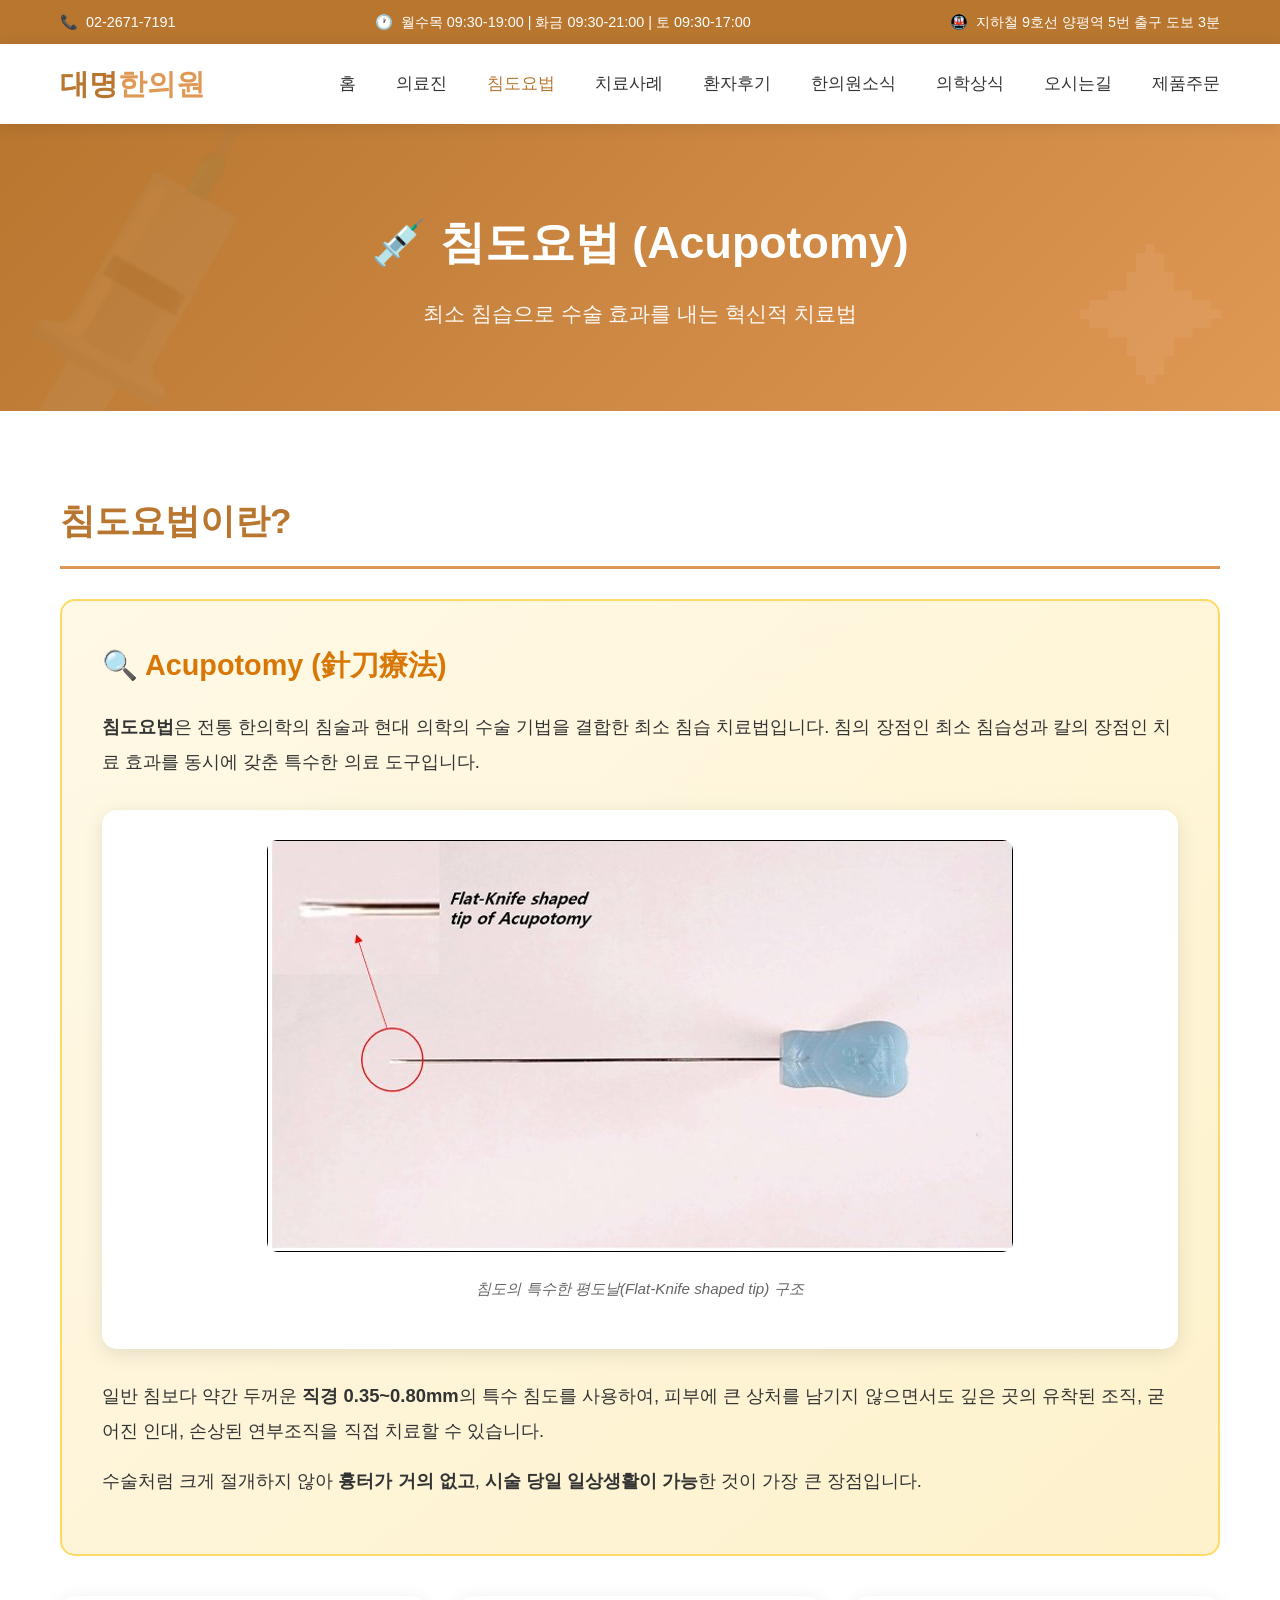
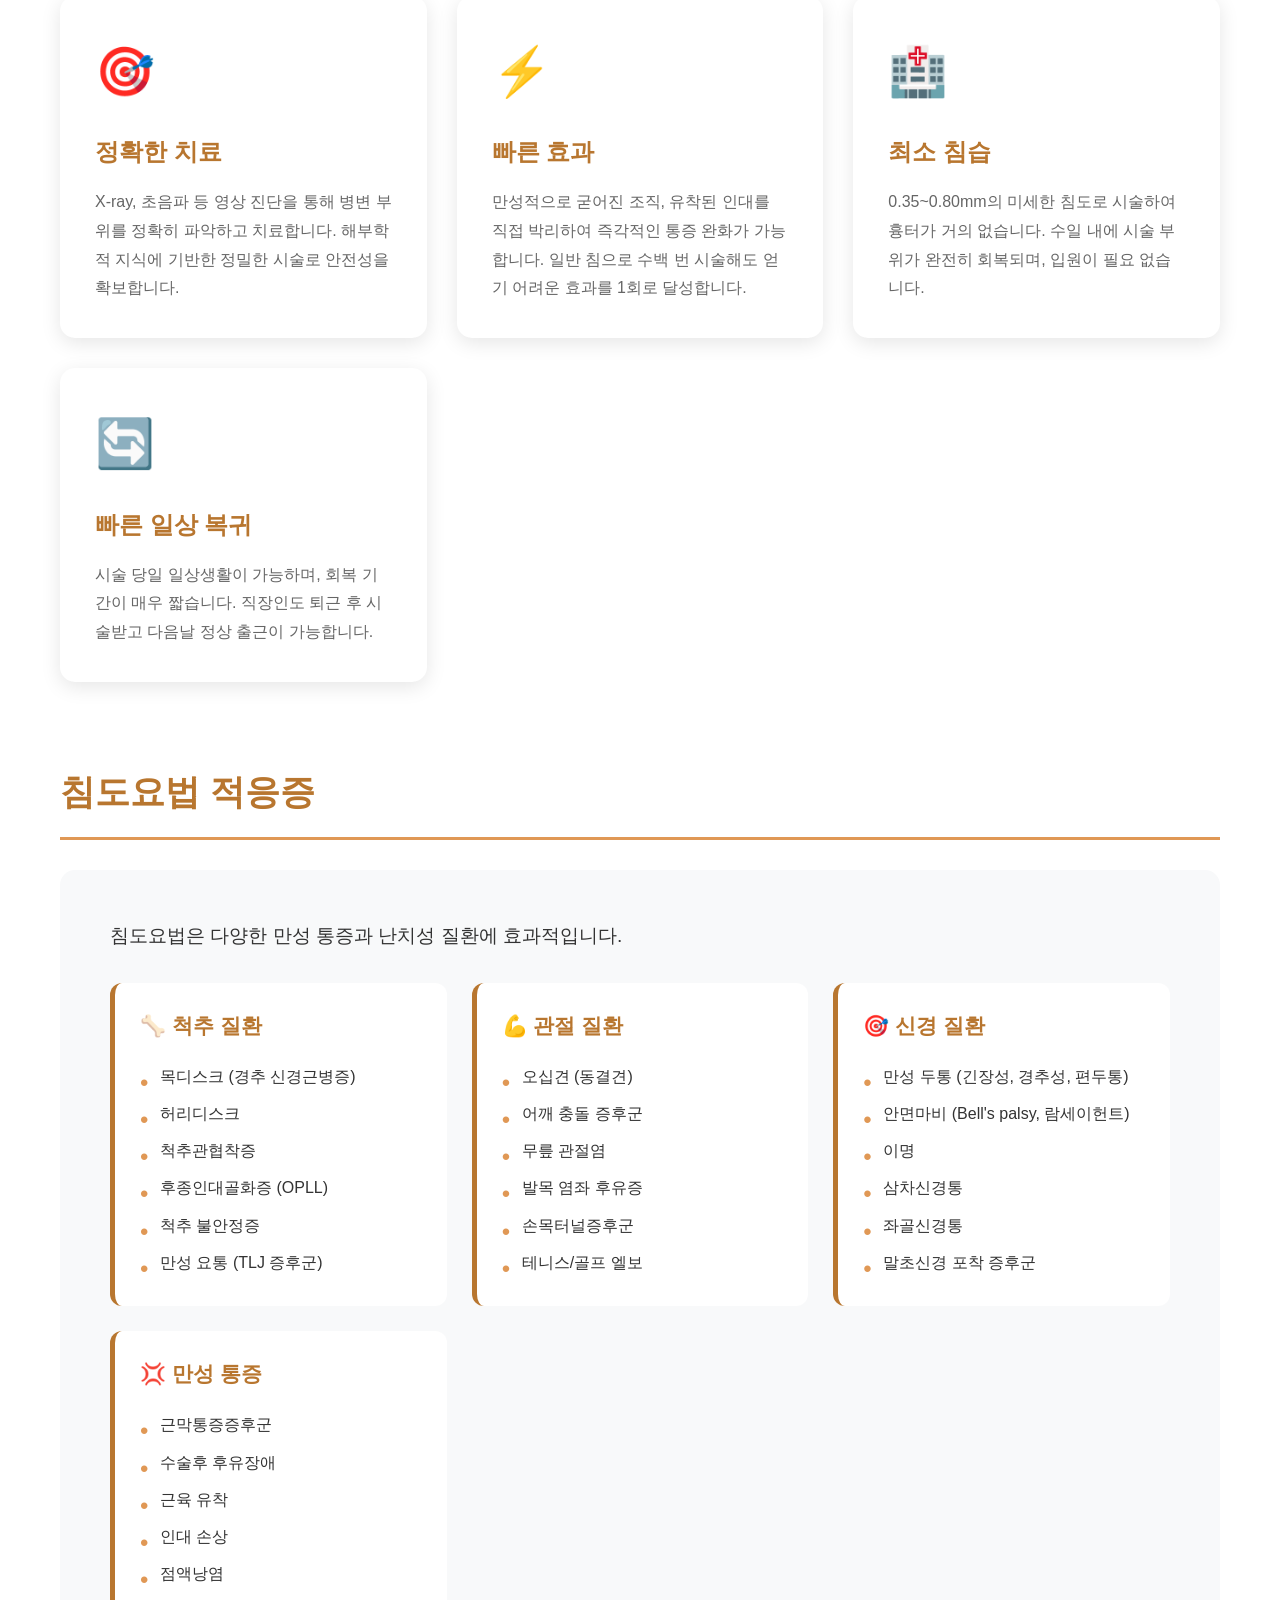
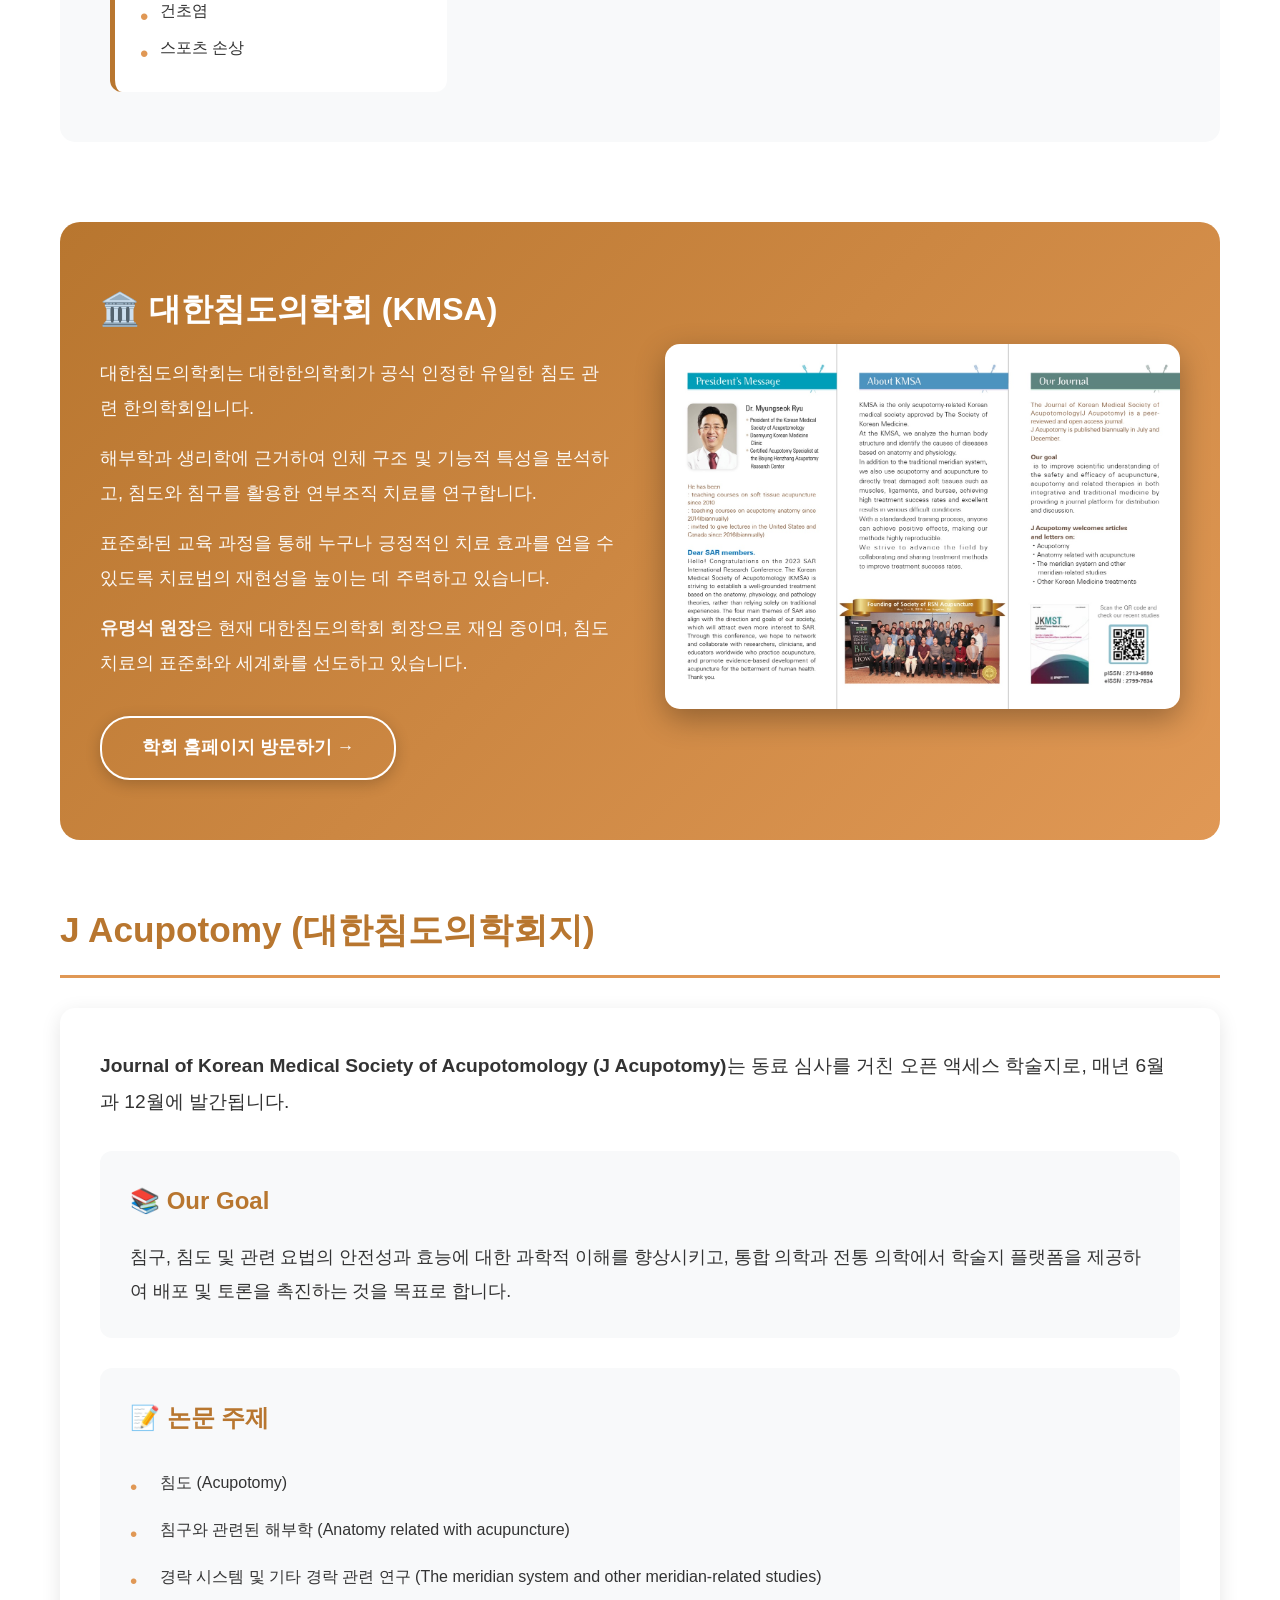
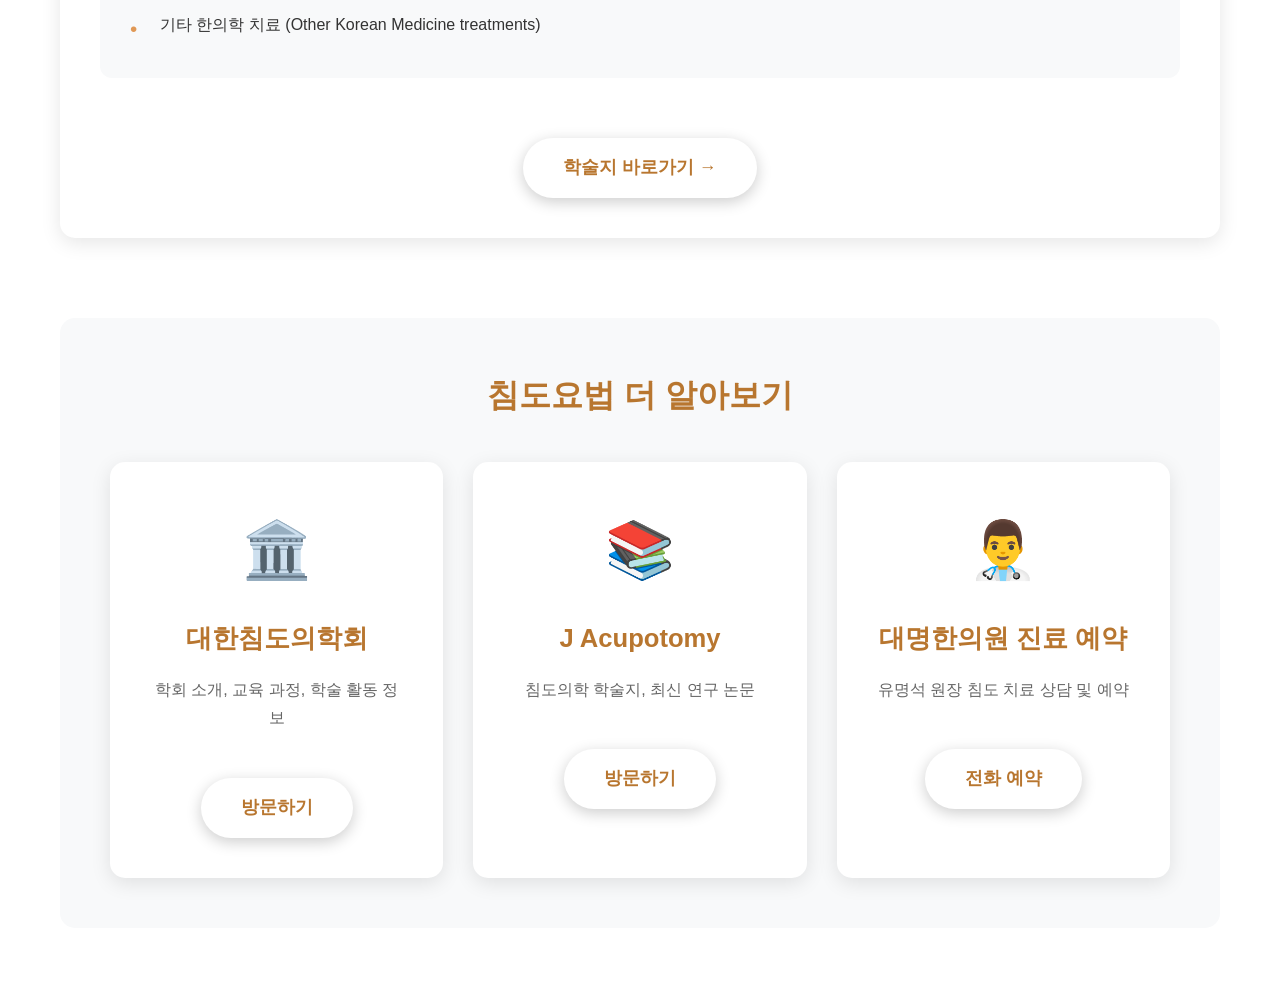
<file: acupotomy.html>
<!DOCTYPE html>
<html lang="ko">
<head>
    <meta charset="UTF-8">
    <meta name="viewport" content="width=device-width, initial-scale=1.0">
    <meta name="description" content="침도요법 소개 - 대명한의원">
    <title>침도요법 - 대명한의원</title>
    <style>
        * {
            margin: 0;
            padding: 0;
            box-sizing: border-box;
        }
        
        :root {
            --primary-color: #b8762f;
            --secondary-color: #e09855;
            --accent-color: #d4af37;
            --text-dark: #333;
            --text-light: #666;
            --bg-light: #f8f9fa;
        }
        
        body {
            font-family: 'Noto Sans KR', -apple-system, BlinkMacSystemFont, sans-serif;
            line-height: 1.7;
            color: var(--text-dark);
        }
        
        /* 상단 정보바 */
        .top-bar {
            background-color: var(--primary-color);
            color: white;
            padding: 10px 0;
            font-size: 0.9em;
        }
        
        .top-bar-content {
            max-width: 1200px;
            margin: 0 auto;
            padding: 0 20px;
            display: flex;
            justify-content: space-between;
            align-items: center;
            flex-wrap: wrap;
            gap: 15px;
        }
        
        .top-bar-item {
            display: flex;
            align-items: center;
            gap: 8px;
        }
        
        /* 네비게이션 */
        nav {
            background: white;
            box-shadow: 0 2px 15px rgba(0,0,0,0.1);
            position: sticky;
            top: 0;
            z-index: 1000;
        }
        
        .nav-container {
            max-width: 1200px;
            margin: 0 auto;
            padding: 0 20px;
            display: flex;
            justify-content: space-between;
            align-items: center;
            height: 80px;
        }
        
        .logo {
            font-size: 1.8em;
            font-weight: 700;
            color: var(--primary-color);
            text-decoration: none;
        }
        
        .logo span {
            color: var(--secondary-color);
        }
        
        .nav-menu {
            display: flex;
            list-style: none;
            gap: 40px;
        }
        
        .nav-menu a {
            text-decoration: none;
            color: var(--text-dark);
            font-weight: 500;
            font-size: 1.05em;
            transition: color 0.3s;
        }
        
        .nav-menu a:hover,
        .nav-menu a.active {
            color: var(--primary-color);
        }
        
        /* 페이지 헤더 */
        .page-header {
            background: linear-gradient(135deg, var(--primary-color) 0%, var(--secondary-color) 100%);
            color: white;
            padding: 80px 20px;
            text-align: center;
            position: relative;
            overflow: hidden;
        }
        
        .page-header::before {
            content: '💉';
            position: absolute;
            font-size: 300px;
            opacity: 0.05;
            top: -80px;
            left: -50px;
            transform: rotate(-15deg);
            pointer-events: none;
        }
        
        .page-header::after {
            content: '✦';
            position: absolute;
            font-size: 150px;
            opacity: 0.06;
            bottom: -40px;
            right: 50px;
            pointer-events: none;
        }
        
        .page-header h1 {
            font-size: 2.8em;
            margin-bottom: 15px;
            font-weight: 700;
        }
        
        .page-header p {
            font-size: 1.3em;
            opacity: 0.95;
        }
        
        /* 컨테이너 */
        .container {
            max-width: 1200px;
            margin: 0 auto;
            padding: 80px 20px;
        }
        
        .section {
            margin-bottom: 80px;
        }
        
        .section-title {
            font-size: 2.2em;
            color: var(--primary-color);
            margin-bottom: 30px;
            padding-bottom: 15px;
            border-bottom: 3px solid var(--secondary-color);
        }
        
        /* 침도 소개 */
        .intro-box {
            background: 
                linear-gradient(135deg, rgba(255, 249, 230, 0.95) 0%, rgba(255, 243, 204, 0.95) 100%),
                url('acupotomy-bg.jpg');
            background-size: cover;
            background-position: center;
            padding: 40px;
            border-radius: 15px;
            border: 2px solid #ffd966;
            margin-bottom: 40px;
            position: relative;
        }
        
        .intro-box h3 {
            color: #d97706;
            font-size: 1.8em;
            margin-bottom: 20px;
        }
        
        .intro-box p {
            font-size: 1.15em;
            line-height: 1.9;
            margin-bottom: 15px;
        }
        
        /* 특징 그리드 */
        .features-grid {
            display: grid;
            grid-template-columns: repeat(auto-fit, minmax(280px, 1fr));
            gap: 30px;
            margin-top: 40px;
        }
        
        .feature-card {
            background: white;
            padding: 35px;
            border-radius: 15px;
            box-shadow: 0 5px 20px rgba(0,0,0,0.1);
            transition: transform 0.3s ease;
        }
        
        .feature-card:hover {
            transform: translateY(-10px);
        }
        
        .feature-icon {
            font-size: 3em;
            margin-bottom: 20px;
        }
        
        .feature-card h3 {
            color: var(--primary-color);
            font-size: 1.5em;
            margin-bottom: 15px;
        }
        
        .feature-card p {
            color: var(--text-light);
            line-height: 1.8;
        }
        
        /* 적응증 */
        .indications {
            background: var(--bg-light);
            padding: 50px;
            border-radius: 15px;
        }
        
        .indications-grid {
            display: grid;
            grid-template-columns: repeat(auto-fit, minmax(250px, 1fr));
            gap: 25px;
            margin-top: 30px;
        }
        
        .indication-item {
            background: white;
            padding: 25px;
            border-radius: 12px;
            border-left: 5px solid var(--primary-color);
        }
        
        .indication-item h4 {
            color: var(--primary-color);
            font-size: 1.3em;
            margin-bottom: 15px;
        }
        
        .indication-item ul {
            list-style: none;
        }
        
        .indication-item li {
            padding: 5px 0;
            padding-left: 20px;
            position: relative;
        }
        
        .indication-item li::before {
            content: '•';
            position: absolute;
            left: 0;
            color: var(--secondary-color);
            font-size: 1.5em;
        }
        
        /* 학회 정보 */
        .society-info {
            background: linear-gradient(135deg, var(--primary-color) 0%, var(--secondary-color) 100%);
            color: white;
            padding: 60px 40px;
            border-radius: 20px;
            margin: 60px 0;
        }
        
        .society-content {
            display: grid;
            grid-template-columns: 1fr 1fr;
            gap: 50px;
            align-items: center;
        }
        
        .society-text h3 {
            font-size: 2em;
            margin-bottom: 20px;
        }
        
        .society-text p {
            font-size: 1.15em;
            line-height: 1.9;
            margin-bottom: 15px;
            opacity: 0.95;
        }
        
        .society-image {
            text-align: center;
        }
        
        .society-image img {
            max-width: 100%;
            border-radius: 15px;
            box-shadow: 0 10px 30px rgba(0,0,0,0.3);
        }
        
        /* 버튼 */
        .btn {
            display: inline-block;
            padding: 15px 40px;
            background: white;
            color: var(--primary-color);
            text-decoration: none;
            border-radius: 30px;
            font-weight: 600;
            font-size: 1.1em;
            transition: all 0.3s ease;
            box-shadow: 0 4px 15px rgba(0,0,0,0.2);
            margin-top: 20px;
        }
        
        .btn:hover {
            transform: translateY(-3px);
            box-shadow: 0 6px 20px rgba(0,0,0,0.3);
        }
        
        .btn-outline {
            background: transparent;
            color: white;
            border: 2px solid white;
        }
        
        .btn-outline:hover {
            background: white;
            color: var(--primary-color);
        }
        
        /* 외부 링크 섹션 */
        .external-links {
            background: var(--bg-light);
            padding: 50px;
            border-radius: 15px;
            margin-top: 60px;
        }
        
        .links-grid {
            display: grid;
            grid-template-columns: repeat(auto-fit, minmax(300px, 1fr));
            gap: 30px;
            margin-top: 30px;
        }
        
        .link-card {
            background: white;
            padding: 40px;
            border-radius: 15px;
            text-align: center;
            box-shadow: 0 5px 20px rgba(0,0,0,0.1);
            transition: all 0.3s ease;
        }
        
        .link-card:hover {
            transform: translateY(-10px);
            box-shadow: 0 10px 30px rgba(44, 95, 45, 0.2);
        }
        
        .link-icon {
            font-size: 3.5em;
            margin-bottom: 20px;
        }
        
        .link-card h3 {
            color: var(--primary-color);
            font-size: 1.6em;
            margin-bottom: 15px;
        }
        
        .link-card p {
            color: var(--text-light);
            margin-bottom: 25px;
            line-height: 1.8;
        }
        
        @media (max-width: 968px) {
            .society-content {
                grid-template-columns: 1fr;
            }
            
            .nav-menu {
                display: none;
            }
        }
    </style>
</head>
<body>
    <!-- 상단 정보바 -->
    <div class="top-bar">
        <div class="top-bar-content">
            <div class="top-bar-item">
                <span>📞</span>
                <span>02-2671-7191</span>
            </div>
            <div class="top-bar-item">
                <span>🕐</span>
                <span>월수목 09:30-19:00 | 화금 09:30-21:00 | 토 09:30-17:00</span>
            </div>
            <div class="top-bar-item">
                <span>🚇</span>
                <span>지하철 9호선 양평역 5번 출구 도보 3분</span>
            </div>
        </div>
    </div>

    <!-- 네비게이션 -->
    <nav>
        <div class="nav-container">
            <a href="index.html" class="logo">대명<span>한의원</span></a>
            <ul class="nav-menu">
                <li><a href="index.html">홈</a></li>
                <li><a href="doctors.html">의료진</a></li>
                <li><a href="acupotomy.html" class="active">침도요법</a></li>
                <li><a href="cases.html">치료사례</a></li>
                <li><a href="reviews.html">환자후기</a></li>
                <li><a href="news.html">한의원소식</a></li>
                <li><a href="health-tips.html">의학상식</a></li>
                <li><a href="index.html#contact">오시는길</a></li>
                <li><a href="products.html">제품주문</a></li>
            </ul>
        </div>
    </nav>

    <!-- 페이지 헤더 -->
    <div class="page-header">
        <h1>💉 침도요법 (Acupotomy)</h1>
        <p>최소 침습으로 수술 효과를 내는 혁신적 치료법</p>
    </div>

    <div class="container">
        <!-- 침도 소개 -->
        <section class="section">
            <h2 class="section-title">침도요법이란?</h2>
            
            <div class="intro-box">
                <h3>🔍 Acupotomy (針刀療法)</h3>
                <p>
                    <strong>침도요법</strong>은 전통 한의학의 침술과 현대 의학의 수술 기법을 결합한 최소 침습 치료법입니다.
                    침의 장점인 최소 침습성과 칼의 장점인 치료 효과를 동시에 갖춘 특수한 의료 도구입니다.
                </p>
                
                <!-- 실제 침도 사진 -->
                <div style="text-align: center; margin: 30px 0; padding: 30px; background: white; border-radius: 15px; box-shadow: 0 5px 20px rgba(0,0,0,0.1);">
                    <img src="acupotomy-real.jpg" alt="침도의 Flat-Knife shaped tip" style="max-width: 100%; height: auto; border-radius: 10px;">
                    <p style="margin-top: 15px; color: #666; font-size: 0.95em; font-style: italic;">
                        침도의 특수한 평도날(Flat-Knife shaped tip) 구조
                    </p>
                </div>
                
                <p>
                    일반 침보다 약간 두꺼운 <strong>직경 0.35~0.80mm</strong>의 특수 침도를 사용하여, 
                    피부에 큰 상처를 남기지 않으면서도 깊은 곳의 유착된 조직, 굳어진 인대, 
                    손상된 연부조직을 직접 치료할 수 있습니다.
                </p>
                <p>
                    수술처럼 크게 절개하지 않아 <strong>흉터가 거의 없고</strong>, 
                    <strong>시술 당일 일상생활이 가능</strong>한 것이 가장 큰 장점입니다.
                </p>
            </div>

            <div class="features-grid">
                <div class="feature-card">
                    <div class="feature-icon">🎯</div>
                    <h3>정확한 치료</h3>
                    <p>X-ray, 초음파 등 영상 진단을 통해 병변 부위를 정확히 파악하고 치료합니다. 해부학적 지식에 기반한 정밀한 시술로 안전성을 확보합니다.</p>
                </div>
                <div class="feature-card">
                    <div class="feature-icon">⚡</div>
                    <h3>빠른 효과</h3>
                    <p>만성적으로 굳어진 조직, 유착된 인대를 직접 박리하여 즉각적인 통증 완화가 가능합니다. 일반 침으로 수백 번 시술해도 얻기 어려운 효과를 1회로 달성합니다.</p>
                </div>
                <div class="feature-card">
                    <div class="feature-icon">🏥</div>
                    <h3>최소 침습</h3>
                    <p>0.35~0.80mm의 미세한 침도로 시술하여 흉터가 거의 없습니다. 수일 내에 시술 부위가 완전히 회복되며, 입원이 필요 없습니다.</p>
                </div>
                <div class="feature-card">
                    <div class="feature-icon">🔄</div>
                    <h3>빠른 일상 복귀</h3>
                    <p>시술 당일 일상생활이 가능하며, 회복 기간이 매우 짧습니다. 직장인도 퇴근 후 시술받고 다음날 정상 출근이 가능합니다.</p>
                </div>
            </div>
        </section>

        <!-- 적응증 -->
        <section class="section">
            <h2 class="section-title">침도요법 적응증</h2>
            
            <div class="indications">
                <p style="font-size: 1.2em; margin-bottom: 30px; color: var(--text-dark);">
                    침도요법은 다양한 만성 통증과 난치성 질환에 효과적입니다.
                </p>
                <div class="indications-grid">
                    <div class="indication-item">
                        <h4>🦴 척추 질환</h4>
                        <ul>
                            <li>목디스크 (경추 신경근병증)</li>
                            <li>허리디스크</li>
                            <li>척추관협착증</li>
                            <li>후종인대골화증 (OPLL)</li>
                            <li>척추 불안정증</li>
                            <li>만성 요통 (TLJ 증후군)</li>
                        </ul>
                    </div>
                    <div class="indication-item">
                        <h4>💪 관절 질환</h4>
                        <ul>
                            <li>오십견 (동결견)</li>
                            <li>어깨 충돌 증후군</li>
                            <li>무릎 관절염</li>
                            <li>발목 염좌 후유증</li>
                            <li>손목터널증후군</li>
                            <li>테니스/골프 엘보</li>
                        </ul>
                    </div>
                    <div class="indication-item">
                        <h4>🎯 신경 질환</h4>
                        <ul>
                            <li>만성 두통 (긴장성, 경추성, 편두통)</li>
                            <li>안면마비 (Bell's palsy, 람세이헌트)</li>
                            <li>이명</li>
                            <li>삼차신경통</li>
                            <li>좌골신경통</li>
                            <li>말초신경 포착 증후군</li>
                        </ul>
                    </div>
                    <div class="indication-item">
                        <h4>💢 만성 통증</h4>
                        <ul>
                            <li>근막통증증후군</li>
                            <li>수술후 후유장애</li>
                            <li>근육 유착</li>
                            <li>인대 손상</li>
                            <li>점액낭염</li>
                            <li>건초염</li>
                            <li>스포츠 손상</li>
                        </ul>
                    </div>
                </div>
            </div>
        </section>

        <!-- 대한침도의학회 소개 -->
        <div class="society-info">
            <div class="society-content">
                <div class="society-text">
                    <h3>🏛️ 대한침도의학회 (KMSA)</h3>
                    <p>
                        대한침도의학회는 대한한의학회가 공식 인정한 유일한 침도 관련 한의학회입니다.
                    </p>
                    <p>
                        해부학과 생리학에 근거하여 인체 구조 및 기능적 특성을 분석하고, 
                        침도와 침구를 활용한 연부조직 치료를 연구합니다.
                    </p>
                    <p>
                        표준화된 교육 과정을 통해 누구나 긍정적인 치료 효과를 얻을 수 있도록 
                        치료법의 재현성을 높이는 데 주력하고 있습니다.
                    </p>
                    <p>
                        <strong>유명석 원장</strong>은 현재 대한침도의학회 회장으로 재임 중이며, 
                        침도 치료의 표준화와 세계화를 선도하고 있습니다.
                    </p>
                    <a href="http://www.acupotomy.kr/" target="_blank" class="btn btn-outline">학회 홈페이지 방문하기 →</a>
                </div>
                <div class="society-image">
                    <img src="kmsa-catalog.jpg" alt="대한침도의학회" style="max-width: 100%; border-radius: 15px;">
                </div>
            </div>
        </div>

        <!-- 학술지 소개 -->
        <section class="section">
            <h2 class="section-title">J Acupotomy (대한침도의학회지)</h2>
            
            <div style="background: white; padding: 40px; border-radius: 15px; box-shadow: 0 5px 20px rgba(0,0,0,0.1);">
                <p style="font-size: 1.2em; line-height: 1.9; margin-bottom: 20px;">
                    <strong>Journal of Korean Medical Society of Acupotomology (J Acupotomy)</strong>는 
                    동료 심사를 거친 오픈 액세스 학술지로, 매년 6월과 12월에 발간됩니다.
                </p>
                
                <div style="background: var(--bg-light); padding: 30px; border-radius: 12px; margin: 30px 0;">
                    <h3 style="color: var(--primary-color); font-size: 1.5em; margin-bottom: 20px;">📚 Our Goal</h3>
                    <p style="font-size: 1.1em; line-height: 1.9;">
                        침구, 침도 및 관련 요법의 안전성과 효능에 대한 과학적 이해를 향상시키고, 
                        통합 의학과 전통 의학에서 학술지 플랫폼을 제공하여 배포 및 토론을 촉진하는 것을 목표로 합니다.
                    </p>
                </div>
                
                <div style="background: var(--bg-light); padding: 30px; border-radius: 12px;">
                    <h3 style="color: var(--primary-color); font-size: 1.5em; margin-bottom: 20px;">📝 논문 주제</h3>
                    <ul style="list-style: none; padding: 0;">
                        <li style="padding: 10px 0; padding-left: 30px; position: relative;">
                            <span style="position: absolute; left: 0; color: var(--secondary-color); font-size: 1.3em;">•</span>
                            침도 (Acupotomy)
                        </li>
                        <li style="padding: 10px 0; padding-left: 30px; position: relative;">
                            <span style="position: absolute; left: 0; color: var(--secondary-color); font-size: 1.3em;">•</span>
                            침구와 관련된 해부학 (Anatomy related with acupuncture)
                        </li>
                        <li style="padding: 10px 0; padding-left: 30px; position: relative;">
                            <span style="position: absolute; left: 0; color: var(--secondary-color); font-size: 1.3em;">•</span>
                            경락 시스템 및 기타 경락 관련 연구 (The meridian system and other meridian-related studies)
                        </li>
                        <li style="padding: 10px 0; padding-left: 30px; position: relative;">
                            <span style="position: absolute; left: 0; color: var(--secondary-color); font-size: 1.3em;">•</span>
                            기타 한의학 치료 (Other Korean Medicine treatments)
                        </li>
                    </ul>
                </div>
                
                <div style="text-align: center; margin-top: 40px;">
                    <a href="https://www.jkmst.org/" target="_blank" class="btn">학술지 바로가기 →</a>
                </div>
            </div>
        </section>

        <!-- 외부 링크 -->
        <div class="external-links">
            <h2 style="text-align: center; font-size: 2em; color: var(--primary-color); margin-bottom: 40px;">
                침도요법 더 알아보기
            </h2>
            <div class="links-grid">
                <div class="link-card">
                    <div class="link-icon">🏛️</div>
                    <h3>대한침도의학회</h3>
                    <p>학회 소개, 교육 과정, 학술 활동 정보</p>
                    <a href="http://www.acupotomy.kr/" target="_blank" class="btn">방문하기</a>
                </div>
                <div class="link-card">
                    <div class="link-icon">📚</div>
                    <h3>J Acupotomy</h3>
                    <p>침도의학 학술지, 최신 연구 논문</p>
                    <a href="https://www.jkmst.org/" target="_blank" class="btn">방문하기</a>
                </div>
                <div class="link-card">
                    <div class="link-icon">👨‍⚕️</div>
                    <h3>대명한의원 진료 예약</h3>
                    <p>유명석 원장 침도 치료 상담 및 예약</p>
                    <a href="tel:02-2671-7191" class="btn">전화 예약</a>
                </div>
            </div>
        </div>
    </div>
</body>
</html>
</file>
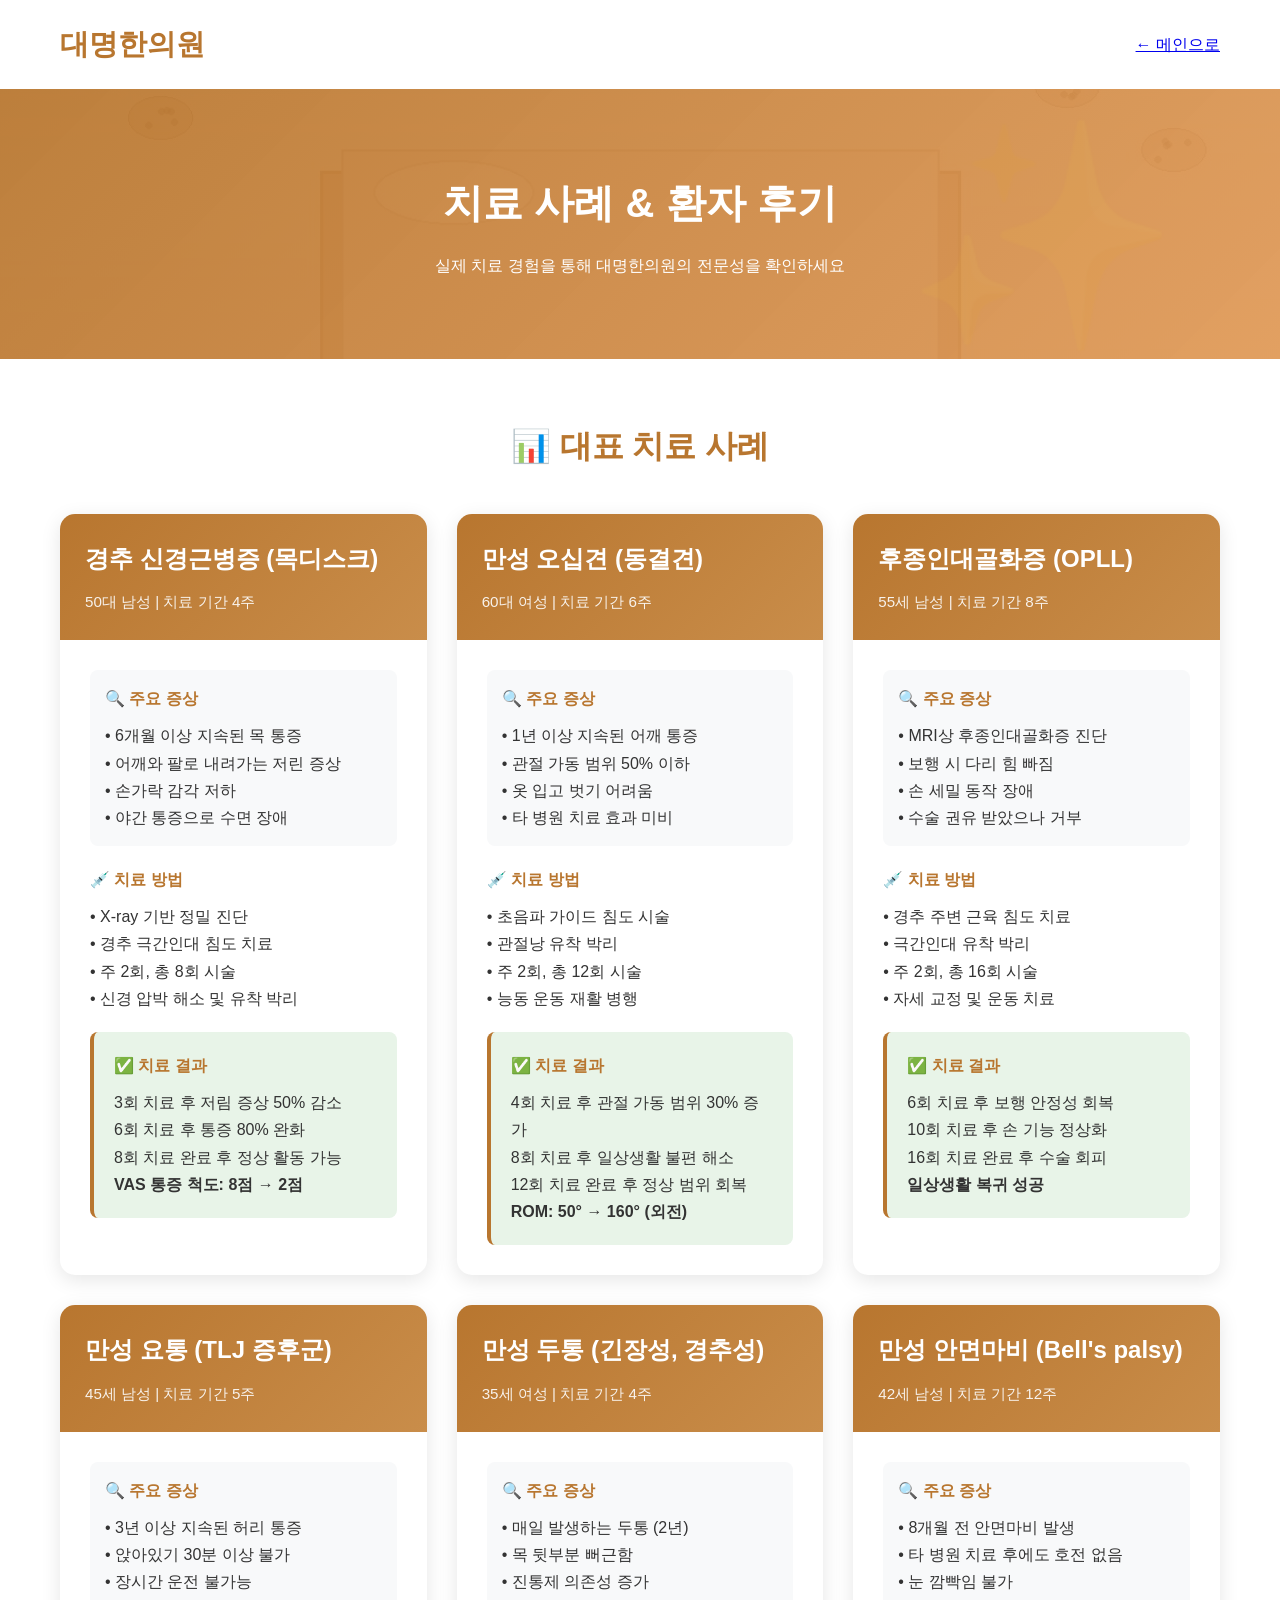
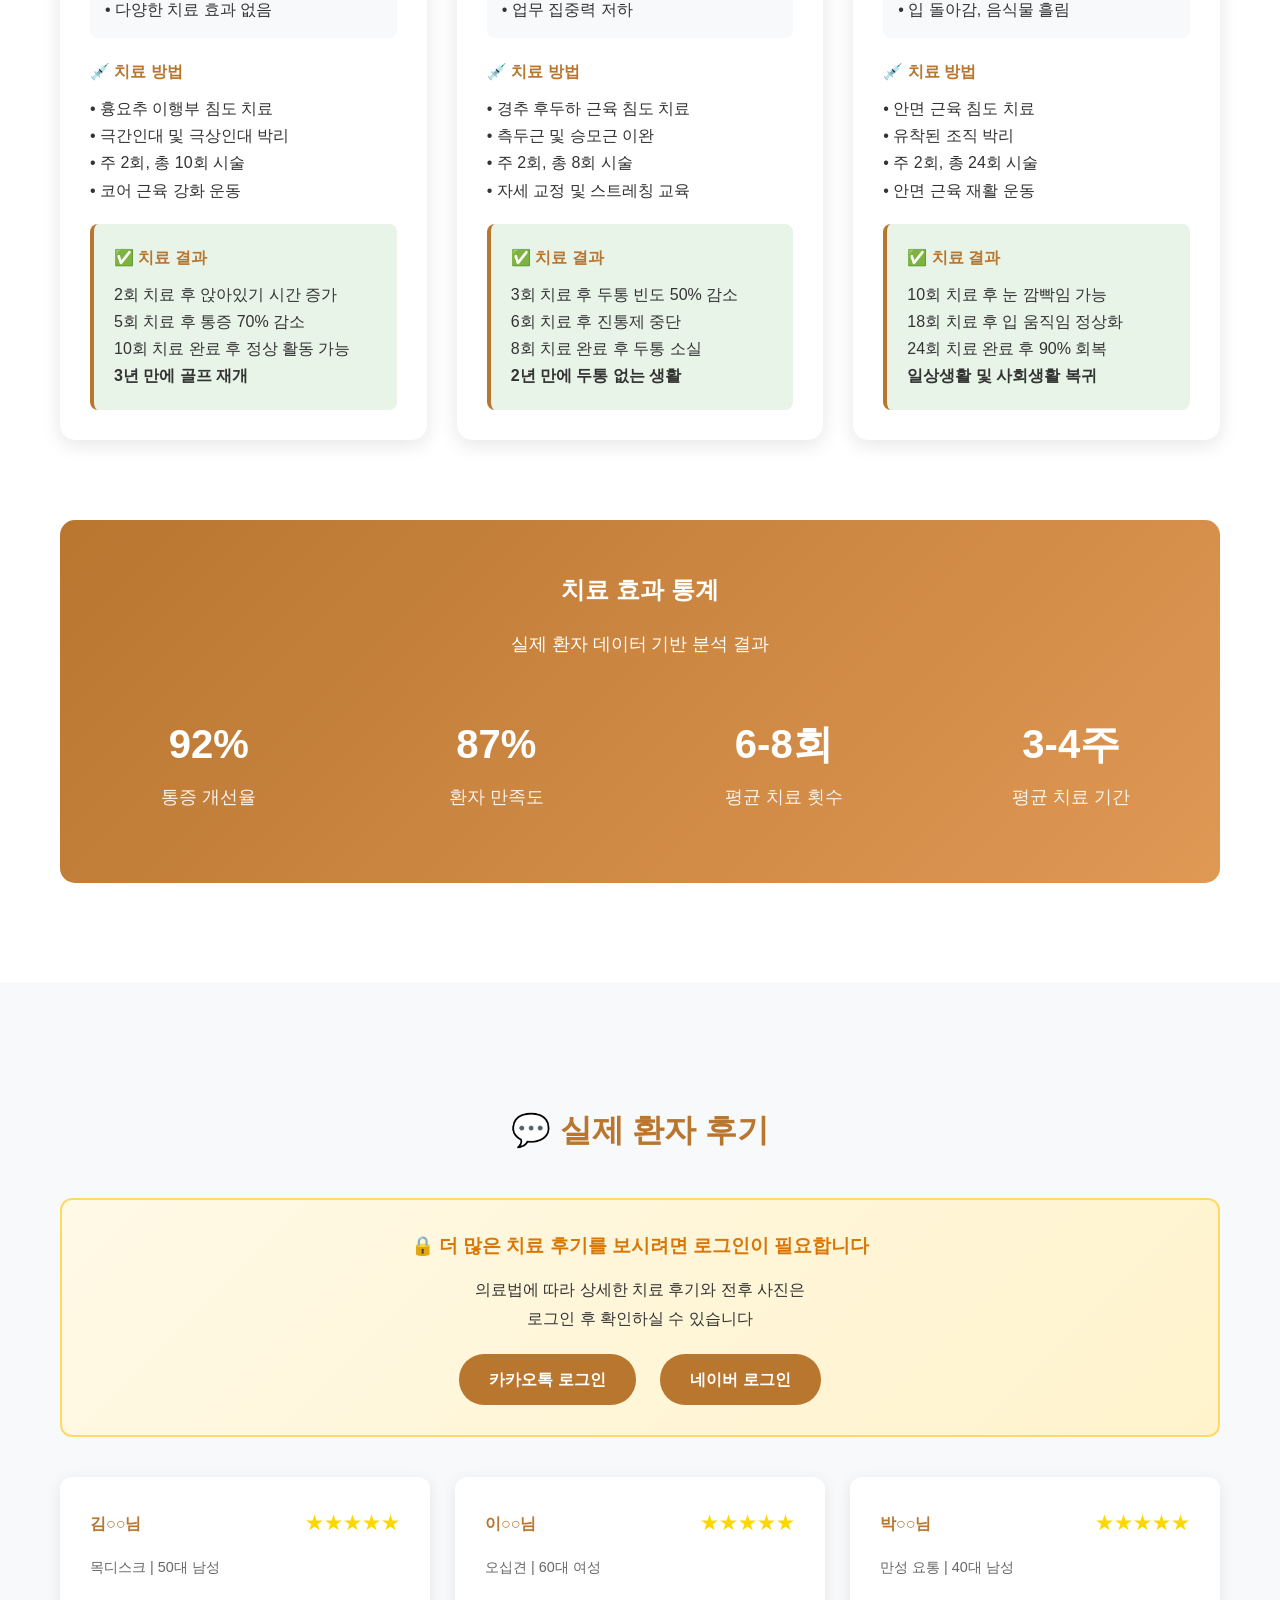
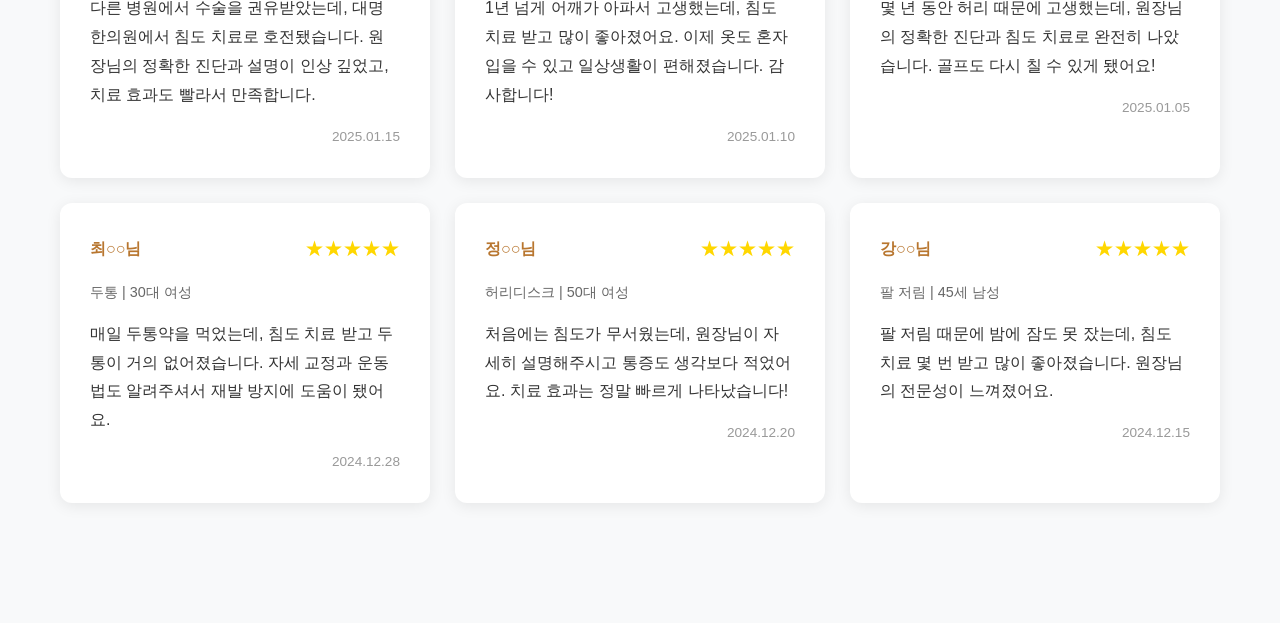
<file: cases.html>
<!DOCTYPE html>
<html lang="ko">
<head>
    <meta charset="UTF-8">
    <meta name="viewport" content="width=device-width, initial-scale=1.0">
    <title>치료 사례 - 대명한의원</title>
    <style>
        * {
            margin: 0;
            padding: 0;
            box-sizing: border-box;
        }
        
        body {
            font-family: 'Noto Sans KR', sans-serif;
            line-height: 1.7;
            color: #333;
        }
        
        /* 상단 네비게이션은 메인과 동일하게 유지 */
        nav {
            background: white;
            box-shadow: 0 2px 15px rgba(0,0,0,0.1);
            padding: 20px 0;
        }
        
        .nav-container {
            max-width: 1200px;
            margin: 0 auto;
            padding: 0 20px;
            display: flex;
            justify-content: space-between;
            align-items: center;
        }
        
        .logo {
            font-size: 1.8em;
            font-weight: 700;
            color: #b8762f;
            text-decoration: none;
        }
        
        .page-header {
            background: 
                linear-gradient(135deg, rgba(184, 118, 47, 0.93) 0%, rgba(224, 152, 85, 0.90) 100%),
                url('treatment-bg.jpg');
            background-size: cover;
            background-position: center;
            color: white;
            padding: 80px 20px;
            text-align: center;
            position: relative;
            overflow: hidden;
        }
        
        .page-header::before {
            content: '✨';
            position: absolute;
            font-size: 220px;
            opacity: 0.06;
            top: -40px;
            right: 100px;
            pointer-events: none;
        }
        
        .page-header h1 {
            font-size: 2.5em;
            margin-bottom: 15px;
        }
        
        .container {
            max-width: 1200px;
            margin: 0 auto;
            padding: 60px 20px;
        }
        
        .section-title {
            font-size: 2em;
            color: #b8762f;
            margin-bottom: 40px;
            text-align: center;
        }
        
        /* 치료 사례 카드 */
        .case-grid {
            display: grid;
            grid-template-columns: repeat(auto-fit, minmax(350px, 1fr));
            gap: 30px;
            margin-bottom: 80px;
        }
        
        .case-card {
            background: white;
            border-radius: 15px;
            overflow: hidden;
            box-shadow: 0 5px 20px rgba(0,0,0,0.1);
            transition: transform 0.3s ease;
        }
        
        .case-card:hover {
            transform: translateY(-10px);
        }
        
        .case-header {
            background: linear-gradient(135deg, #b8762f 0%, #c98d4a 100%);
            color: white;
            padding: 25px;
        }
        
        .case-title {
            font-size: 1.5em;
            margin-bottom: 10px;
        }
        
        .case-meta {
            opacity: 0.9;
            font-size: 0.95em;
        }
        
        .case-body {
            padding: 30px;
        }
        
        .case-symptom {
            background: #f8f9fa;
            padding: 15px;
            border-radius: 8px;
            margin-bottom: 20px;
        }
        
        .case-symptom h4 {
            color: #b8762f;
            margin-bottom: 10px;
        }
        
        .case-treatment {
            margin-bottom: 20px;
        }
        
        .case-treatment h4 {
            color: #b8762f;
            margin-bottom: 10px;
        }
        
        .case-result {
            background: #e8f4e8;
            padding: 20px;
            border-radius: 8px;
            border-left: 4px solid #b8762f;
        }
        
        .case-result h4 {
            color: #b8762f;
            margin-bottom: 10px;
        }
        
        /* 환자 후기 */
        .review-section {
            background: #f8f9fa;
            padding: 60px 0;
        }
        
        .review-grid {
            display: grid;
            grid-template-columns: repeat(auto-fit, minmax(300px, 1fr));
            gap: 25px;
        }
        
        .review-card {
            background: white;
            padding: 30px;
            border-radius: 12px;
            box-shadow: 0 3px 15px rgba(0,0,0,0.08);
        }
        
        .review-header {
            display: flex;
            justify-content: space-between;
            align-items: center;
            margin-bottom: 15px;
        }
        
        .review-author {
            font-weight: 600;
            color: #b8762f;
        }
        
        .review-rating {
            color: #ffd700;
            font-size: 1.2em;
        }
        
        .review-condition {
            color: #666;
            font-size: 0.9em;
            margin-bottom: 15px;
        }
        
        .review-text {
            line-height: 1.8;
            color: #333;
        }
        
        .review-date {
            text-align: right;
            color: #999;
            font-size: 0.85em;
            margin-top: 15px;
        }
        
        /* 로그인 안내 */
        .login-notice {
            background: linear-gradient(135deg, #fff9e6 0%, #fff3cc 100%);
            border: 2px solid #ffd966;
            border-radius: 12px;
            padding: 30px;
            text-align: center;
            margin: 40px 0;
        }
        
        .login-notice h3 {
            color: #d97706;
            margin-bottom: 15px;
        }
        
        .login-notice p {
            margin-bottom: 20px;
            line-height: 1.8;
        }
        
        .login-btn {
            display: inline-block;
            padding: 12px 30px;
            background: #b8762f;
            color: white;
            text-decoration: none;
            border-radius: 25px;
            font-weight: 600;
            margin: 0 10px;
            transition: all 0.3s ease;
        }
        
        .login-btn:hover {
            background: #c98d4a;
            transform: translateY(-2px);
        }
        
        /* 통계 요약 */
        .stats-summary {
            background: linear-gradient(135deg, #b8762f 0%, #e09855 100%);
            color: white;
            padding: 50px 20px;
            border-radius: 15px;
            margin: 40px 0;
            text-align: center;
        }
        
        .stats-grid {
            display: grid;
            grid-template-columns: repeat(auto-fit, minmax(150px, 1fr));
            gap: 30px;
            margin-top: 30px;
        }
        
        .stat-item {
            padding: 20px;
        }
        
        .stat-number {
            font-size: 2.5em;
            font-weight: 700;
            margin-bottom: 5px;
        }
        
        .stat-label {
            font-size: 1.1em;
            opacity: 0.9;
        }
        
        @media (max-width: 768px) {
            .case-grid {
                grid-template-columns: 1fr;
            }
        }
    </style>
</head>
<body>
    <nav>
        <div class="nav-container">
            <a href="index.html" class="logo">대명한의원</a>
            <a href="index.html">← 메인으로</a>
        </div>
    </nav>

    <div class="page-header">
        <h1>치료 사례 & 환자 후기</h1>
        <p>실제 치료 경험을 통해 대명한의원의 전문성을 확인하세요</p>
    </div>

    <div class="container">
        <h2 class="section-title">📊 대표 치료 사례</h2>
        
        <div class="case-grid">
            <div class="case-card">
                <div class="case-header">
                    <h3 class="case-title">경추 신경근병증 (목디스크)</h3>
                    <p class="case-meta">50대 남성 | 치료 기간 4주</p>
                </div>
                <div class="case-body">
                    <div class="case-symptom">
                        <h4>🔍 주요 증상</h4>
                        <p>• 6개월 이상 지속된 목 통증<br>
                        • 어깨와 팔로 내려가는 저린 증상<br>
                        • 손가락 감각 저하<br>
                        • 야간 통증으로 수면 장애</p>
                    </div>
                    
                    <div class="case-treatment">
                        <h4>💉 치료 방법</h4>
                        <p>• X-ray 기반 정밀 진단<br>
                        • 경추 극간인대 침도 치료<br>
                        • 주 2회, 총 8회 시술<br>
                        • 신경 압박 해소 및 유착 박리</p>
                    </div>
                    
                    <div class="case-result">
                        <h4>✅ 치료 결과</h4>
                        <p>3회 치료 후 저림 증상 50% 감소<br>
                        6회 치료 후 통증 80% 완화<br>
                        8회 치료 완료 후 정상 활동 가능<br>
                        <strong>VAS 통증 척도: 8점 → 2점</strong></p>
                    </div>
                </div>
            </div>

            <div class="case-card">
                <div class="case-header">
                    <h3 class="case-title">만성 오십견 (동결견)</h3>
                    <p class="case-meta">60대 여성 | 치료 기간 6주</p>
                </div>
                <div class="case-body">
                    <div class="case-symptom">
                        <h4>🔍 주요 증상</h4>
                        <p>• 1년 이상 지속된 어깨 통증<br>
                        • 관절 가동 범위 50% 이하<br>
                        • 옷 입고 벗기 어려움<br>
                        • 타 병원 치료 효과 미비</p>
                    </div>
                    
                    <div class="case-treatment">
                        <h4>💉 치료 방법</h4>
                        <p>• 초음파 가이드 침도 시술<br>
                        • 관절낭 유착 박리<br>
                        • 주 2회, 총 12회 시술<br>
                        • 능동 운동 재활 병행</p>
                    </div>
                    
                    <div class="case-result">
                        <h4>✅ 치료 결과</h4>
                        <p>4회 치료 후 관절 가동 범위 30% 증가<br>
                        8회 치료 후 일상생활 불편 해소<br>
                        12회 치료 완료 후 정상 범위 회복<br>
                        <strong>ROM: 50° → 160° (외전)</strong></p>
                    </div>
                </div>
            </div>

            <div class="case-card">
                <div class="case-header">
                    <h3 class="case-title">후종인대골화증 (OPLL)</h3>
                    <p class="case-meta">55세 남성 | 치료 기간 8주</p>
                </div>
                <div class="case-body">
                    <div class="case-symptom">
                        <h4>🔍 주요 증상</h4>
                        <p>• MRI상 후종인대골화증 진단<br>
                        • 보행 시 다리 힘 빠짐<br>
                        • 손 세밀 동작 장애<br>
                        • 수술 권유 받았으나 거부</p>
                    </div>
                    
                    <div class="case-treatment">
                        <h4>💉 치료 방법</h4>
                        <p>• 경추 주변 근육 침도 치료<br>
                        • 극간인대 유착 박리<br>
                        • 주 2회, 총 16회 시술<br>
                        • 자세 교정 및 운동 치료</p>
                    </div>
                    
                    <div class="case-result">
                        <h4>✅ 치료 결과</h4>
                        <p>6회 치료 후 보행 안정성 회복<br>
                        10회 치료 후 손 기능 정상화<br>
                        16회 치료 완료 후 수술 회피<br>
                        <strong>일상생활 복귀 성공</strong></p>
                    </div>
                </div>
            </div>

            <div class="case-card">
                <div class="case-header">
                    <h3 class="case-title">만성 요통 (TLJ 증후군)</h3>
                    <p class="case-meta">45세 남성 | 치료 기간 5주</p>
                </div>
                <div class="case-body">
                    <div class="case-symptom">
                        <h4>🔍 주요 증상</h4>
                        <p>• 3년 이상 지속된 허리 통증<br>
                        • 앉아있기 30분 이상 불가<br>
                        • 장시간 운전 불가능<br>
                        • 다양한 치료 효과 없음</p>
                    </div>
                    
                    <div class="case-treatment">
                        <h4>💉 치료 방법</h4>
                        <p>• 흉요추 이행부 침도 치료<br>
                        • 극간인대 및 극상인대 박리<br>
                        • 주 2회, 총 10회 시술<br>
                        • 코어 근육 강화 운동</p>
                    </div>
                    
                    <div class="case-result">
                        <h4>✅ 치료 결과</h4>
                        <p>2회 치료 후 앉아있기 시간 증가<br>
                        5회 치료 후 통증 70% 감소<br>
                        10회 치료 완료 후 정상 활동 가능<br>
                        <strong>3년 만에 골프 재개</strong></p>
                    </div>
                </div>
            </div>

            <div class="case-card">
                <div class="case-header">
                    <h3 class="case-title">만성 두통 (긴장성, 경추성)</h3>
                    <p class="case-meta">35세 여성 | 치료 기간 4주</p>
                </div>
                <div class="case-body">
                    <div class="case-symptom">
                        <h4>🔍 주요 증상</h4>
                        <p>• 매일 발생하는 두통 (2년)<br>
                        • 목 뒷부분 뻐근함<br>
                        • 진통제 의존성 증가<br>
                        • 업무 집중력 저하</p>
                    </div>
                    
                    <div class="case-treatment">
                        <h4>💉 치료 방법</h4>
                        <p>• 경추 후두하 근육 침도 치료<br>
                        • 측두근 및 승모근 이완<br>
                        • 주 2회, 총 8회 시술<br>
                        • 자세 교정 및 스트레칭 교육</p>
                    </div>
                    
                    <div class="case-result">
                        <h4>✅ 치료 결과</h4>
                        <p>3회 치료 후 두통 빈도 50% 감소<br>
                        6회 치료 후 진통제 중단<br>
                        8회 치료 완료 후 두통 소실<br>
                        <strong>2년 만에 두통 없는 생활</strong></p>
                    </div>
                </div>
            </div>

            <div class="case-card">
                <div class="case-header">
                    <h3 class="case-title">만성 안면마비 (Bell's palsy)</h3>
                    <p class="case-meta">42세 남성 | 치료 기간 12주</p>
                </div>
                <div class="case-body">
                    <div class="case-symptom">
                        <h4>🔍 주요 증상</h4>
                        <p>• 8개월 전 안면마비 발생<br>
                        • 타 병원 치료 후에도 호전 없음<br>
                        • 눈 깜빡임 불가<br>
                        • 입 돌아감, 음식물 흘림</p>
                    </div>
                    
                    <div class="case-treatment">
                        <h4>💉 치료 방법</h4>
                        <p>• 안면 근육 침도 치료<br>
                        • 유착된 조직 박리<br>
                        • 주 2회, 총 24회 시술<br>
                        • 안면 근육 재활 운동</p>
                    </div>
                    
                    <div class="case-result">
                        <h4>✅ 치료 결과</h4>
                        <p>10회 치료 후 눈 깜빡임 가능<br>
                        18회 치료 후 입 움직임 정상화<br>
                        24회 치료 완료 후 90% 회복<br>
                        <strong>일상생활 및 사회생활 복귀</strong></p>
                    </div>
                </div>
            </div>
        </div>

        <div class="stats-summary">
            <h2 style="margin-bottom: 20px;">치료 효과 통계</h2>
            <p style="font-size: 1.1em; margin-bottom: 10px;">실제 환자 데이터 기반 분석 결과</p>
            <div class="stats-grid">
                <div class="stat-item">
                    <div class="stat-number">92%</div>
                    <div class="stat-label">통증 개선율</div>
                </div>
                <div class="stat-item">
                    <div class="stat-number">87%</div>
                    <div class="stat-label">환자 만족도</div>
                </div>
                <div class="stat-item">
                    <div class="stat-number">6-8회</div>
                    <div class="stat-label">평균 치료 횟수</div>
                </div>
                <div class="stat-item">
                    <div class="stat-number">3-4주</div>
                    <div class="stat-label">평균 치료 기간</div>
                </div>
            </div>
        </div>
    </div>

    <div class="review-section">
        <div class="container">
            <h2 class="section-title">💬 실제 환자 후기</h2>
            
            <div class="login-notice">
                <h3>🔒 더 많은 치료 후기를 보시려면 로그인이 필요합니다</h3>
                <p>
                    의료법에 따라 상세한 치료 후기와 전후 사진은<br>
                    로그인 후 확인하실 수 있습니다
                </p>
                <a href="#" class="login-btn">카카오톡 로그인</a>
                <a href="#" class="login-btn">네이버 로그인</a>
            </div>
            
            <div class="review-grid">
                <div class="review-card">
                    <div class="review-header">
                        <span class="review-author">김○○님</span>
                        <span class="review-rating">★★★★★</span>
                    </div>
                    <div class="review-condition">목디스크 | 50대 남성</div>
                    <div class="review-text">
                        다른 병원에서 수술을 권유받았는데, 대명한의원에서 침도 치료로 
                        호전됐습니다. 원장님의 정확한 진단과 설명이 인상 깊었고, 
                        치료 효과도 빨라서 만족합니다.
                    </div>
                    <div class="review-date">2025.01.15</div>
                </div>

                <div class="review-card">
                    <div class="review-header">
                        <span class="review-author">이○○님</span>
                        <span class="review-rating">★★★★★</span>
                    </div>
                    <div class="review-condition">오십견 | 60대 여성</div>
                    <div class="review-text">
                        1년 넘게 어깨가 아파서 고생했는데, 침도 치료 받고 많이 좋아졌어요. 
                        이제 옷도 혼자 입을 수 있고 일상생활이 편해졌습니다. 
                        감사합니다!
                    </div>
                    <div class="review-date">2025.01.10</div>
                </div>

                <div class="review-card">
                    <div class="review-header">
                        <span class="review-author">박○○님</span>
                        <span class="review-rating">★★★★★</span>
                    </div>
                    <div class="review-condition">만성 요통 | 40대 남성</div>
                    <div class="review-text">
                        몇 년 동안 허리 때문에 고생했는데, 원장님의 정확한 진단과 
                        침도 치료로 완전히 나았습니다. 골프도 다시 칠 수 있게 됐어요!
                    </div>
                    <div class="review-date">2025.01.05</div>
                </div>

                <div class="review-card">
                    <div class="review-header">
                        <span class="review-author">최○○님</span>
                        <span class="review-rating">★★★★★</span>
                    </div>
                    <div class="review-condition">두통 | 30대 여성</div>
                    <div class="review-text">
                        매일 두통약을 먹었는데, 침도 치료 받고 두통이 거의 없어졌습니다. 
                        자세 교정과 운동법도 알려주셔서 재발 방지에 도움이 됐어요.
                    </div>
                    <div class="review-date">2024.12.28</div>
                </div>

                <div class="review-card">
                    <div class="review-header">
                        <span class="review-author">정○○님</span>
                        <span class="review-rating">★★★★★</span>
                    </div>
                    <div class="review-condition">허리디스크 | 50대 여성</div>
                    <div class="review-text">
                        처음에는 침도가 무서웠는데, 원장님이 자세히 설명해주시고 
                        통증도 생각보다 적었어요. 치료 효과는 정말 빠르게 나타났습니다!
                    </div>
                    <div class="review-date">2024.12.20</div>
                </div>

                <div class="review-card">
                    <div class="review-header">
                        <span class="review-author">강○○님</span>
                        <span class="review-rating">★★★★★</span>
                    </div>
                    <div class="review-condition">팔 저림 | 45세 남성</div>
                    <div class="review-text">
                        팔 저림 때문에 밤에 잠도 못 잤는데, 침도 치료 몇 번 받고 
                        많이 좋아졌습니다. 원장님의 전문성이 느껴졌어요.
                    </div>
                    <div class="review-date">2024.12.15</div>
                </div>
            </div>
        </div>
    </div>
</body>
</html>
</file>
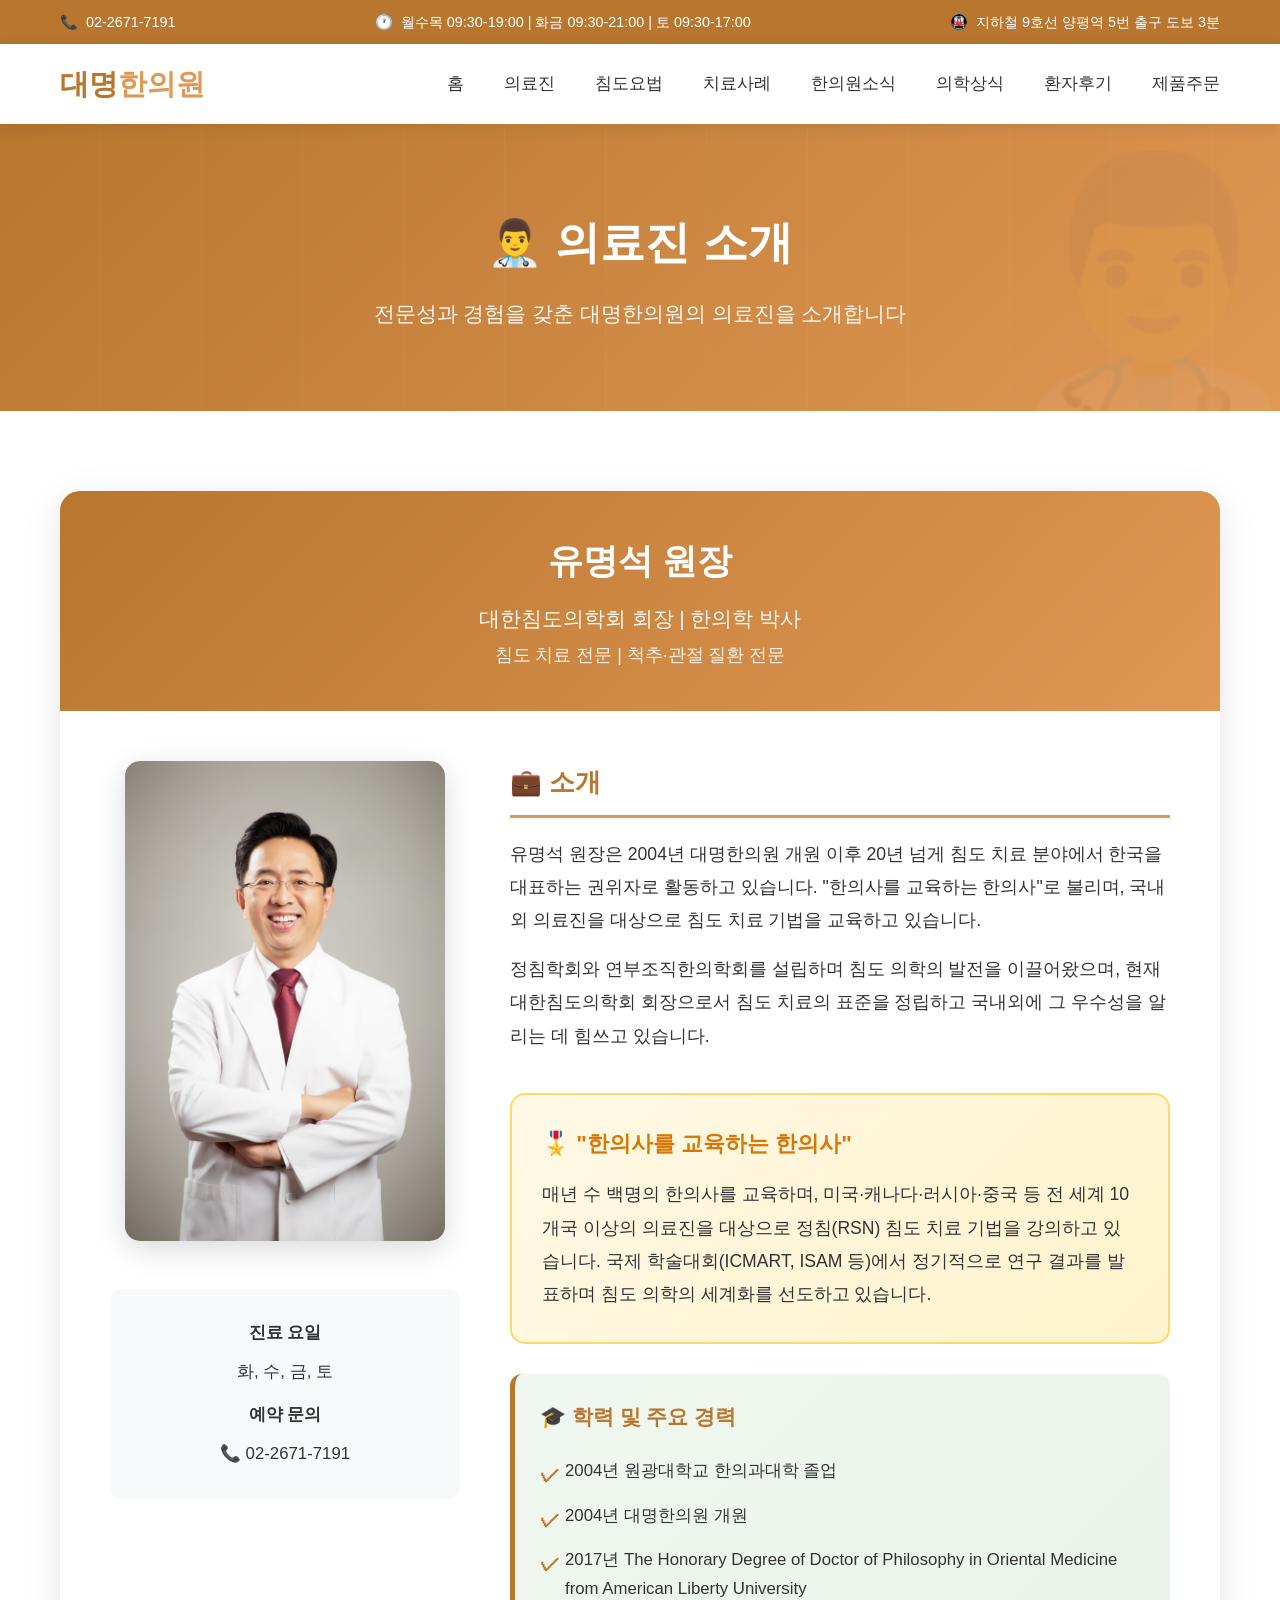
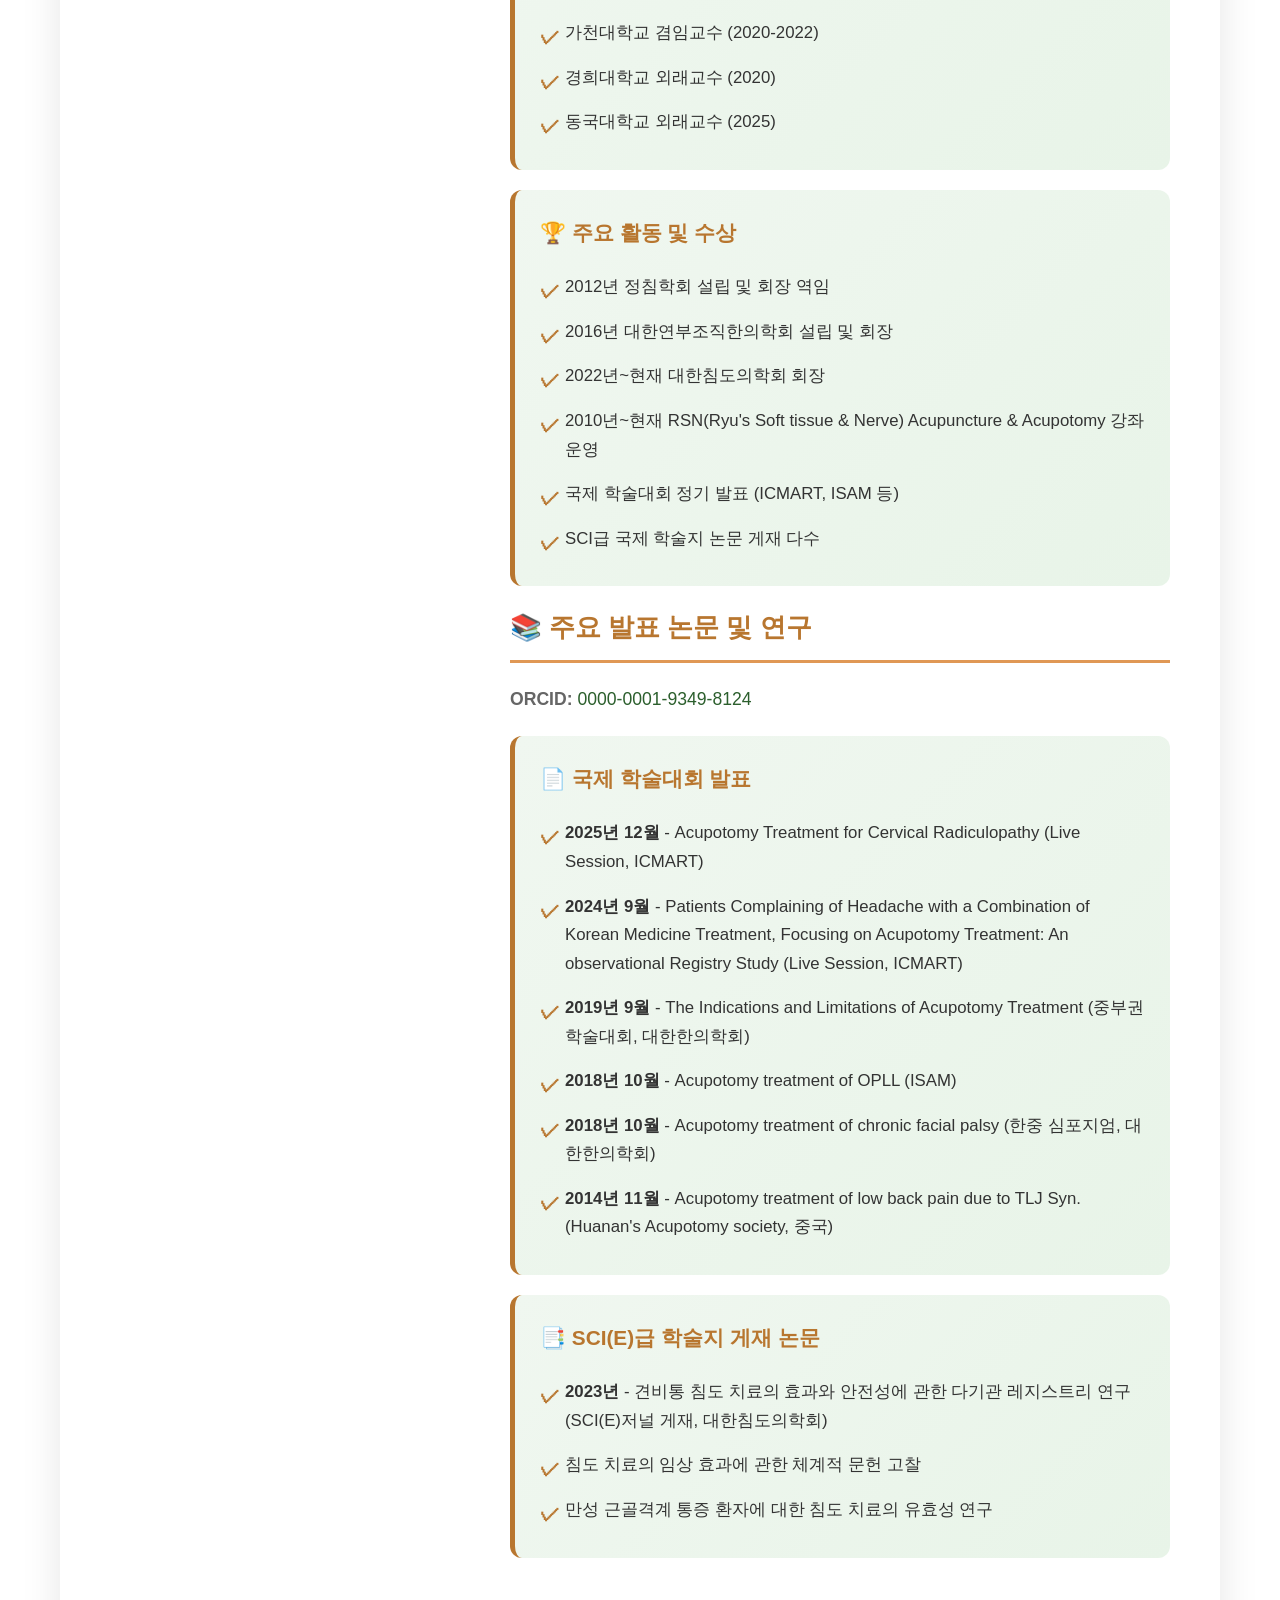
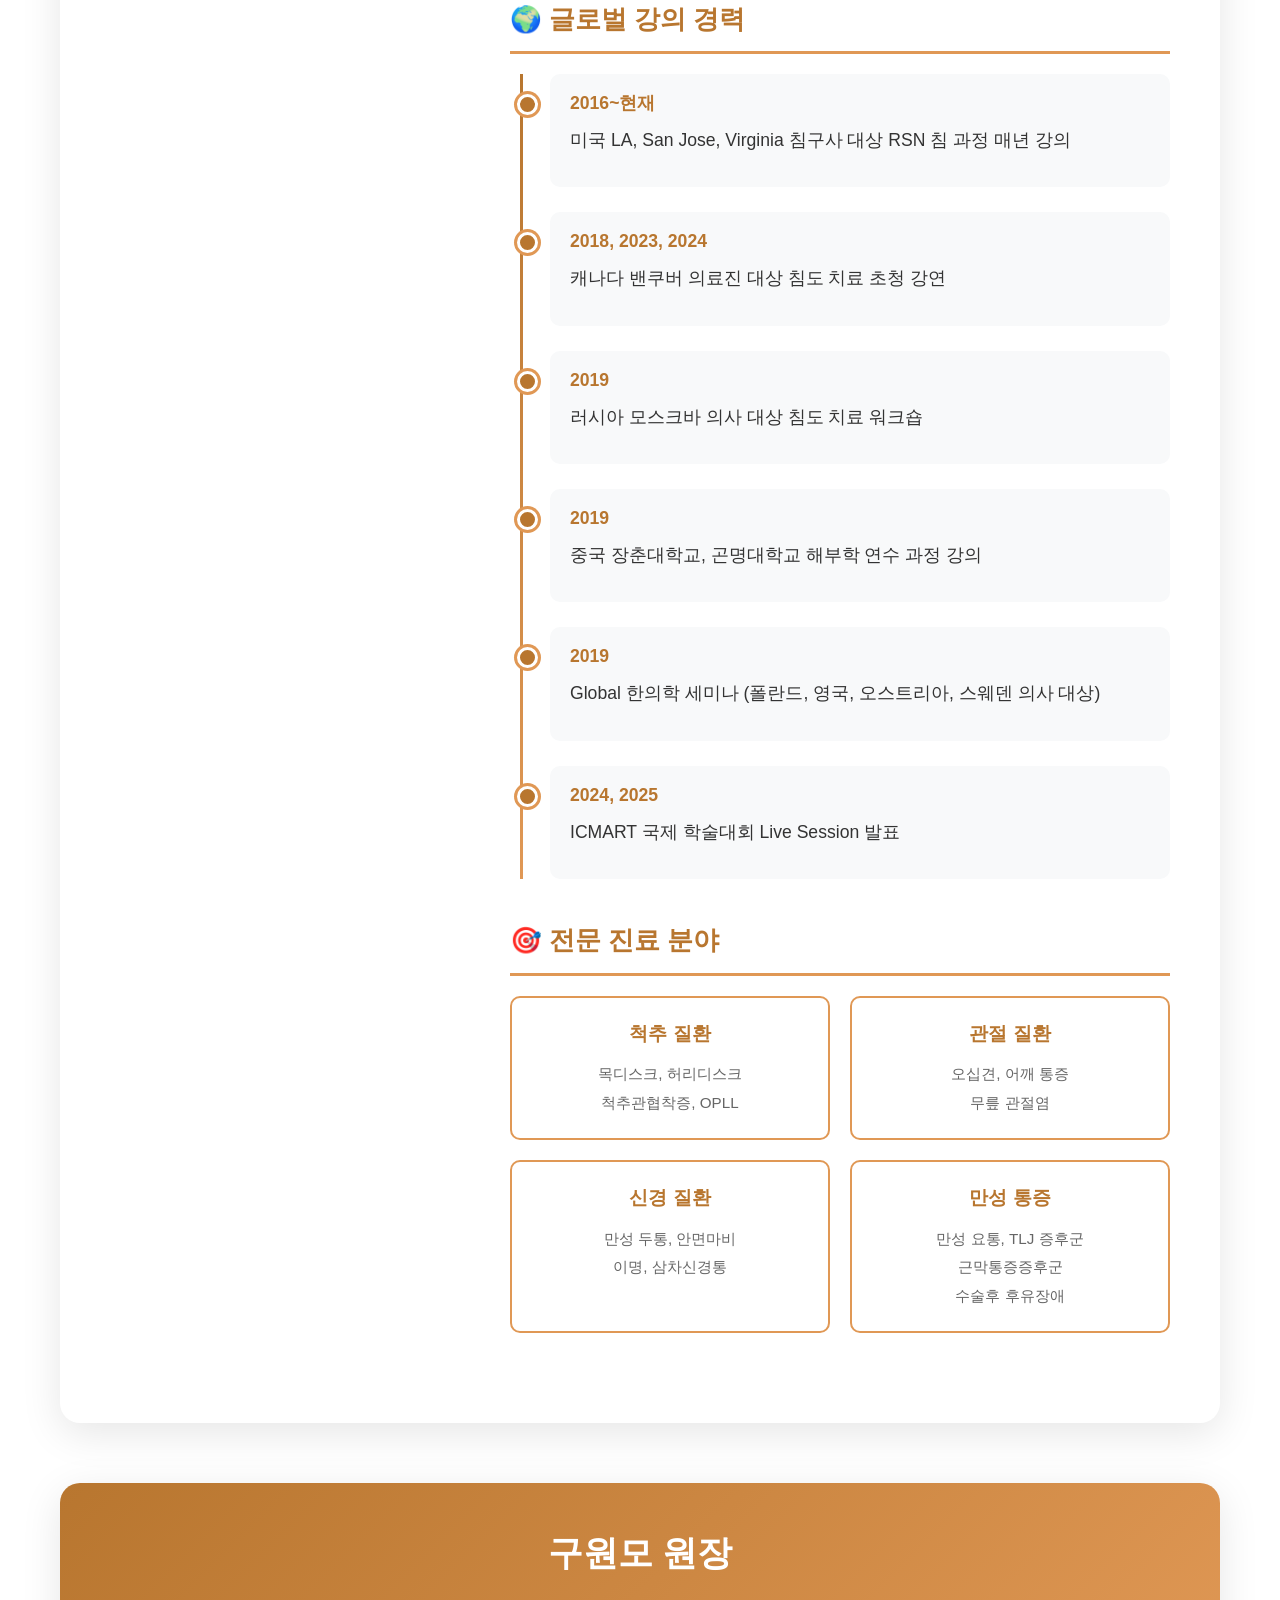
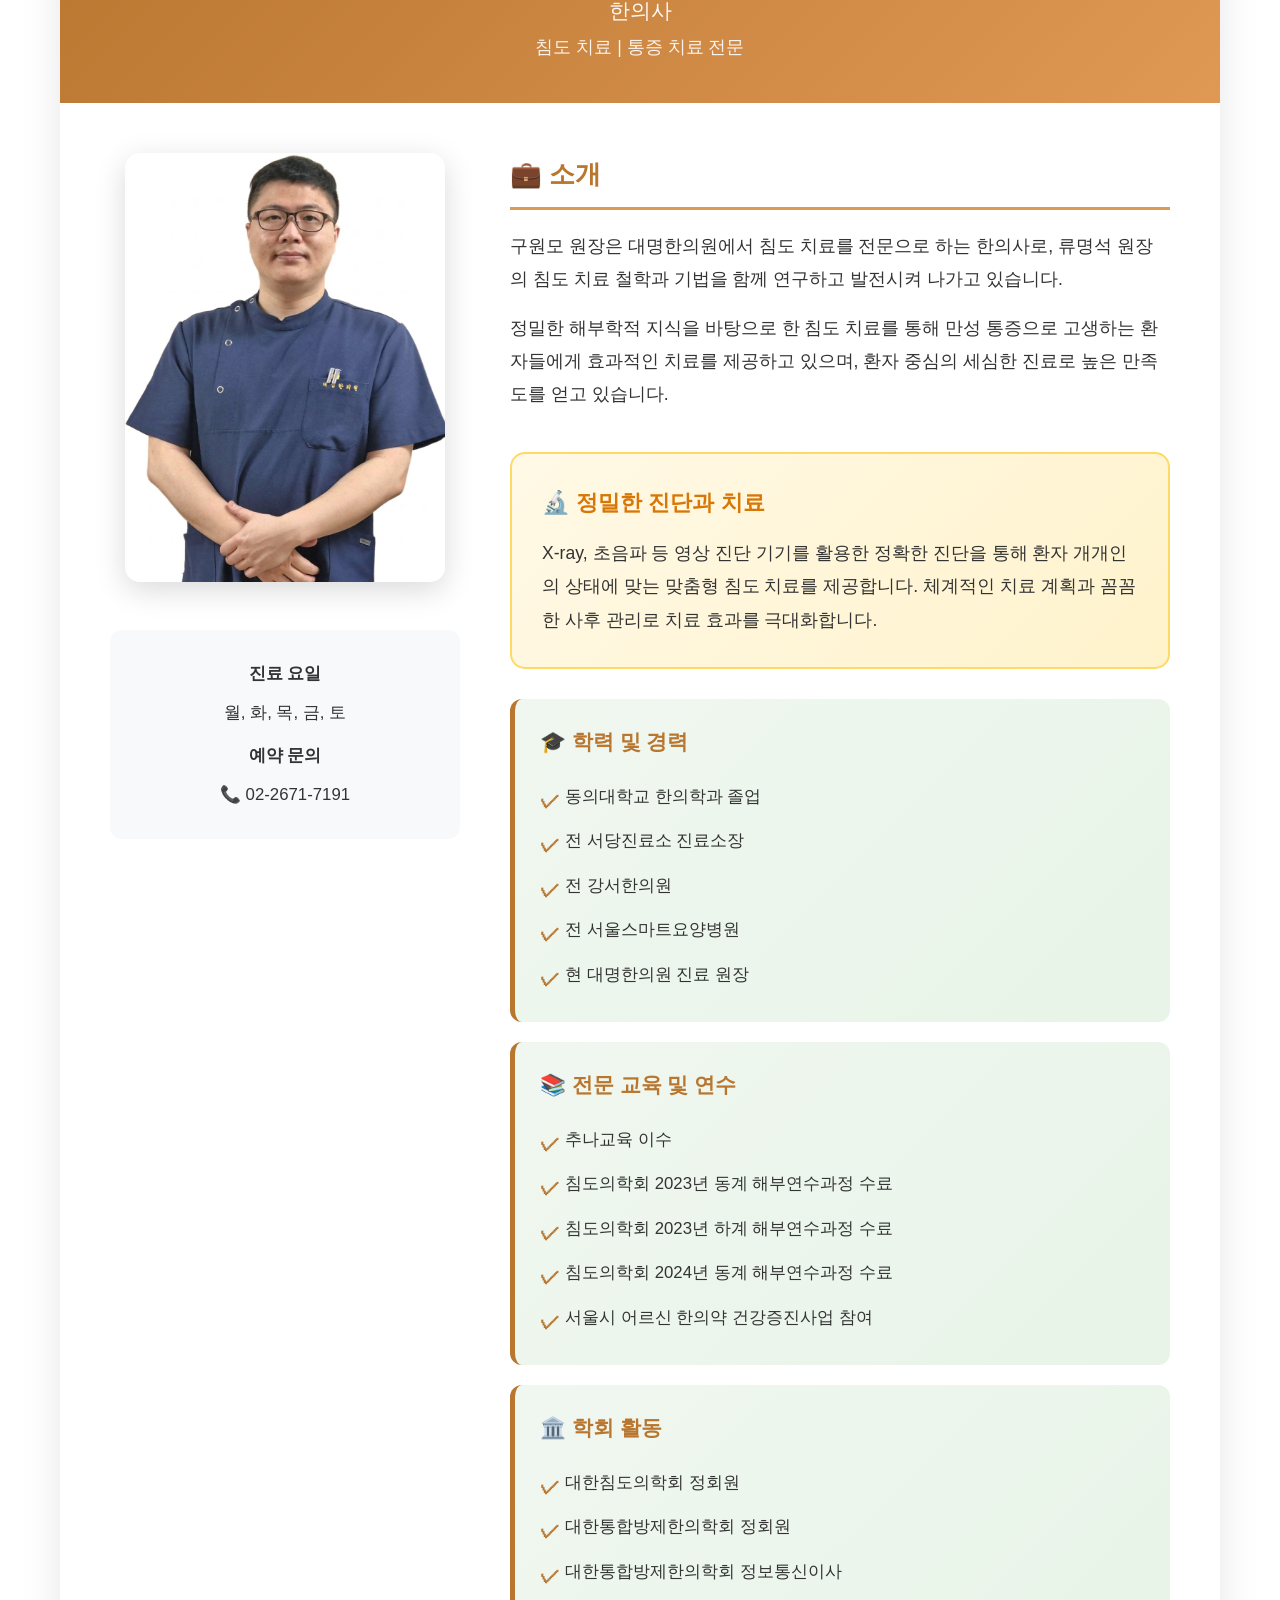
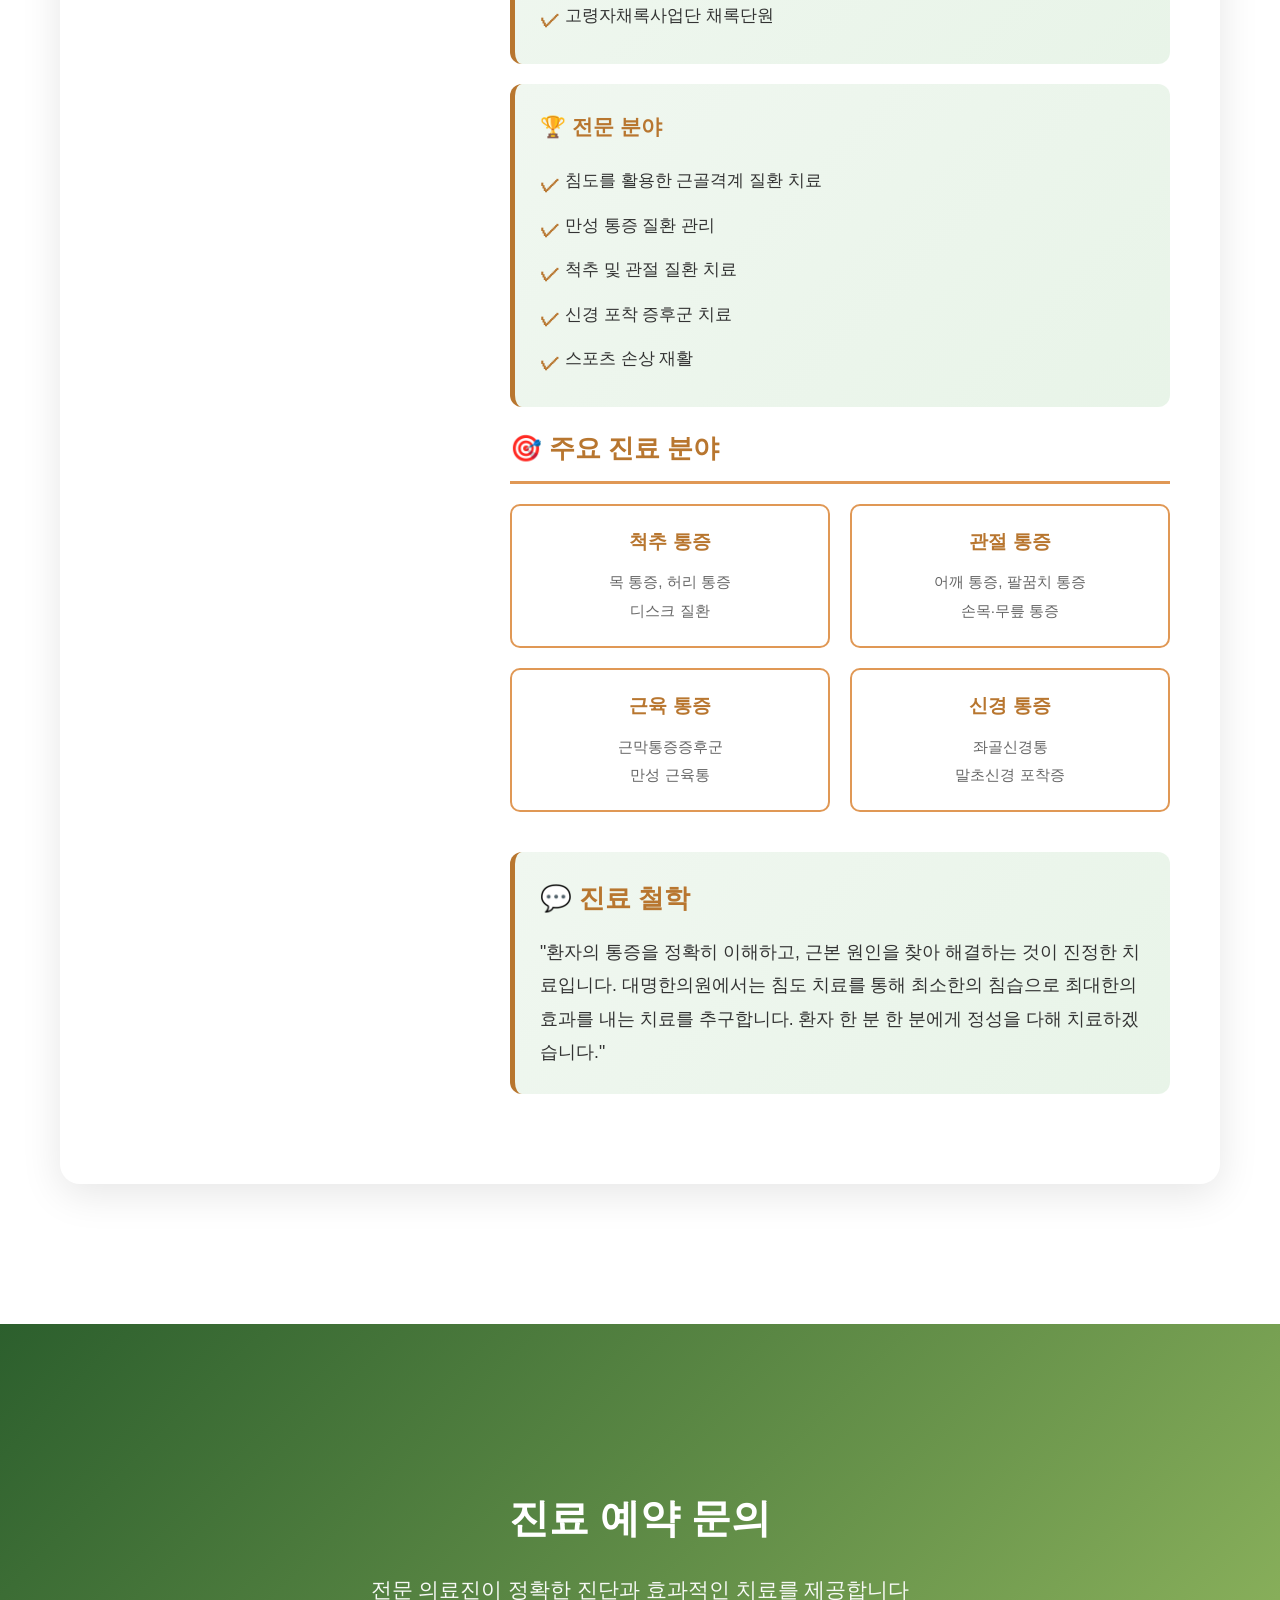
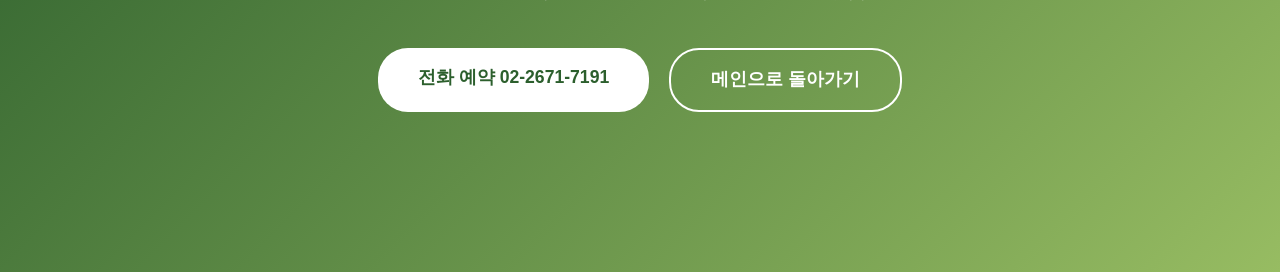
<file: doctors.html>
<!DOCTYPE html>
<html lang="ko">
<head>
    <meta charset="UTF-8">
    <meta name="viewport" content="width=device-width, initial-scale=1.0">
    <meta name="description" content="대명한의원 의료진 소개 - 류명석 원장, 구원모 원장">
    <title>의료진 소개 - 대명한의원</title>
    <style>
        * {
            margin: 0;
            padding: 0;
            box-sizing: border-box;
        }
        
        :root {
            --primary-color: #b8762f;
            --secondary-color: #e09855;
            --accent-color: #d4af37;
            --text-dark: #333;
            --text-light: #666;
            --bg-light: #f8f9fa;
        }
        
        body {
            font-family: 'Noto Sans KR', -apple-system, BlinkMacSystemFont, sans-serif;
            line-height: 1.7;
            color: var(--text-dark);
        }
        
        /* 상단 정보바 */
        .top-bar {
            background-color: var(--primary-color);
            color: white;
            padding: 10px 0;
            font-size: 0.9em;
        }
        
        .top-bar-content {
            max-width: 1200px;
            margin: 0 auto;
            padding: 0 20px;
            display: flex;
            justify-content: space-between;
            align-items: center;
            flex-wrap: wrap;
            gap: 15px;
        }
        
        .top-bar-item {
            display: flex;
            align-items: center;
            gap: 8px;
        }
        
        /* 네비게이션 */
        nav {
            background: white;
            box-shadow: 0 2px 15px rgba(0,0,0,0.1);
            position: sticky;
            top: 0;
            z-index: 1000;
        }
        
        .nav-container {
            max-width: 1200px;
            margin: 0 auto;
            padding: 0 20px;
            display: flex;
            justify-content: space-between;
            align-items: center;
            height: 80px;
        }
        
        .logo {
            font-size: 1.8em;
            font-weight: 700;
            color: var(--primary-color);
            text-decoration: none;
        }
        
        .logo span {
            color: var(--secondary-color);
        }
        
        .nav-menu {
            display: flex;
            list-style: none;
            gap: 40px;
        }
        
        .nav-menu a {
            text-decoration: none;
            color: var(--text-dark);
            font-weight: 500;
            font-size: 1.05em;
            transition: color 0.3s;
        }
        
        .nav-menu a:hover {
            color: var(--primary-color);
        }
        
        /* 페이지 헤더 */
        .page-header {
            background: linear-gradient(135deg, var(--primary-color) 0%, var(--secondary-color) 100%);
            color: white;
            padding: 80px 20px;
            text-align: center;
            position: relative;
            overflow: hidden;
        }
        
        .page-header::before {
            content: '👨‍⚕️';
            position: absolute;
            font-size: 250px;
            opacity: 0.05;
            top: -50px;
            right: -30px;
            pointer-events: none;
        }
        
        .page-header::after {
            content: '';
            position: absolute;
            top: 0;
            left: 0;
            right: 0;
            bottom: 0;
            background: 
                repeating-linear-gradient(
                    90deg,
                    transparent,
                    transparent 100px,
                    rgba(255, 255, 255, 0.03) 100px,
                    rgba(255, 255, 255, 0.03) 101px
                );
            pointer-events: none;
        }
        
        .page-header h1 {
            font-size: 2.8em;
            margin-bottom: 15px;
            font-weight: 700;
        }
        
        .page-header p {
            font-size: 1.3em;
            opacity: 0.95;
        }
        
        /* 컨테이너 */
        .container {
            max-width: 1200px;
            margin: 0 auto;
            padding: 80px 20px;
        }
        
        /* 원장 프로필 카드 */
        .doctor-profile {
            background: white;
            border-radius: 20px;
            box-shadow: 0 10px 40px rgba(0,0,0,0.1);
            overflow: hidden;
            margin-bottom: 60px;
        }
        
        .doctor-header {
            background: linear-gradient(135deg, var(--primary-color) 0%, var(--secondary-color) 100%);
            color: white;
            padding: 40px;
            text-align: center;
        }
        
        .doctor-header h2 {
            font-size: 2.2em;
            margin-bottom: 10px;
        }
        
        .doctor-title {
            font-size: 1.3em;
            opacity: 0.95;
            margin-bottom: 5px;
        }
        
        .doctor-specialty {
            font-size: 1.1em;
            opacity: 0.9;
        }
        
        .doctor-content {
            display: grid;
            grid-template-columns: 350px 1fr;
            gap: 50px;
            padding: 50px;
        }
        
        .doctor-image-section {
            text-align: center;
        }
        
        .doctor-image-wrapper {
            position: relative;
            display: inline-block;
            margin-bottom: 20px;
        }
        
        .doctor-image-wrapper::before {
            content: '';
            position: absolute;
            top: -10px;
            left: -10px;
            right: -10px;
            bottom: -10px;
            border: 3px solid var(--secondary-color);
            border-radius: 15px;
            z-index: -1;
        }
        
        .doctor-image {
            width: 100%;
            max-width: 320px;
            border-radius: 15px;
            box-shadow: 0 8px 30px rgba(0,0,0,0.15);
        }
        
        .contact-info {
            background: var(--bg-light);
            padding: 20px;
            border-radius: 12px;
            margin-top: 20px;
        }
        
        .contact-info p {
            margin: 10px 0;
            font-size: 1.05em;
        }
        
        .doctor-info-section {
            flex: 1;
        }
        
        .info-block {
            margin-bottom: 40px;
        }
        
        .info-block h3 {
            color: var(--primary-color);
            font-size: 1.6em;
            margin-bottom: 20px;
            padding-bottom: 10px;
            border-bottom: 3px solid var(--secondary-color);
        }
        
        .info-block p {
            font-size: 1.1em;
            line-height: 1.9;
            margin-bottom: 15px;
            color: var(--text-dark);
        }
        
        .credentials-list {
            background: linear-gradient(135deg, #f0f7f0 0%, #e8f4e8 100%);
            padding: 25px;
            border-radius: 12px;
            border-left: 5px solid var(--primary-color);
            margin: 20px 0;
        }
        
        .credentials-list h4 {
            color: var(--primary-color);
            font-size: 1.3em;
            margin-bottom: 15px;
        }
        
        .credentials-list ul {
            list-style: none;
        }
        
        .credentials-list li {
            padding: 8px 0;
            padding-left: 25px;
            position: relative;
            font-size: 1.05em;
        }
        
        .credentials-list li::before {
            content: '✓';
            position: absolute;
            left: 0;
            color: var(--primary-color);
            font-weight: bold;
            font-size: 1.2em;
        }
        
        /* 특화 분야 */
        .specialties {
            display: grid;
            grid-template-columns: repeat(auto-fit, minmax(250px, 1fr));
            gap: 20px;
            margin-top: 20px;
        }
        
        .specialty-badge {
            background: white;
            padding: 20px;
            border-radius: 10px;
            border: 2px solid var(--secondary-color);
            text-align: center;
            transition: all 0.3s ease;
        }
        
        .specialty-badge:hover {
            transform: translateY(-5px);
            box-shadow: 0 8px 20px rgba(44, 95, 45, 0.15);
        }
        
        .specialty-badge h4 {
            color: var(--primary-color);
            font-size: 1.2em;
            margin-bottom: 10px;
        }
        
        .specialty-badge p {
            font-size: 0.95em;
            color: var(--text-light);
            margin: 0;
        }
        
        /* 하이라이트 박스 */
        .highlight-box {
            background: linear-gradient(135deg, #fff9e6 0%, #fff3cc 100%);
            border: 2px solid #ffd966;
            border-radius: 15px;
            padding: 30px;
            margin: 30px 0;
        }
        
        .highlight-box h4 {
            color: #d97706;
            font-size: 1.4em;
            margin-bottom: 15px;
        }
        
        .highlight-box p {
            font-size: 1.1em;
            line-height: 1.9;
            margin: 0;
        }
        
        /* 타임라인 */
        .timeline {
            position: relative;
            padding-left: 40px;
            margin-top: 20px;
        }
        
        .timeline::before {
            content: '';
            position: absolute;
            left: 10px;
            top: 0;
            bottom: 0;
            width: 3px;
            background: linear-gradient(180deg, var(--primary-color) 0%, var(--secondary-color) 100%);
        }
        
        .timeline-item {
            position: relative;
            margin-bottom: 25px;
            padding: 15px 20px;
            background: var(--bg-light);
            border-radius: 10px;
        }
        
        .timeline-item::before {
            content: '';
            position: absolute;
            left: -33px;
            top: 20px;
            width: 15px;
            height: 15px;
            border-radius: 50%;
            background: var(--primary-color);
            border: 3px solid white;
            box-shadow: 0 0 0 3px var(--secondary-color);
        }
        
        .timeline-year {
            color: var(--primary-color);
            font-weight: 700;
            font-size: 1.1em;
            margin-bottom: 5px;
        }
        
        /* 반응형 */
        @media (max-width: 968px) {
            .doctor-content {
                grid-template-columns: 1fr;
                gap: 30px;
            }
            
            .page-header h1 {
                font-size: 2em;
            }
            
            .specialties {
                grid-template-columns: 1fr;
            }
        }
        
        @media (max-width: 640px) {
            .doctor-content {
                padding: 30px 20px;
            }
            
            .nav-menu {
                display: none;
            }
        }
    </style>
</head>
<body>
    <!-- 상단 정보바 -->
    <div class="top-bar">
        <div class="top-bar-content">
            <div class="top-bar-item">
                <span>📞</span>
                <span>02-2671-7191</span>
            </div>
            <div class="top-bar-item">
                <span>🕐</span>
                <span>월수목 09:30-19:00 | 화금 09:30-21:00 | 토 09:30-17:00</span>
            </div>
            <div class="top-bar-item">
                <span>🚇</span>
                <span>지하철 9호선 양평역 5번 출구 도보 3분</span>
            </div>
        </div>
    </div>

    <!-- 네비게이션 -->
    <nav>
        <div class="nav-container">
            <a href="index.html" class="logo">대명<span>한의원</span></a>
            <ul class="nav-menu">
                <li><a href="index.html">홈</a></li>
                <li><a href="doctors.html">의료진</a></li>
                <li><a href="acupotomy.html">침도요법</a></li>
                <li><a href="cases.html">치료사례</a></li>
                <li><a href="news.html">한의원소식</a></li>
                <li><a href="health-tips.html">의학상식</a></li>
                <li><a href="reviews.html">환자후기</a></li>
                <li><a href="products.html">제품주문</a></li>
            </ul>
        </div>
    </nav>

    <!-- 페이지 헤더 -->
    <div class="page-header">
        <h1>👨‍⚕️ 의료진 소개</h1>
        <p>전문성과 경험을 갖춘 대명한의원의 의료진을 소개합니다</p>
    </div>

    <!-- 류명석 원장 -->
    <div class="container">
        <div class="doctor-profile">
            <div class="doctor-header">
                <h2>유명석 원장</h2>
                <p class="doctor-title">대한침도의학회 회장 | 한의학 박사</p>
                <p class="doctor-specialty">침도 치료 전문 | 척추·관절 질환 전문</p>
            </div>
            
            <div class="doctor-content">
                <div class="doctor-image-section">
                    <div class="doctor-image-wrapper">
                        <img src="ryu-director.jpg" alt="유명석 원장" class="doctor-image">
                    </div>
                    <div class="contact-info">
                        <p><strong>진료 요일</strong></p>
                        <p>화, 수, 금, 토</p>
                        <p style="margin-top: 15px;"><strong>예약 문의</strong></p>
                        <p>📞 02-2671-7191</p>
                    </div>
                </div>
                
                <div class="doctor-info-section">
                    <div class="info-block">
                        <h3>💼 소개</h3>
                        <p>
                            유명석 원장은 2004년 대명한의원 개원 이후 20년 넘게 침도 치료 분야에서 
                            한국을 대표하는 권위자로 활동하고 있습니다. "한의사를 교육하는 한의사"로 불리며, 
                            국내외 의료진을 대상으로 침도 치료 기법을 교육하고 있습니다.
                        </p>
                        <p>
                            정침학회와 연부조직한의학회를 설립하며 침도 의학의 발전을 이끌어왔으며, 
                            현재 대한침도의학회 회장으로서 침도 치료의 표준을 정립하고 
                            국내외에 그 우수성을 알리는 데 힘쓰고 있습니다.
                        </p>
                    </div>
                    
                    <div class="highlight-box">
                        <h4>🎖️ "한의사를 교육하는 한의사"</h4>
                        <p>
                            매년 수 백명의 한의사를 교육하며, 미국·캐나다·러시아·중국 등 
                            전 세계 10개국 이상의 의료진을 대상으로 정침(RSN) 침도 치료 기법을 강의하고 있습니다. 
                            국제 학술대회(ICMART, ISAM 등)에서 정기적으로 연구 결과를 발표하며 
                            침도 의학의 세계화를 선도하고 있습니다.
                        </p>
                    </div>
                    
                    <div class="credentials-list">
                        <h4>🎓 학력 및 주요 경력</h4>
                        <ul>
                            <li>2004년 원광대학교 한의과대학 졸업</li>
                            <li>2004년 대명한의원 개원</li>
                            <li>2017년 The Honorary Degree of Doctor of Philosophy in Oriental Medicine from American Liberty University</li>
                            <li>가천대학교 겸임교수 (2020-2022)</li>
                            <li>경희대학교 외래교수 (2020)</li>
                            <li>동국대학교 외래교수 (2025)</li>
                        </ul>
                    </div>
                    
                    <div class="credentials-list">
                        <h4>🏆 주요 활동 및 수상</h4>
                        <ul>
                            <li>2012년 정침학회 설립 및 회장 역임</li>
                            <li>2016년 대한연부조직한의학회 설립 및 회장</li>
                            <li>2022년~현재 대한침도의학회 회장</li>
                            <li>2010년~현재 RSN(Ryu's Soft tissue & Nerve) Acupuncture & Acupotomy 강좌 운영</li>
                            <li>국제 학술대회 정기 발표 (ICMART, ISAM 등)</li>
                            <li>SCI급 국제 학술지 논문 게재 다수</li>
                        </ul>
                    </div>
                    
                    <div class="info-block">
                        <h3>📚 주요 발표 논문 및 연구</h3>
                        <p style="margin-bottom: 20px; color: #666;">
                            <strong>ORCID:</strong> <a href="https://orcid.org/0000-0001-9349-8124" target="_blank" style="color: #2c5f2d; text-decoration: none;">0000-0001-9349-8124</a>
                        </p>
                        
                        <div class="credentials-list" style="margin-bottom: 20px;">
                            <h4>📄 국제 학술대회 발표</h4>
                            <ul>
                                <li><strong>2025년 12월</strong> - Acupotomy Treatment for Cervical Radiculopathy (Live Session, ICMART)</li>
                                <li><strong>2024년 9월</strong> - Patients Complaining of Headache with a Combination of Korean Medicine Treatment, Focusing on Acupotomy Treatment: An observational Registry Study (Live Session, ICMART)</li>
                                <li><strong>2019년 9월</strong> - The Indications and Limitations of Acupotomy Treatment (중부권 학술대회, 대한한의학회)</li>
                                <li><strong>2018년 10월</strong> - Acupotomy treatment of OPLL (ISAM)</li>
                                <li><strong>2018년 10월</strong> - Acupotomy treatment of chronic facial palsy (한중 심포지엄, 대한한의학회)</li>
                                <li><strong>2014년 11월</strong> - Acupotomy treatment of low back pain due to TLJ Syn. (Huanan's Acupotomy society, 중국)</li>
                            </ul>
                        </div>
                        
                        <div class="credentials-list">
                            <h4>📑 SCI(E)급 학술지 게재 논문</h4>
                            <ul>
                                <li><strong>2023년</strong> - 견비통 침도 치료의 효과와 안전성에 관한 다기관 레지스트리 연구 (SCI(E)저널 게재, 대한침도의학회)</li>
                                <li>침도 치료의 임상 효과에 관한 체계적 문헌 고찰</li>
                                <li>만성 근골격계 통증 환자에 대한 침도 치료의 유효성 연구</li>
                            </ul>
                        </div>
                    </div>
                    
                    <div class="info-block">
                        <h3>🌍 글로벌 강의 경력</h3>
                        <div class="timeline">
                            <div class="timeline-item">
                                <div class="timeline-year">2016~현재</div>
                                <p>미국 LA, San Jose, Virginia 침구사 대상 RSN 침 과정 매년 강의</p>
                            </div>
                            <div class="timeline-item">
                                <div class="timeline-year">2018, 2023, 2024</div>
                                <p>캐나다 밴쿠버 의료진 대상 침도 치료 초청 강연</p>
                            </div>
                            <div class="timeline-item">
                                <div class="timeline-year">2019</div>
                                <p>러시아 모스크바 의사 대상 침도 치료 워크숍</p>
                            </div>
                            <div class="timeline-item">
                                <div class="timeline-year">2019</div>
                                <p>중국 장춘대학교, 곤명대학교 해부학 연수 과정 강의</p>
                            </div>
                            <div class="timeline-item">
                                <div class="timeline-year">2019</div>
                                <p>Global 한의학 세미나 (폴란드, 영국, 오스트리아, 스웨덴 의사 대상)</p>
                            </div>
                            <div class="timeline-item">
                                <div class="timeline-year">2024, 2025</div>
                                <p>ICMART 국제 학술대회 Live Session 발표</p>
                            </div>
                        </div>
                    </div>
                    
                    <div class="info-block">
                        <h3>🎯 전문 진료 분야</h3>
                        <div class="specialties">
                            <div class="specialty-badge">
                                <h4>척추 질환</h4>
                                <p>목디스크, 허리디스크<br>척추관협착증, OPLL</p>
                            </div>
                            <div class="specialty-badge">
                                <h4>관절 질환</h4>
                                <p>오십견, 어깨 통증<br>무릎 관절염</p>
                            </div>
                            <div class="specialty-badge">
                                <h4>신경 질환</h4>
                                <p>만성 두통, 안면마비<br>이명, 삼차신경통</p>
                            </div>
                            <div class="specialty-badge">
                                <h4>만성 통증</h4>
                                <p>만성 요통, TLJ 증후군<br>근막통증증후군<br>수술후 후유장애</p>
                            </div>
                        </div>
                    </div>
                </div>
            </div>
        </div>

        <!-- 구원모 원장 -->
        <div class="doctor-profile">
            <div class="doctor-header">
                <h2>구원모 원장</h2>
                <p class="doctor-title">한의사</p>
                <p class="doctor-specialty">침도 치료 | 통증 치료 전문</p>
            </div>
            
            <div class="doctor-content">
                <div class="doctor-image-section">
                    <div class="doctor-image-wrapper">
                        <img src="koo-director.jpg" alt="구원모 원장" class="doctor-image">
                    </div>
                    <div class="contact-info">
                        <p><strong>진료 요일</strong></p>
                        <p>월, 화, 목, 금, 토</p>
                        <p style="margin-top: 15px;"><strong>예약 문의</strong></p>
                        <p>📞 02-2671-7191</p>
                    </div>
                </div>
                
                <div class="doctor-info-section">
                    <div class="info-block">
                        <h3>💼 소개</h3>
                        <p>
                            구원모 원장은 대명한의원에서 침도 치료를 전문으로 하는 한의사로, 
                            류명석 원장의 침도 치료 철학과 기법을 함께 연구하고 발전시켜 나가고 있습니다.
                        </p>
                        <p>
                            정밀한 해부학적 지식을 바탕으로 한 침도 치료를 통해 
                            만성 통증으로 고생하는 환자들에게 효과적인 치료를 제공하고 있으며, 
                            환자 중심의 세심한 진료로 높은 만족도를 얻고 있습니다.
                        </p>
                    </div>
                    
                    <div class="highlight-box">
                        <h4>🔬 정밀한 진단과 치료</h4>
                        <p>
                            X-ray, 초음파 등 영상 진단 기기를 활용한 정확한 진단을 통해 
                            환자 개개인의 상태에 맞는 맞춤형 침도 치료를 제공합니다. 
                            체계적인 치료 계획과 꼼꼼한 사후 관리로 치료 효과를 극대화합니다.
                        </p>
                    </div>
                    
                    <div class="credentials-list">
                        <h4>🎓 학력 및 경력</h4>
                        <ul>
                            <li>동의대학교 한의학과 졸업</li>
                            <li>전 서당진료소 진료소장</li>
                            <li>전 강서한의원</li>
                            <li>전 서울스마트요양병원</li>
                            <li>현 대명한의원 진료 원장</li>
                        </ul>
                    </div>
                    
                    <div class="credentials-list">
                        <h4>📚 전문 교육 및 연수</h4>
                        <ul>
                            <li>추나교육 이수</li>
                            <li>침도의학회 2023년 동계 해부연수과정 수료</li>
                            <li>침도의학회 2023년 하계 해부연수과정 수료</li>
                            <li>침도의학회 2024년 동계 해부연수과정 수료</li>
                            <li>서울시 어르신 한의약 건강증진사업 참여</li>
                        </ul>
                    </div>
                    
                    <div class="credentials-list">
                        <h4>🏛️ 학회 활동</h4>
                        <ul>
                            <li>대한침도의학회 정회원</li>
                            <li>대한통합방제한의학회 정회원</li>
                            <li>대한통합방제한의학회 정보통신이사</li>
                            <li>고령자채록사업단 채록단원</li>
                        </ul>
                    </div>
                    
                    <div class="credentials-list">
                        <h4>🏆 전문 분야</h4>
                        <ul>
                            <li>침도를 활용한 근골격계 질환 치료</li>
                            <li>만성 통증 질환 관리</li>
                            <li>척추 및 관절 질환 치료</li>
                            <li>신경 포착 증후군 치료</li>
                            <li>스포츠 손상 재활</li>
                        </ul>
                    </div>
                    
                    <div class="info-block">
                        <h3>🎯 주요 진료 분야</h3>
                        <div class="specialties">
                            <div class="specialty-badge">
                                <h4>척추 통증</h4>
                                <p>목 통증, 허리 통증<br>디스크 질환</p>
                            </div>
                            <div class="specialty-badge">
                                <h4>관절 통증</h4>
                                <p>어깨 통증, 팔꿈치 통증<br>손목·무릎 통증</p>
                            </div>
                            <div class="specialty-badge">
                                <h4>근육 통증</h4>
                                <p>근막통증증후군<br>만성 근육통</p>
                            </div>
                            <div class="specialty-badge">
                                <h4>신경 통증</h4>
                                <p>좌골신경통<br>말초신경 포착증</p>
                            </div>
                        </div>
                    </div>
                    
                    <div class="info-block" style="background: linear-gradient(135deg, #f0f7f0 0%, #e8f4e8 100%); padding: 25px; border-radius: 12px; border-left: 5px solid var(--primary-color);">
                        <h3 style="border: none; padding: 0; margin-bottom: 15px;">💬 진료 철학</h3>
                        <p style="font-size: 1.1em; line-height: 1.9; margin: 0;">
                            "환자의 통증을 정확히 이해하고, 근본 원인을 찾아 해결하는 것이 
                            진정한 치료입니다. 대명한의원에서는 침도 치료를 통해 최소한의 
                            침습으로 최대한의 효과를 내는 치료를 추구합니다. 
                            환자 한 분 한 분에게 정성을 다해 치료하겠습니다."
                        </p>
                    </div>
                </div>
            </div>
        </div>
    </div>

    <!-- CTA 섹션 -->
    <section style="background: linear-gradient(135deg, #2c5f2d 0%, #97bc62 100%); color: white; text-align: center; padding: 80px 20px;">
        <div class="container">
            <h2 style="font-size: 2.5em; margin-bottom: 20px;">진료 예약 문의</h2>
            <p style="font-size: 1.3em; margin-bottom: 40px; opacity: 0.95;">
                전문 의료진이 정확한 진단과 효과적인 치료를 제공합니다
            </p>
            <div style="display: flex; gap: 20px; justify-content: center; flex-wrap: wrap;">
                <a href="tel:02-2671-7191" style="display: inline-block; padding: 15px 40px; background: white; color: #2c5f2d; text-decoration: none; border-radius: 30px; font-weight: 600; font-size: 1.1em; transition: all 0.3s ease;">전화 예약 02-2671-7191</a>
                <a href="index.html" style="display: inline-block; padding: 15px 40px; background: transparent; color: white; text-decoration: none; border-radius: 30px; font-weight: 600; font-size: 1.1em; border: 2px solid white; transition: all 0.3s ease;">메인으로 돌아가기</a>
            </div>
        </div>
    </section>
</body>
</html>
</file>
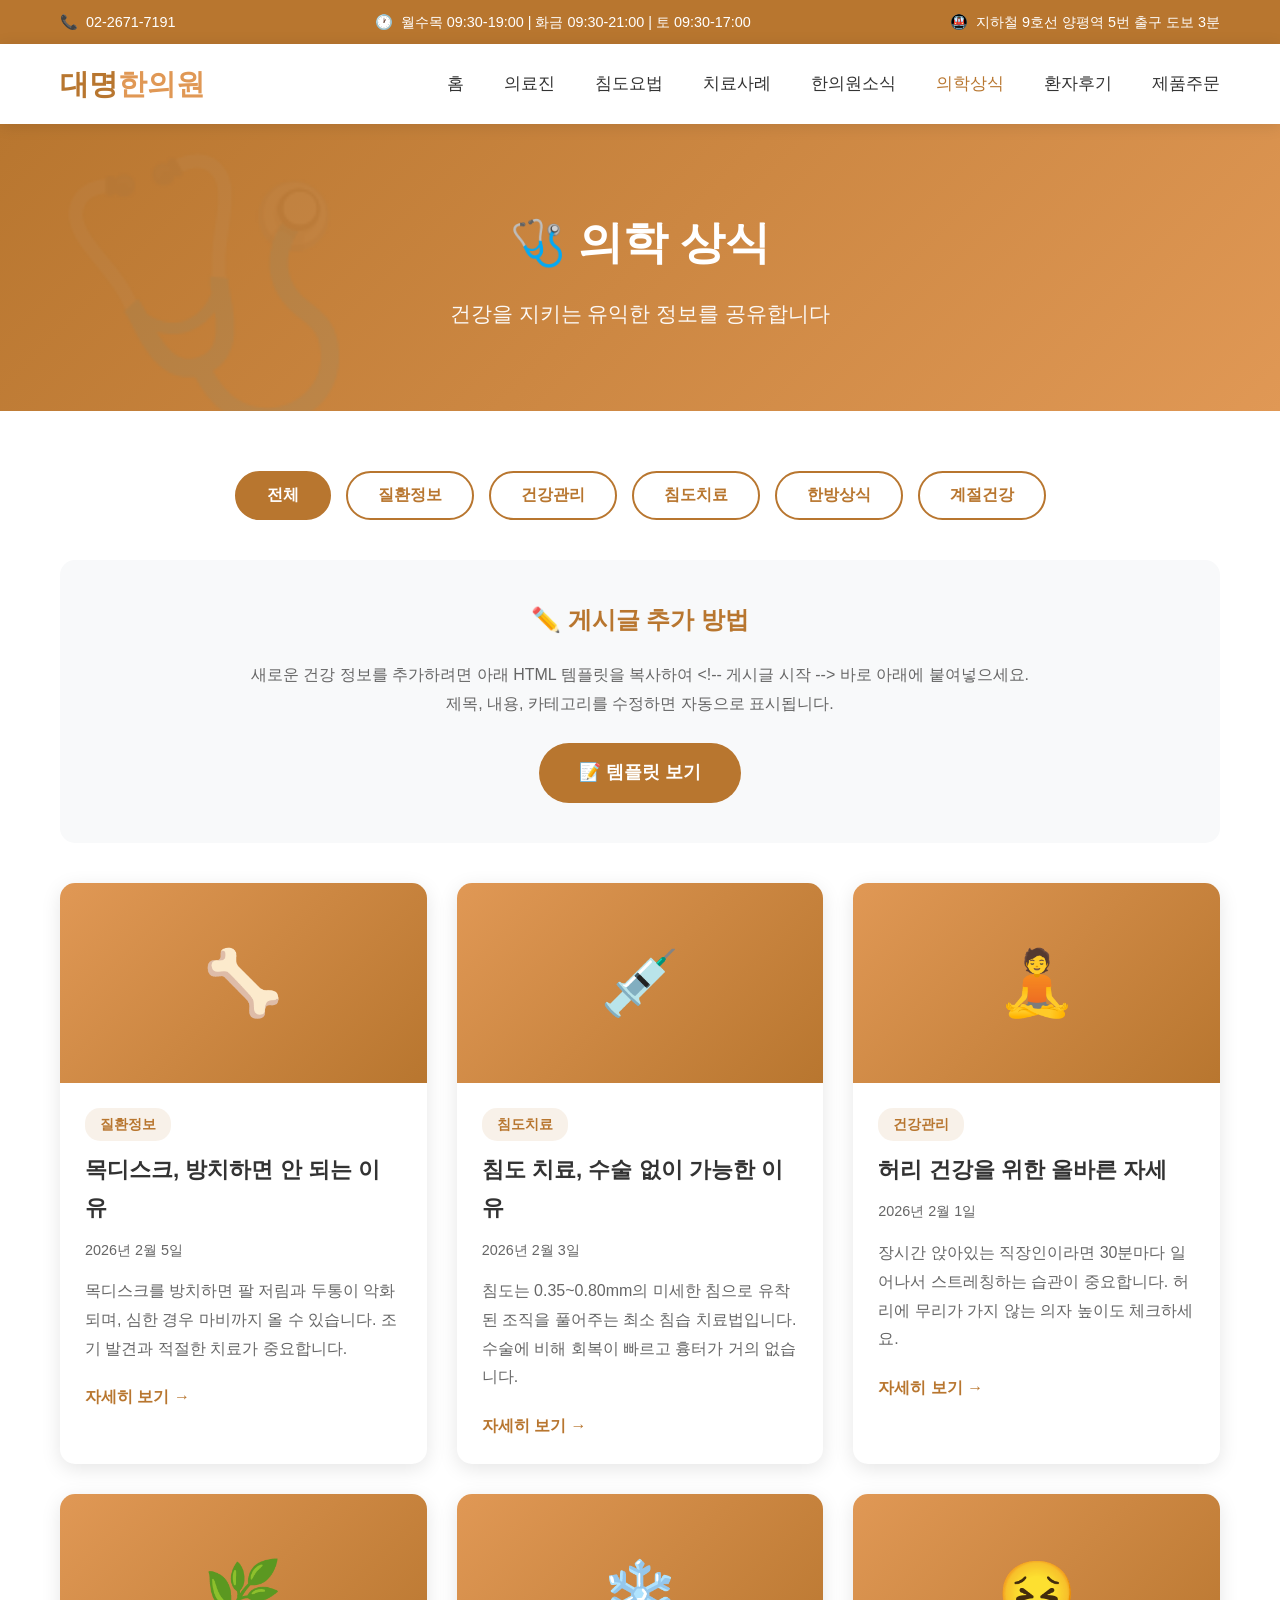
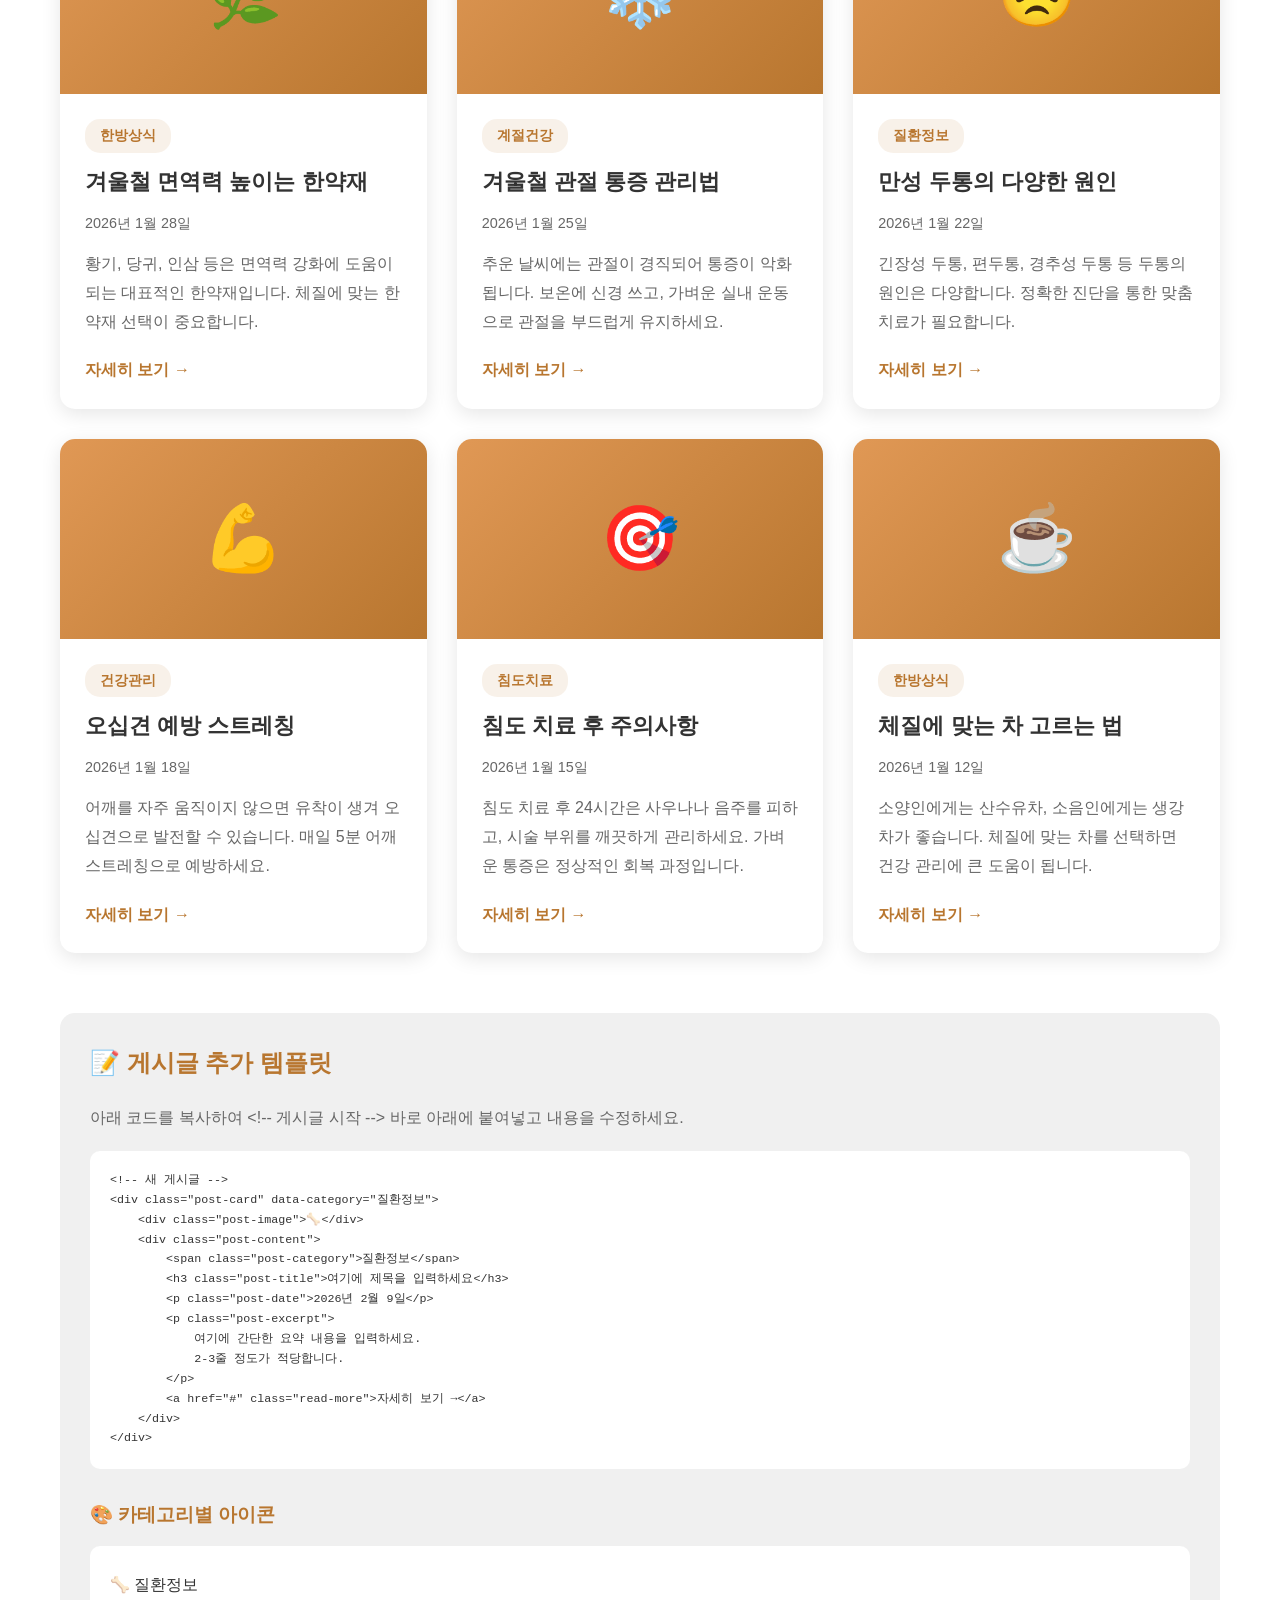
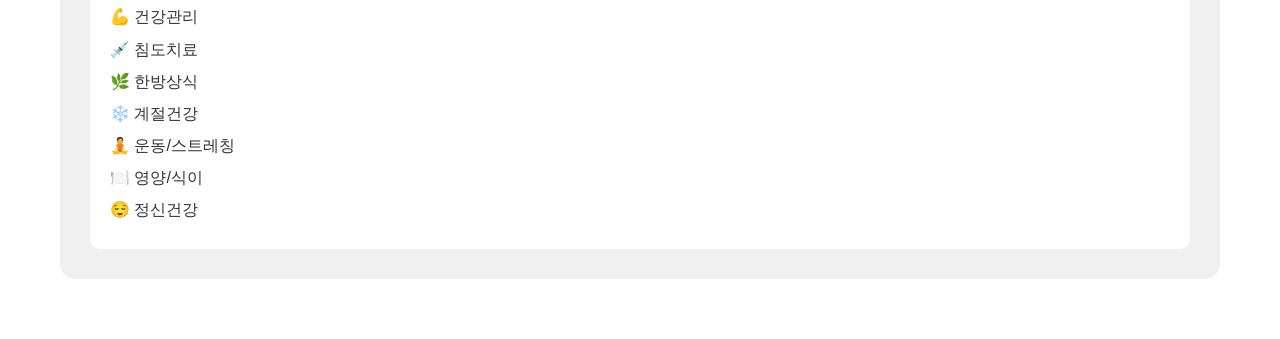
<file: health-tips.html>
<!DOCTYPE html>
<html lang="ko">
<head>
    <meta charset="UTF-8">
    <meta name="viewport" content="width=device-width, initial-scale=1.0">
    <meta name="description" content="대명한의원 의학 상식 - 건강 정보, 질환 정보, 예방법">
    <title>의학 상식 - 대명한의원</title>
    <style>
        * {
            margin: 0;
            padding: 0;
            box-sizing: border-box;
        }
        
        :root {
            --primary-color: #b8762f;
            --secondary-color: #e09855;
            --accent-color: #d4af37;
            --text-dark: #333;
            --text-light: #666;
            --bg-light: #f8f9fa;
        }
        
        body {
            font-family: 'Noto Sans KR', -apple-system, BlinkMacSystemFont, sans-serif;
            line-height: 1.7;
            color: var(--text-dark);
        }
        
        /* 상단 정보바 */
        .top-bar {
            background-color: var(--primary-color);
            color: white;
            padding: 10px 0;
            font-size: 0.9em;
        }
        
        .top-bar-content {
            max-width: 1200px;
            margin: 0 auto;
            padding: 0 20px;
            display: flex;
            justify-content: space-between;
            align-items: center;
            flex-wrap: wrap;
            gap: 15px;
        }
        
        .top-bar-item {
            display: flex;
            align-items: center;
            gap: 8px;
        }
        
        /* 네비게이션 */
        nav {
            background: white;
            box-shadow: 0 2px 15px rgba(0,0,0,0.1);
            position: sticky;
            top: 0;
            z-index: 1000;
        }
        
        .nav-container {
            max-width: 1200px;
            margin: 0 auto;
            padding: 0 20px;
            display: flex;
            justify-content: space-between;
            align-items: center;
            height: 80px;
        }
        
        .logo {
            font-size: 1.8em;
            font-weight: 700;
            color: var(--primary-color);
            text-decoration: none;
        }
        
        .logo span {
            color: var(--secondary-color);
        }
        
        .nav-menu {
            display: flex;
            list-style: none;
            gap: 40px;
        }
        
        .nav-menu a {
            text-decoration: none;
            color: var(--text-dark);
            font-weight: 500;
            font-size: 1.05em;
            transition: color 0.3s;
        }
        
        .nav-menu a:hover,
        .nav-menu a.active {
            color: var(--primary-color);
        }
        
        /* 페이지 헤더 */
        .page-header {
            background: linear-gradient(135deg, var(--primary-color) 0%, var(--secondary-color) 100%);
            color: white;
            padding: 80px 20px;
            text-align: center;
            position: relative;
            overflow: hidden;
        }
        
        .page-header::before {
            content: '🩺';
            position: absolute;
            font-size: 250px;
            opacity: 0.05;
            top: -50px;
            left: 50px;
            pointer-events: none;
        }
        
        .page-header h1 {
            font-size: 2.8em;
            margin-bottom: 15px;
            font-weight: 700;
        }
        
        .page-header p {
            font-size: 1.3em;
            opacity: 0.95;
        }
        
        /* 컨테이너 */
        .container {
            max-width: 1200px;
            margin: 0 auto;
            padding: 60px 20px;
        }
        
        /* 카테고리 필터 */
        .category-filter {
            display: flex;
            gap: 15px;
            margin-bottom: 40px;
            flex-wrap: wrap;
            justify-content: center;
        }
        
        .category-btn {
            padding: 12px 30px;
            background: white;
            border: 2px solid var(--primary-color);
            color: var(--primary-color);
            border-radius: 25px;
            cursor: pointer;
            font-size: 1em;
            font-weight: 600;
            transition: all 0.3s ease;
        }
        
        .category-btn:hover,
        .category-btn.active {
            background: var(--primary-color);
            color: white;
        }
        
        /* 게시글 그리드 */
        .posts-grid {
            display: grid;
            grid-template-columns: repeat(auto-fill, minmax(350px, 1fr));
            gap: 30px;
            margin-bottom: 60px;
        }
        
        .post-card {
            background: white;
            border-radius: 15px;
            overflow: hidden;
            box-shadow: 0 5px 20px rgba(0,0,0,0.1);
            transition: transform 0.3s ease, box-shadow 0.3s ease;
            cursor: pointer;
        }
        
        .post-card:hover {
            transform: translateY(-10px);
            box-shadow: 0 10px 30px rgba(184, 118, 47, 0.2);
        }
        
        .post-image {
            width: 100%;
            height: 200px;
            background: linear-gradient(135deg, var(--secondary-color) 0%, var(--primary-color) 100%);
            display: flex;
            align-items: center;
            justify-content: center;
            font-size: 4em;
            color: white;
        }
        
        .post-content {
            padding: 25px;
        }
        
        .post-category {
            display: inline-block;
            padding: 5px 15px;
            background: rgba(184, 118, 47, 0.1);
            color: var(--primary-color);
            border-radius: 15px;
            font-size: 0.85em;
            font-weight: 600;
            margin-bottom: 10px;
        }
        
        .post-title {
            font-size: 1.4em;
            color: var(--text-dark);
            margin-bottom: 10px;
            font-weight: 700;
        }
        
        .post-date {
            color: var(--text-light);
            font-size: 0.9em;
            margin-bottom: 15px;
        }
        
        .post-excerpt {
            color: var(--text-light);
            line-height: 1.8;
            margin-bottom: 20px;
        }
        
        .read-more {
            color: var(--primary-color);
            font-weight: 600;
            text-decoration: none;
            display: inline-flex;
            align-items: center;
            gap: 5px;
            transition: gap 0.3s ease;
        }
        
        .read-more:hover {
            gap: 10px;
        }
        
        /* 관리자 안내 */
        .admin-section {
            background: var(--bg-light);
            padding: 40px;
            border-radius: 15px;
            text-align: center;
            margin-bottom: 40px;
        }
        
        .admin-section h3 {
            color: var(--primary-color);
            margin-bottom: 20px;
            font-size: 1.5em;
        }
        
        .admin-section p {
            color: var(--text-light);
            margin-bottom: 25px;
            line-height: 1.8;
        }
        
        .btn-add {
            display: inline-block;
            padding: 15px 40px;
            background: var(--primary-color);
            color: white;
            text-decoration: none;
            border-radius: 30px;
            font-weight: 600;
            font-size: 1.1em;
            transition: all 0.3s ease;
        }
        
        .btn-add:hover {
            background: var(--secondary-color);
            transform: translateY(-3px);
            box-shadow: 0 5px 15px rgba(184, 118, 47, 0.3);
        }
        
        @media (max-width: 768px) {
            .nav-menu {
                display: none;
            }
            
            .posts-grid {
                grid-template-columns: 1fr;
            }
        }
    </style>
</head>
<body>
    <!-- 상단 정보바 -->
    <div class="top-bar">
        <div class="top-bar-content">
            <div class="top-bar-item">
                <span>📞</span>
                <span>02-2671-7191</span>
            </div>
            <div class="top-bar-item">
                <span>🕐</span>
                <span>월수목 09:30-19:00 | 화금 09:30-21:00 | 토 09:30-17:00</span>
            </div>
            <div class="top-bar-item">
                <span>🚇</span>
                <span>지하철 9호선 양평역 5번 출구 도보 3분</span>
            </div>
        </div>
    </div>

    <!-- 네비게이션 -->
    <nav>
        <div class="nav-container">
            <a href="index.html" class="logo">대명<span>한의원</span></a>
            <ul class="nav-menu">
                <li><a href="index.html">홈</a></li>
                <li><a href="doctors.html">의료진</a></li>
                <li><a href="acupotomy.html">침도요법</a></li>
                <li><a href="cases.html">치료사례</a></li>
                <li><a href="news.html">한의원소식</a></li>
                <li><a href="health-tips.html" class="active">의학상식</a></li>
                <li><a href="reviews.html">환자후기</a></li>
                <li><a href="products.html">제품주문</a></li>
            </ul>
        </div>
    </nav>

    <!-- 페이지 헤더 -->
    <div class="page-header">
        <h1>🩺 의학 상식</h1>
        <p>건강을 지키는 유익한 정보를 공유합니다</p>
    </div>

    <div class="container">
        <!-- 카테고리 필터 -->
        <div class="category-filter">
            <button class="category-btn active" onclick="filterPosts('all')">전체</button>
            <button class="category-btn" onclick="filterPosts('질환정보')">질환정보</button>
            <button class="category-btn" onclick="filterPosts('건강관리')">건강관리</button>
            <button class="category-btn" onclick="filterPosts('침도치료')">침도치료</button>
            <button class="category-btn" onclick="filterPosts('한방상식')">한방상식</button>
            <button class="category-btn" onclick="filterPosts('계절건강')">계절건강</button>
        </div>

        <!-- 관리자 안내 섹션 -->
        <div class="admin-section">
            <h3>✏️ 게시글 추가 방법</h3>
            <p>
                새로운 건강 정보를 추가하려면 아래 HTML 템플릿을 복사하여 
                &lt;!-- 게시글 시작 --&gt; 바로 아래에 붙여넣으세요.<br>
                제목, 내용, 카테고리를 수정하면 자동으로 표시됩니다.
            </p>
            <a href="#template" class="btn-add">📝 템플릿 보기</a>
        </div>

        <!-- 게시글 그리드 -->
        <div class="posts-grid" id="postsGrid">
            <!-- 게시글 시작 -->
            
            <!-- 예시 게시글 1 -->
            <div class="post-card" data-category="질환정보">
                <div class="post-image">🦴</div>
                <div class="post-content">
                    <span class="post-category">질환정보</span>
                    <h3 class="post-title">목디스크, 방치하면 안 되는 이유</h3>
                    <p class="post-date">2026년 2월 5일</p>
                    <p class="post-excerpt">
                        목디스크를 방치하면 팔 저림과 두통이 악화되며, 
                        심한 경우 마비까지 올 수 있습니다. 
                        조기 발견과 적절한 치료가 중요합니다.
                    </p>
                    <a href="#" class="read-more">자세히 보기 →</a>
                </div>
            </div>

            <!-- 예시 게시글 2 -->
            <div class="post-card" data-category="침도치료">
                <div class="post-image">💉</div>
                <div class="post-content">
                    <span class="post-category">침도치료</span>
                    <h3 class="post-title">침도 치료, 수술 없이 가능한 이유</h3>
                    <p class="post-date">2026년 2월 3일</p>
                    <p class="post-excerpt">
                        침도는 0.35~0.80mm의 미세한 침으로 유착된 조직을 
                        풀어주는 최소 침습 치료법입니다. 
                        수술에 비해 회복이 빠르고 흉터가 거의 없습니다.
                    </p>
                    <a href="#" class="read-more">자세히 보기 →</a>
                </div>
            </div>

            <!-- 예시 게시글 3 -->
            <div class="post-card" data-category="건강관리">
                <div class="post-image">🧘</div>
                <div class="post-content">
                    <span class="post-category">건강관리</span>
                    <h3 class="post-title">허리 건강을 위한 올바른 자세</h3>
                    <p class="post-date">2026년 2월 1일</p>
                    <p class="post-excerpt">
                        장시간 앉아있는 직장인이라면 30분마다 일어나서 
                        스트레칭하는 습관이 중요합니다. 
                        허리에 무리가 가지 않는 의자 높이도 체크하세요.
                    </p>
                    <a href="#" class="read-more">자세히 보기 →</a>
                </div>
            </div>

            <!-- 예시 게시글 4 -->
            <div class="post-card" data-category="한방상식">
                <div class="post-image">🌿</div>
                <div class="post-content">
                    <span class="post-category">한방상식</span>
                    <h3 class="post-title">겨울철 면역력 높이는 한약재</h3>
                    <p class="post-date">2026년 1월 28일</p>
                    <p class="post-excerpt">
                        황기, 당귀, 인삼 등은 면역력 강화에 도움이 되는 
                        대표적인 한약재입니다. 
                        체질에 맞는 한약재 선택이 중요합니다.
                    </p>
                    <a href="#" class="read-more">자세히 보기 →</a>
                </div>
            </div>

            <!-- 예시 게시글 5 -->
            <div class="post-card" data-category="계절건강">
                <div class="post-image">❄️</div>
                <div class="post-content">
                    <span class="post-category">계절건강</span>
                    <h3 class="post-title">겨울철 관절 통증 관리법</h3>
                    <p class="post-date">2026년 1월 25일</p>
                    <p class="post-excerpt">
                        추운 날씨에는 관절이 경직되어 통증이 악화됩니다. 
                        보온에 신경 쓰고, 가벼운 실내 운동으로 
                        관절을 부드럽게 유지하세요.
                    </p>
                    <a href="#" class="read-more">자세히 보기 →</a>
                </div>
            </div>

            <!-- 예시 게시글 6 -->
            <div class="post-card" data-category="질환정보">
                <div class="post-image">😣</div>
                <div class="post-content">
                    <span class="post-category">질환정보</span>
                    <h3 class="post-title">만성 두통의 다양한 원인</h3>
                    <p class="post-date">2026년 1월 22일</p>
                    <p class="post-excerpt">
                        긴장성 두통, 편두통, 경추성 두통 등 
                        두통의 원인은 다양합니다. 
                        정확한 진단을 통한 맞춤 치료가 필요합니다.
                    </p>
                    <a href="#" class="read-more">자세히 보기 →</a>
                </div>
            </div>

            <!-- 예시 게시글 7 -->
            <div class="post-card" data-category="건강관리">
                <div class="post-image">💪</div>
                <div class="post-content">
                    <span class="post-category">건강관리</span>
                    <h3 class="post-title">오십견 예방 스트레칭</h3>
                    <p class="post-date">2026년 1월 18일</p>
                    <p class="post-excerpt">
                        어깨를 자주 움직이지 않으면 유착이 생겨 
                        오십견으로 발전할 수 있습니다. 
                        매일 5분 어깨 스트레칭으로 예방하세요.
                    </p>
                    <a href="#" class="read-more">자세히 보기 →</a>
                </div>
            </div>

            <!-- 예시 게시글 8 -->
            <div class="post-card" data-category="침도치료">
                <div class="post-image">🎯</div>
                <div class="post-content">
                    <span class="post-category">침도치료</span>
                    <h3 class="post-title">침도 치료 후 주의사항</h3>
                    <p class="post-date">2026년 1월 15일</p>
                    <p class="post-excerpt">
                        침도 치료 후 24시간은 사우나나 음주를 피하고, 
                        시술 부위를 깨끗하게 관리하세요. 
                        가벼운 통증은 정상적인 회복 과정입니다.
                    </p>
                    <a href="#" class="read-more">자세히 보기 →</a>
                </div>
            </div>

            <!-- 예시 게시글 9 -->
            <div class="post-card" data-category="한방상식">
                <div class="post-image">☕</div>
                <div class="post-content">
                    <span class="post-category">한방상식</span>
                    <h3 class="post-title">체질에 맞는 차 고르는 법</h3>
                    <p class="post-date">2026년 1월 12일</p>
                    <p class="post-excerpt">
                        소양인에게는 산수유차, 소음인에게는 생강차가 좋습니다. 
                        체질에 맞는 차를 선택하면 건강 관리에 
                        큰 도움이 됩니다.
                    </p>
                    <a href="#" class="read-more">자세히 보기 →</a>
                </div>
            </div>

            <!-- 여기에 새로운 게시글을 추가하세요 -->
            
        </div>

        <!-- 게시글 추가 템플릿 -->
        <div id="template" style="background: #f0f0f0; padding: 30px; border-radius: 15px; margin-top: 60px;">
            <h2 style="color: var(--primary-color); margin-bottom: 20px;">📝 게시글 추가 템플릿</h2>
            <p style="margin-bottom: 20px; color: #666;">아래 코드를 복사하여 &lt;!-- 게시글 시작 --&gt; 바로 아래에 붙여넣고 내용을 수정하세요.</p>
            <pre style="background: white; padding: 20px; border-radius: 10px; overflow-x: auto; font-size: 0.9em;"><code>&lt;!-- 새 게시글 --&gt;
&lt;div class="post-card" data-category="질환정보"&gt;
    &lt;div class="post-image"&gt;🦴&lt;/div&gt;
    &lt;div class="post-content"&gt;
        &lt;span class="post-category"&gt;질환정보&lt;/span&gt;
        &lt;h3 class="post-title"&gt;여기에 제목을 입력하세요&lt;/h3&gt;
        &lt;p class="post-date"&gt;2026년 2월 9일&lt;/p&gt;
        &lt;p class="post-excerpt"&gt;
            여기에 간단한 요약 내용을 입력하세요. 
            2-3줄 정도가 적당합니다.
        &lt;/p&gt;
        &lt;a href="#" class="read-more"&gt;자세히 보기 →&lt;/a&gt;
    &lt;/div&gt;
&lt;/div&gt;</code></pre>
            
            <h3 style="color: var(--primary-color); margin: 30px 0 15px;">🎨 카테고리별 아이콘</h3>
            <div style="background: white; padding: 20px; border-radius: 10px;">
                <p style="margin: 5px 0;">🦴 질환정보</p>
                <p style="margin: 5px 0;">💪 건강관리</p>
                <p style="margin: 5px 0;">💉 침도치료</p>
                <p style="margin: 5px 0;">🌿 한방상식</p>
                <p style="margin: 5px 0;">❄️ 계절건강</p>
                <p style="margin: 5px 0;">🧘 운동/스트레칭</p>
                <p style="margin: 5px 0;">🍽️ 영양/식이</p>
                <p style="margin: 5px 0;">😌 정신건강</p>
            </div>
        </div>
    </div>

    <script>
        // 카테고리 필터링
        function filterPosts(category) {
            const posts = document.querySelectorAll('.post-card');
            const buttons = document.querySelectorAll('.category-btn');
            
            // 버튼 활성화 상태 변경
            buttons.forEach(btn => btn.classList.remove('active'));
            event.target.classList.add('active');
            
            // 게시글 필터링
            posts.forEach(post => {
                if (category === 'all' || post.dataset.category === category) {
                    post.style.display = 'block';
                } else {
                    post.style.display = 'none';
                }
            });
        }
    </script>
</body>
</html>
</file>
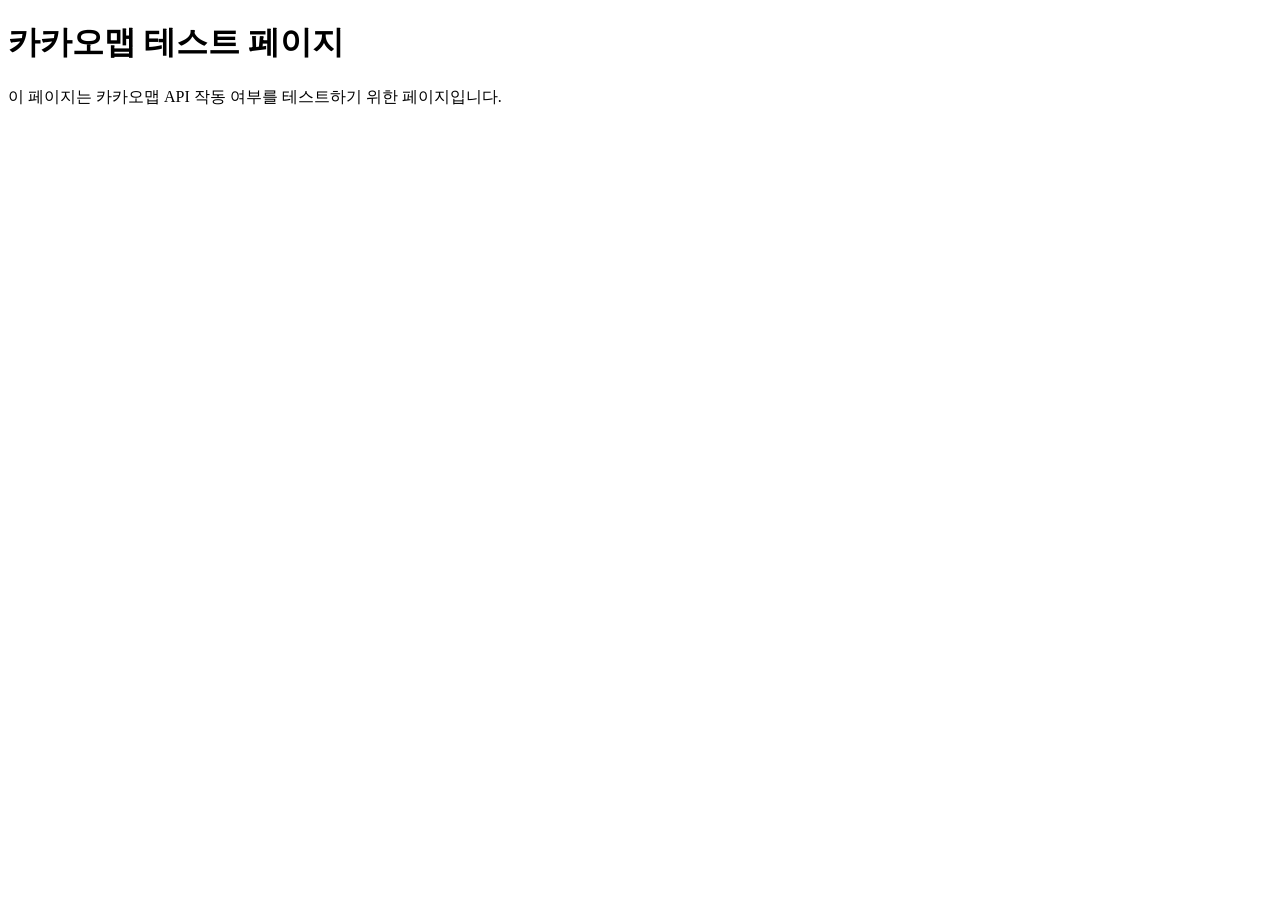
<file: kakao-map-test.html>
<!DOCTYPE html>
<html>
<head>
    <meta charset="utf-8">
    <title>카카오맵 테스트</title>
</head>
<body>
    <h1>카카오맵 테스트 페이지</h1>
    <p>이 페이지는 카카오맵 API 작동 여부를 테스트하기 위한 페이지입니다.</p>
    
    <!-- 지도를 표시할 div -->
    <div id="map" style="width:100%;height:500px;"></div>
    
    <!-- 카카오맵 API 스크립트 -->
    <script type="text/javascript" src="//dapi.kakao.com/v2/maps/sdk.js?appkey=8f167b2f05f56acd48780cc0c6f56843"></script>
    
    <!-- 지도 생성 코드 -->
    <script>
        var container = document.getElementById('map'); // 지도를 담을 영역
        var options = {
            center: new kakao.maps.LatLng(37.5244, 126.8957), // 대명한의원 좌표
            level: 3 // 확대 레벨
        };
        
        var map = new kakao.maps.Map(container, options); // 지도 생성
        
        // 마커 표시
        var markerPosition = new kakao.maps.LatLng(37.5244, 126.8957);
        var marker = new kakao.maps.Marker({
            position: markerPosition
        });
        marker.setMap(map);
        
        // 인포윈도우 표시
        var infowindow = new kakao.maps.InfoWindow({
            content: '<div style="padding:5px;font-size:12px;"><strong>대명한의원</strong><br>서울 영등포구 양평로 105<br>원우빌딩 3층</div>'
        });
        infowindow.open(map, marker);
        
        console.log('✅ 카카오맵이 정상적으로 로드되었습니다!');
    </script>
</body>
</html>
</file>
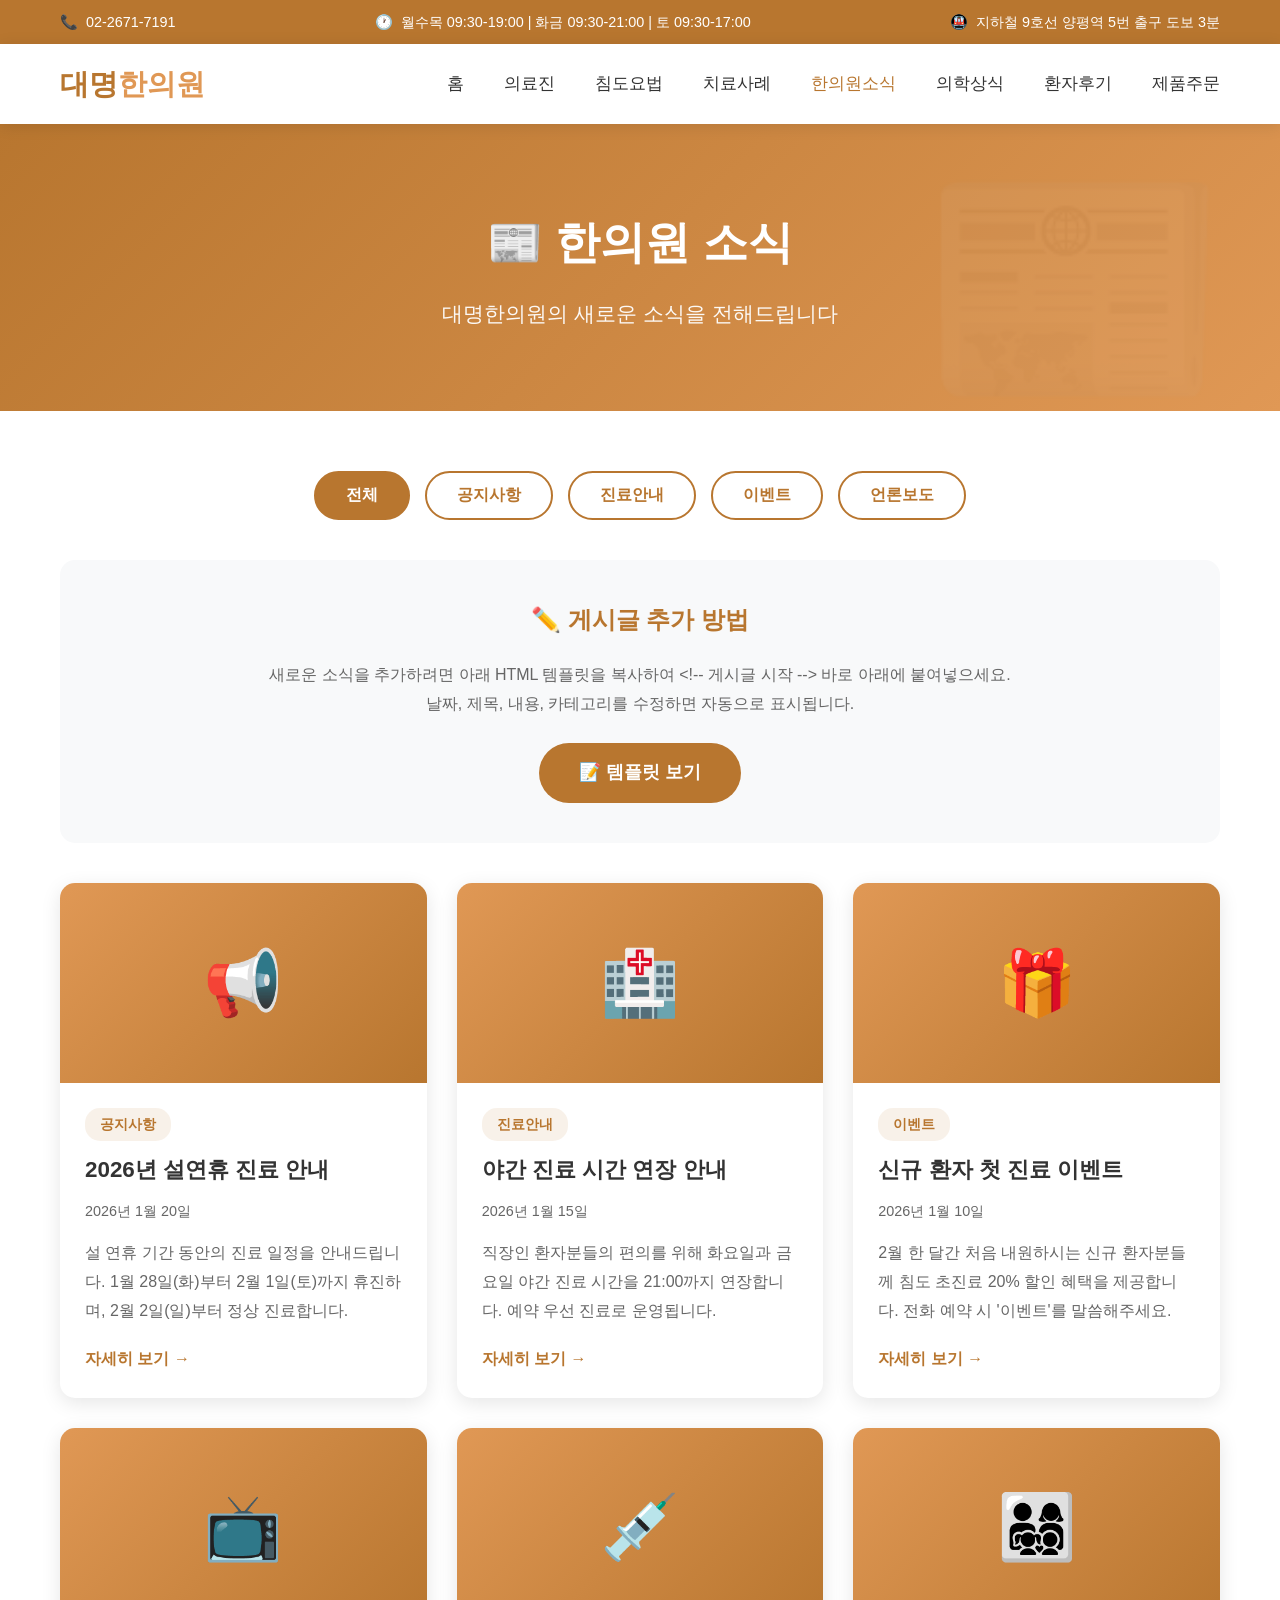
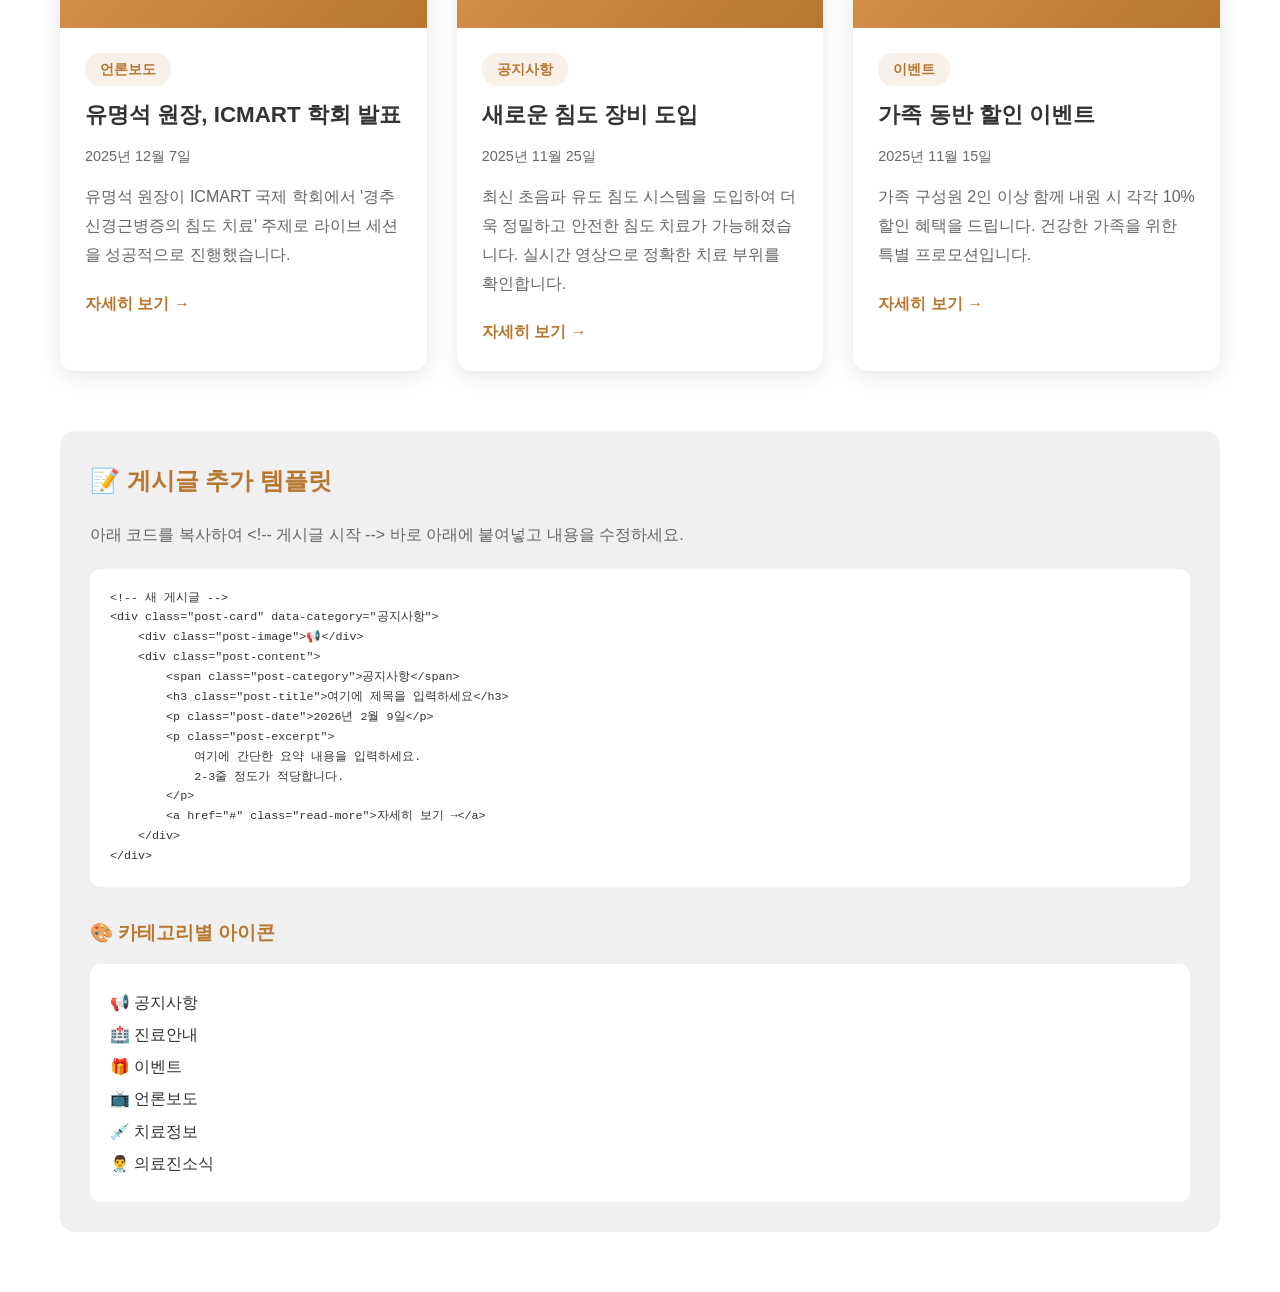
<file: news.html>
<!DOCTYPE html>
<html lang="ko">
<head>
    <meta charset="UTF-8">
    <meta name="viewport" content="width=device-width, initial-scale=1.0">
    <meta name="description" content="대명한의원 소식 - 진료 안내, 공지사항, 이벤트">
    <title>한의원 소식 - 대명한의원</title>
    <style>
        * {
            margin: 0;
            padding: 0;
            box-sizing: border-box;
        }
        
        :root {
            --primary-color: #b8762f;
            --secondary-color: #e09855;
            --accent-color: #d4af37;
            --text-dark: #333;
            --text-light: #666;
            --bg-light: #f8f9fa;
        }
        
        body {
            font-family: 'Noto Sans KR', -apple-system, BlinkMacSystemFont, sans-serif;
            line-height: 1.7;
            color: var(--text-dark);
        }
        
        /* 상단 정보바 */
        .top-bar {
            background-color: var(--primary-color);
            color: white;
            padding: 10px 0;
            font-size: 0.9em;
        }
        
        .top-bar-content {
            max-width: 1200px;
            margin: 0 auto;
            padding: 0 20px;
            display: flex;
            justify-content: space-between;
            align-items: center;
            flex-wrap: wrap;
            gap: 15px;
        }
        
        .top-bar-item {
            display: flex;
            align-items: center;
            gap: 8px;
        }
        
        /* 네비게이션 */
        nav {
            background: white;
            box-shadow: 0 2px 15px rgba(0,0,0,0.1);
            position: sticky;
            top: 0;
            z-index: 1000;
        }
        
        .nav-container {
            max-width: 1200px;
            margin: 0 auto;
            padding: 0 20px;
            display: flex;
            justify-content: space-between;
            align-items: center;
            height: 80px;
        }
        
        .logo {
            font-size: 1.8em;
            font-weight: 700;
            color: var(--primary-color);
            text-decoration: none;
        }
        
        .logo span {
            color: var(--secondary-color);
        }
        
        .nav-menu {
            display: flex;
            list-style: none;
            gap: 40px;
        }
        
        .nav-menu a {
            text-decoration: none;
            color: var(--text-dark);
            font-weight: 500;
            font-size: 1.05em;
            transition: color 0.3s;
        }
        
        .nav-menu a:hover,
        .nav-menu a.active {
            color: var(--primary-color);
        }
        
        /* 페이지 헤더 */
        .page-header {
            background: linear-gradient(135deg, var(--primary-color) 0%, var(--secondary-color) 100%);
            color: white;
            padding: 80px 20px;
            text-align: center;
            position: relative;
            overflow: hidden;
        }
        
        .page-header::before {
            content: '📰';
            position: absolute;
            font-size: 250px;
            opacity: 0.05;
            top: -50px;
            right: 50px;
            pointer-events: none;
        }
        
        .page-header h1 {
            font-size: 2.8em;
            margin-bottom: 15px;
            font-weight: 700;
        }
        
        .page-header p {
            font-size: 1.3em;
            opacity: 0.95;
        }
        
        /* 컨테이너 */
        .container {
            max-width: 1200px;
            margin: 0 auto;
            padding: 60px 20px;
        }
        
        /* 카테고리 필터 */
        .category-filter {
            display: flex;
            gap: 15px;
            margin-bottom: 40px;
            flex-wrap: wrap;
            justify-content: center;
        }
        
        .category-btn {
            padding: 12px 30px;
            background: white;
            border: 2px solid var(--primary-color);
            color: var(--primary-color);
            border-radius: 25px;
            cursor: pointer;
            font-size: 1em;
            font-weight: 600;
            transition: all 0.3s ease;
        }
        
        .category-btn:hover,
        .category-btn.active {
            background: var(--primary-color);
            color: white;
        }
        
        /* 게시글 그리드 */
        .posts-grid {
            display: grid;
            grid-template-columns: repeat(auto-fill, minmax(350px, 1fr));
            gap: 30px;
            margin-bottom: 60px;
        }
        
        .post-card {
            background: white;
            border-radius: 15px;
            overflow: hidden;
            box-shadow: 0 5px 20px rgba(0,0,0,0.1);
            transition: transform 0.3s ease, box-shadow 0.3s ease;
            cursor: pointer;
        }
        
        .post-card:hover {
            transform: translateY(-10px);
            box-shadow: 0 10px 30px rgba(184, 118, 47, 0.2);
        }
        
        .post-image {
            width: 100%;
            height: 200px;
            background: linear-gradient(135deg, var(--secondary-color) 0%, var(--primary-color) 100%);
            display: flex;
            align-items: center;
            justify-content: center;
            font-size: 4em;
            color: white;
        }
        
        .post-content {
            padding: 25px;
        }
        
        .post-category {
            display: inline-block;
            padding: 5px 15px;
            background: rgba(184, 118, 47, 0.1);
            color: var(--primary-color);
            border-radius: 15px;
            font-size: 0.85em;
            font-weight: 600;
            margin-bottom: 10px;
        }
        
        .post-title {
            font-size: 1.4em;
            color: var(--text-dark);
            margin-bottom: 10px;
            font-weight: 700;
        }
        
        .post-date {
            color: var(--text-light);
            font-size: 0.9em;
            margin-bottom: 15px;
        }
        
        .post-excerpt {
            color: var(--text-light);
            line-height: 1.8;
            margin-bottom: 20px;
        }
        
        .read-more {
            color: var(--primary-color);
            font-weight: 600;
            text-decoration: none;
            display: inline-flex;
            align-items: center;
            gap: 5px;
            transition: gap 0.3s ease;
        }
        
        .read-more:hover {
            gap: 10px;
        }
        
        /* 추가 버튼 (관리자용) */
        .admin-section {
            background: var(--bg-light);
            padding: 40px;
            border-radius: 15px;
            text-align: center;
            margin-bottom: 40px;
        }
        
        .admin-section h3 {
            color: var(--primary-color);
            margin-bottom: 20px;
            font-size: 1.5em;
        }
        
        .admin-section p {
            color: var(--text-light);
            margin-bottom: 25px;
            line-height: 1.8;
        }
        
        .btn-add {
            display: inline-block;
            padding: 15px 40px;
            background: var(--primary-color);
            color: white;
            text-decoration: none;
            border-radius: 30px;
            font-weight: 600;
            font-size: 1.1em;
            transition: all 0.3s ease;
        }
        
        .btn-add:hover {
            background: var(--secondary-color);
            transform: translateY(-3px);
            box-shadow: 0 5px 15px rgba(184, 118, 47, 0.3);
        }
        
        @media (max-width: 768px) {
            .nav-menu {
                display: none;
            }
            
            .posts-grid {
                grid-template-columns: 1fr;
            }
        }
    </style>
</head>
<body>
    <!-- 상단 정보바 -->
    <div class="top-bar">
        <div class="top-bar-content">
            <div class="top-bar-item">
                <span>📞</span>
                <span>02-2671-7191</span>
            </div>
            <div class="top-bar-item">
                <span>🕐</span>
                <span>월수목 09:30-19:00 | 화금 09:30-21:00 | 토 09:30-17:00</span>
            </div>
            <div class="top-bar-item">
                <span>🚇</span>
                <span>지하철 9호선 양평역 5번 출구 도보 3분</span>
            </div>
        </div>
    </div>

    <!-- 네비게이션 -->
    <nav>
        <div class="nav-container">
            <a href="index.html" class="logo">대명<span>한의원</span></a>
            <ul class="nav-menu">
                <li><a href="index.html">홈</a></li>
                <li><a href="doctors.html">의료진</a></li>
                <li><a href="acupotomy.html">침도요법</a></li>
                <li><a href="cases.html">치료사례</a></li>
                <li><a href="news.html" class="active">한의원소식</a></li>
                <li><a href="health-tips.html">의학상식</a></li>
                <li><a href="reviews.html">환자후기</a></li>
                <li><a href="products.html">제품주문</a></li>
            </ul>
        </div>
    </nav>

    <!-- 페이지 헤더 -->
    <div class="page-header">
        <h1>📰 한의원 소식</h1>
        <p>대명한의원의 새로운 소식을 전해드립니다</p>
    </div>

    <div class="container">
        <!-- 카테고리 필터 -->
        <div class="category-filter">
            <button class="category-btn active" onclick="filterPosts('all')">전체</button>
            <button class="category-btn" onclick="filterPosts('공지사항')">공지사항</button>
            <button class="category-btn" onclick="filterPosts('진료안내')">진료안내</button>
            <button class="category-btn" onclick="filterPosts('이벤트')">이벤트</button>
            <button class="category-btn" onclick="filterPosts('언론보도')">언론보도</button>
        </div>

        <!-- 관리자 안내 섹션 -->
        <div class="admin-section">
            <h3>✏️ 게시글 추가 방법</h3>
            <p>
                새로운 소식을 추가하려면 아래 HTML 템플릿을 복사하여 
                &lt;!-- 게시글 시작 --&gt; 바로 아래에 붙여넣으세요.<br>
                날짜, 제목, 내용, 카테고리를 수정하면 자동으로 표시됩니다.
            </p>
            <a href="#template" class="btn-add">📝 템플릿 보기</a>
        </div>

        <!-- 게시글 그리드 -->
        <div class="posts-grid" id="postsGrid">
            <!-- 게시글 시작 -->
            
            <!-- 예시 게시글 1 -->
            <div class="post-card" data-category="공지사항">
                <div class="post-image">📢</div>
                <div class="post-content">
                    <span class="post-category">공지사항</span>
                    <h3 class="post-title">2026년 설연휴 진료 안내</h3>
                    <p class="post-date">2026년 1월 20일</p>
                    <p class="post-excerpt">
                        설 연휴 기간 동안의 진료 일정을 안내드립니다. 
                        1월 28일(화)부터 2월 1일(토)까지 휴진하며, 
                        2월 2일(일)부터 정상 진료합니다.
                    </p>
                    <a href="#" class="read-more">자세히 보기 →</a>
                </div>
            </div>

            <!-- 예시 게시글 2 -->
            <div class="post-card" data-category="진료안내">
                <div class="post-image">🏥</div>
                <div class="post-content">
                    <span class="post-category">진료안내</span>
                    <h3 class="post-title">야간 진료 시간 연장 안내</h3>
                    <p class="post-date">2026년 1월 15일</p>
                    <p class="post-excerpt">
                        직장인 환자분들의 편의를 위해 화요일과 금요일 
                        야간 진료 시간을 21:00까지 연장합니다. 
                        예약 우선 진료로 운영됩니다.
                    </p>
                    <a href="#" class="read-more">자세히 보기 →</a>
                </div>
            </div>

            <!-- 예시 게시글 3 -->
            <div class="post-card" data-category="이벤트">
                <div class="post-image">🎁</div>
                <div class="post-content">
                    <span class="post-category">이벤트</span>
                    <h3 class="post-title">신규 환자 첫 진료 이벤트</h3>
                    <p class="post-date">2026년 1월 10일</p>
                    <p class="post-excerpt">
                        2월 한 달간 처음 내원하시는 신규 환자분들께 
                        침도 초진료 20% 할인 혜택을 제공합니다. 
                        전화 예약 시 '이벤트'를 말씀해주세요.
                    </p>
                    <a href="#" class="read-more">자세히 보기 →</a>
                </div>
            </div>

            <!-- 예시 게시글 4 -->
            <div class="post-card" data-category="언론보도">
                <div class="post-image">📺</div>
                <div class="post-content">
                    <span class="post-category">언론보도</span>
                    <h3 class="post-title">유명석 원장, ICMART 학회 발표</h3>
                    <p class="post-date">2025년 12월 7일</p>
                    <p class="post-excerpt">
                        유명석 원장이 ICMART 국제 학회에서 
                        '경추 신경근병증의 침도 치료' 주제로 라이브 세션을 
                        성공적으로 진행했습니다.
                    </p>
                    <a href="#" class="read-more">자세히 보기 →</a>
                </div>
            </div>

            <!-- 예시 게시글 5 -->
            <div class="post-card" data-category="공지사항">
                <div class="post-image">💉</div>
                <div class="post-content">
                    <span class="post-category">공지사항</span>
                    <h3 class="post-title">새로운 침도 장비 도입</h3>
                    <p class="post-date">2025년 11월 25일</p>
                    <p class="post-excerpt">
                        최신 초음파 유도 침도 시스템을 도입하여 
                        더욱 정밀하고 안전한 침도 치료가 가능해졌습니다. 
                        실시간 영상으로 정확한 치료 부위를 확인합니다.
                    </p>
                    <a href="#" class="read-more">자세히 보기 →</a>
                </div>
            </div>

            <!-- 예시 게시글 6 -->
            <div class="post-card" data-category="이벤트">
                <div class="post-image">👨‍👩‍👧‍👦</div>
                <div class="post-content">
                    <span class="post-category">이벤트</span>
                    <h3 class="post-title">가족 동반 할인 이벤트</h3>
                    <p class="post-date">2025년 11월 15일</p>
                    <p class="post-excerpt">
                        가족 구성원 2인 이상 함께 내원 시 
                        각각 10% 할인 혜택을 드립니다. 
                        건강한 가족을 위한 특별 프로모션입니다.
                    </p>
                    <a href="#" class="read-more">자세히 보기 →</a>
                </div>
            </div>

            <!-- 여기에 새로운 게시글을 추가하세요 -->
            
        </div>

        <!-- 게시글 추가 템플릿 -->
        <div id="template" style="background: #f0f0f0; padding: 30px; border-radius: 15px; margin-top: 60px;">
            <h2 style="color: var(--primary-color); margin-bottom: 20px;">📝 게시글 추가 템플릿</h2>
            <p style="margin-bottom: 20px; color: #666;">아래 코드를 복사하여 &lt;!-- 게시글 시작 --&gt; 바로 아래에 붙여넣고 내용을 수정하세요.</p>
            <pre style="background: white; padding: 20px; border-radius: 10px; overflow-x: auto; font-size: 0.9em;"><code>&lt;!-- 새 게시글 --&gt;
&lt;div class="post-card" data-category="공지사항"&gt;
    &lt;div class="post-image"&gt;📢&lt;/div&gt;
    &lt;div class="post-content"&gt;
        &lt;span class="post-category"&gt;공지사항&lt;/span&gt;
        &lt;h3 class="post-title"&gt;여기에 제목을 입력하세요&lt;/h3&gt;
        &lt;p class="post-date"&gt;2026년 2월 9일&lt;/p&gt;
        &lt;p class="post-excerpt"&gt;
            여기에 간단한 요약 내용을 입력하세요. 
            2-3줄 정도가 적당합니다.
        &lt;/p&gt;
        &lt;a href="#" class="read-more"&gt;자세히 보기 →&lt;/a&gt;
    &lt;/div&gt;
&lt;/div&gt;</code></pre>
            
            <h3 style="color: var(--primary-color); margin: 30px 0 15px;">🎨 카테고리별 아이콘</h3>
            <div style="background: white; padding: 20px; border-radius: 10px;">
                <p style="margin: 5px 0;">📢 공지사항</p>
                <p style="margin: 5px 0;">🏥 진료안내</p>
                <p style="margin: 5px 0;">🎁 이벤트</p>
                <p style="margin: 5px 0;">📺 언론보도</p>
                <p style="margin: 5px 0;">💉 치료정보</p>
                <p style="margin: 5px 0;">👨‍⚕️ 의료진소식</p>
            </div>
        </div>
    </div>

    <script>
        // 카테고리 필터링
        function filterPosts(category) {
            const posts = document.querySelectorAll('.post-card');
            const buttons = document.querySelectorAll('.category-btn');
            
            // 버튼 활성화 상태 변경
            buttons.forEach(btn => btn.classList.remove('active'));
            event.target.classList.add('active');
            
            // 게시글 필터링
            posts.forEach(post => {
                if (category === 'all' || post.dataset.category === category) {
                    post.style.display = 'block';
                } else {
                    post.style.display = 'none';
                }
            });
        }
    </script>
</body>
</html>
</file>
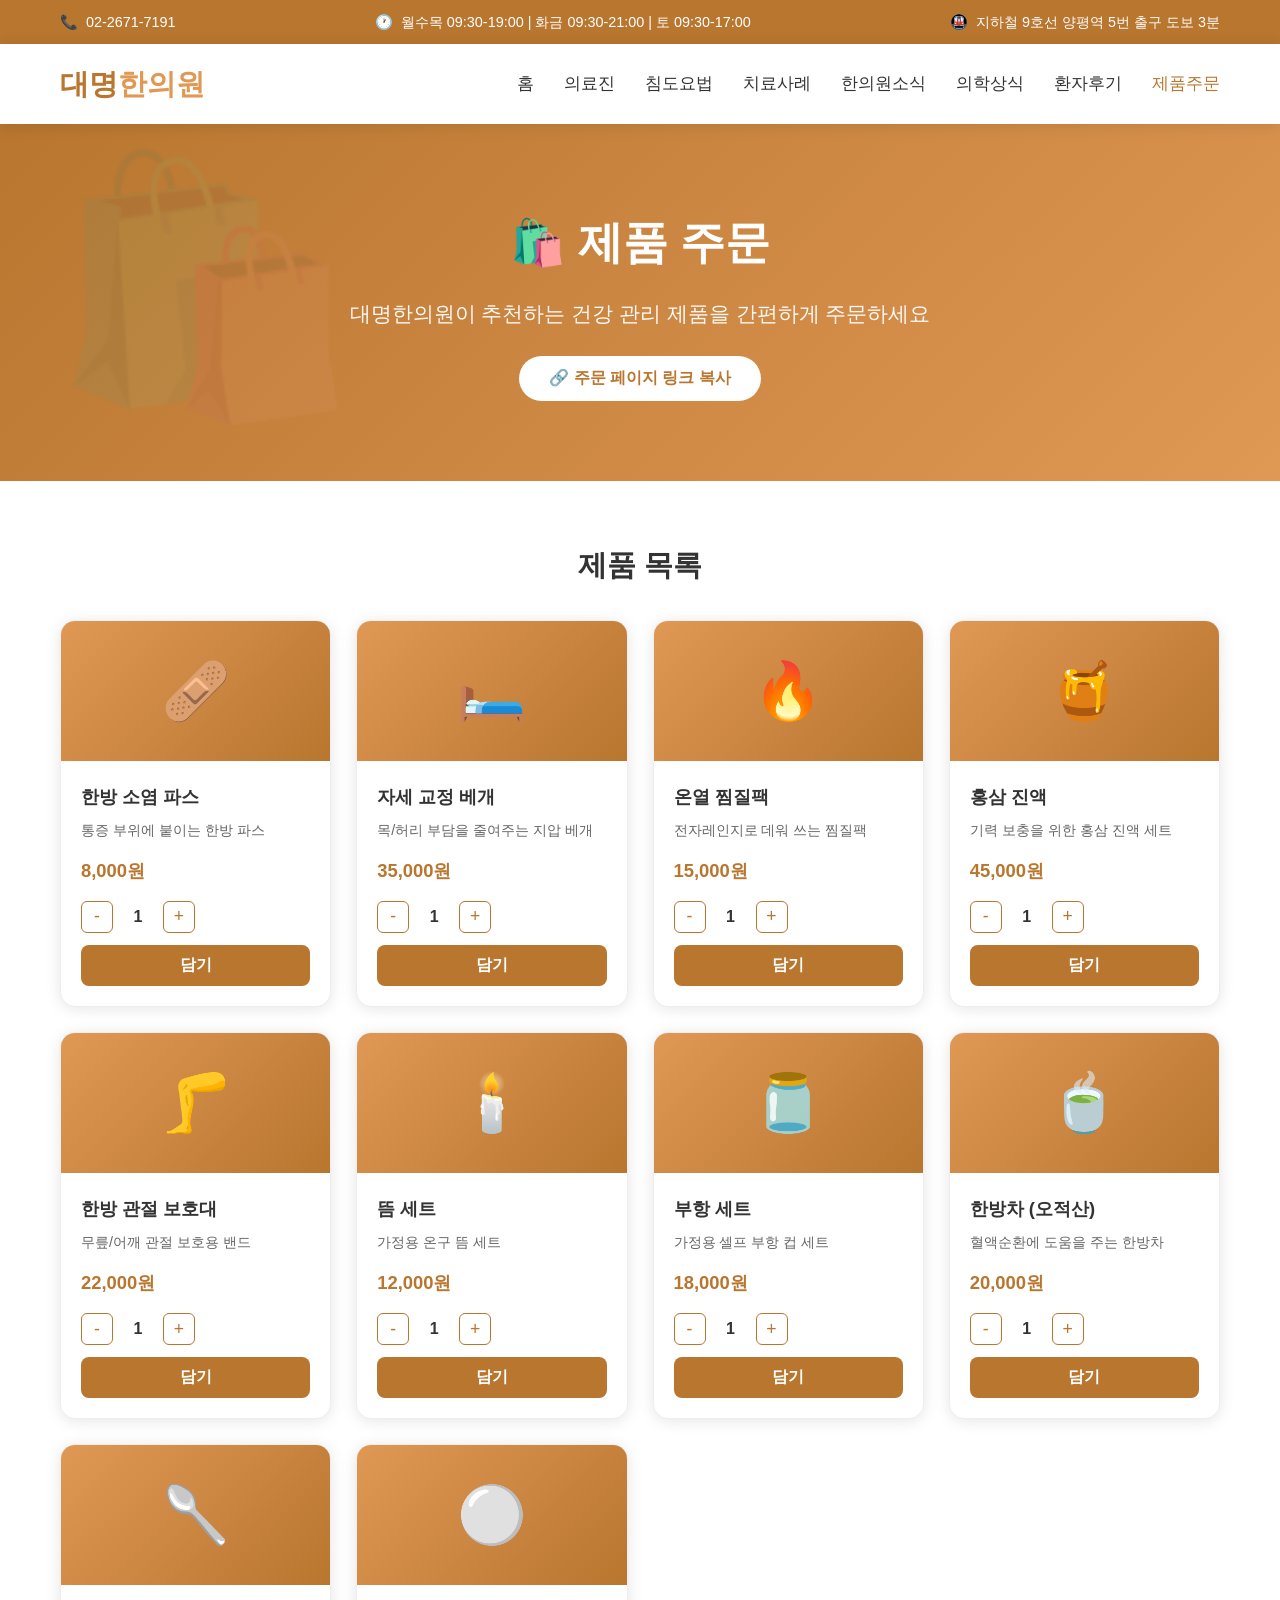
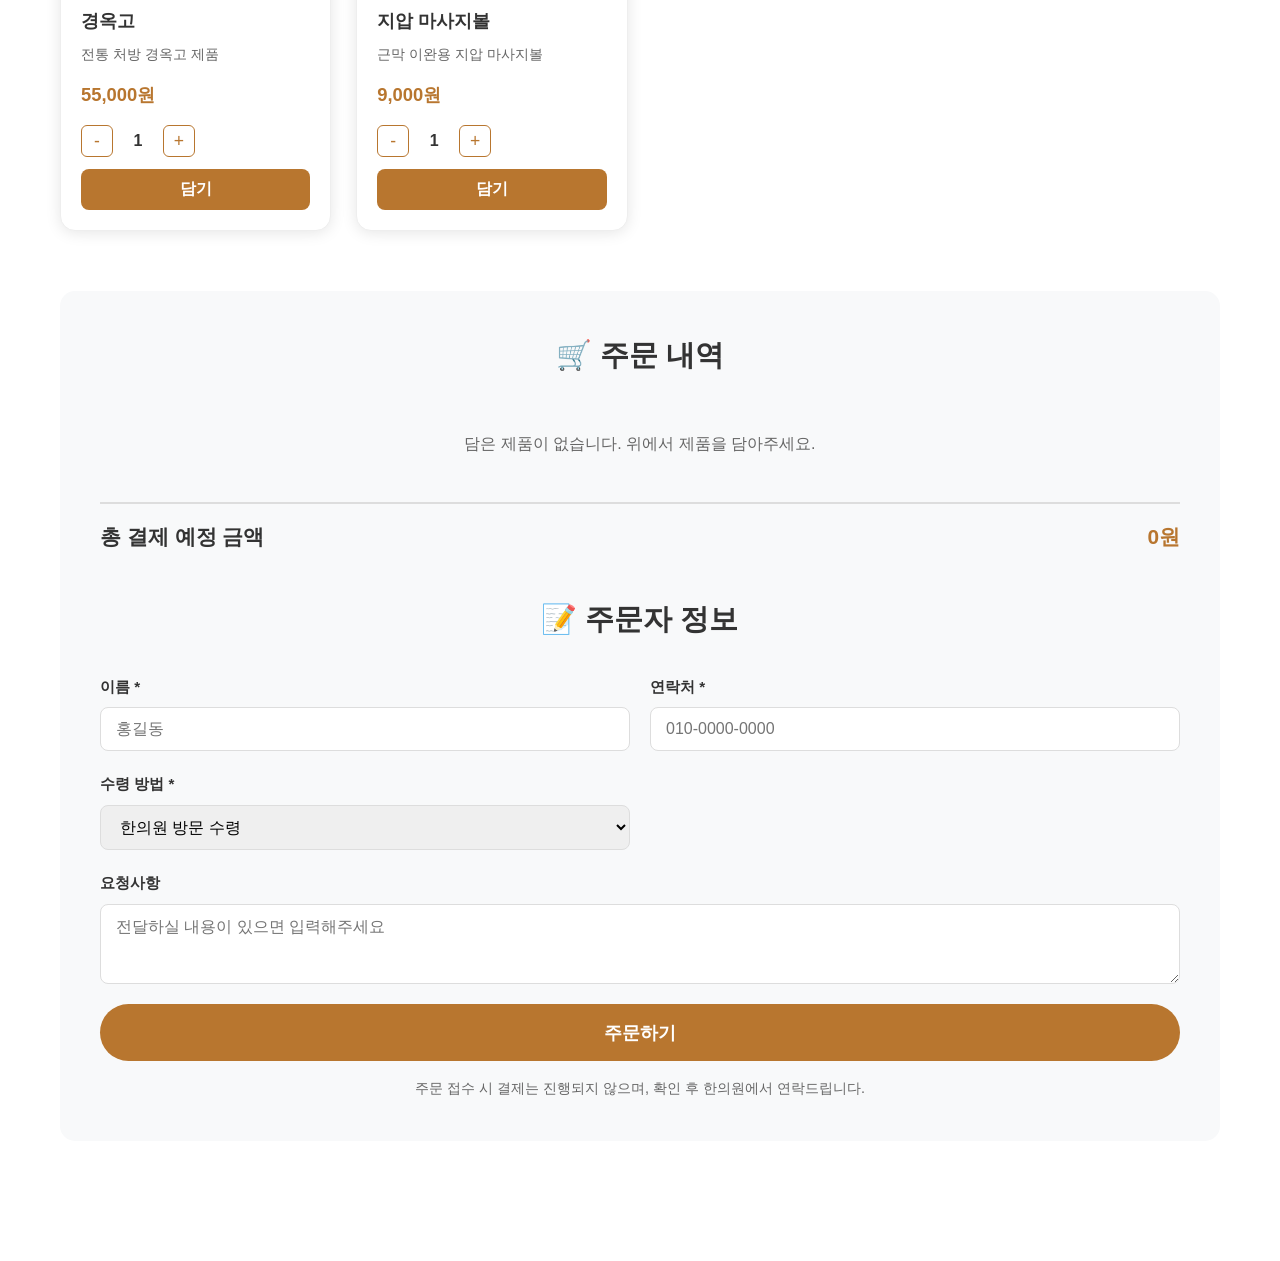
<file: products.html>
<!DOCTYPE html>
<html lang="ko">
<head>
    <meta charset="UTF-8">
    <meta name="viewport" content="width=device-width, initial-scale=1.0">
    <meta name="description" content="대명한의원 제품 주문 - 건강 관리 제품을 온라인으로 간편하게 주문하세요">
    <title>제품 주문 - 대명한의원</title>
    <style>
        * {
            margin: 0;
            padding: 0;
            box-sizing: border-box;
        }

        :root {
            --primary-color: #b8762f;
            --secondary-color: #e09855;
            --accent-color: #d4af37;
            --text-dark: #333;
            --text-light: #666;
            --bg-light: #f8f9fa;
            --shadow: 0 2px 15px rgba(0,0,0,0.1);
        }

        body {
            font-family: 'Noto Sans KR', -apple-system, BlinkMacSystemFont, sans-serif;
            line-height: 1.7;
            color: var(--text-dark);
            background-color: white;
        }

        /* 상단 정보바 */
        .top-bar {
            background-color: var(--primary-color);
            color: white;
            padding: 10px 0;
            font-size: 0.9em;
        }

        .top-bar-content {
            max-width: 1200px;
            margin: 0 auto;
            padding: 0 20px;
            display: flex;
            justify-content: space-between;
            align-items: center;
            flex-wrap: wrap;
            gap: 15px;
        }

        .top-bar-item {
            display: flex;
            align-items: center;
            gap: 8px;
        }

        /* 네비게이션 */
        nav {
            background: white;
            box-shadow: var(--shadow);
            position: sticky;
            top: 0;
            z-index: 1000;
        }

        .nav-container {
            max-width: 1200px;
            margin: 0 auto;
            padding: 0 20px;
            display: flex;
            justify-content: space-between;
            align-items: center;
            height: 80px;
        }

        .logo {
            font-size: 1.8em;
            font-weight: 700;
            color: var(--primary-color);
            text-decoration: none;
        }

        .logo span {
            color: var(--secondary-color);
        }

        .nav-menu {
            display: flex;
            list-style: none;
            gap: 30px;
        }

        .nav-menu a {
            text-decoration: none;
            color: var(--text-dark);
            font-weight: 500;
            font-size: 1.05em;
            transition: color 0.3s;
        }

        .nav-menu a:hover,
        .nav-menu a.active {
            color: var(--primary-color);
        }

        /* 페이지 헤더 */
        .page-header {
            background: linear-gradient(135deg, var(--primary-color) 0%, var(--secondary-color) 100%);
            color: white;
            padding: 80px 20px;
            text-align: center;
            position: relative;
            overflow: hidden;
        }

        .page-header::before {
            content: '🛍️';
            position: absolute;
            font-size: 250px;
            opacity: 0.08;
            top: -50px;
            left: 50px;
            pointer-events: none;
        }

        .page-header h1 {
            font-size: 2.8em;
            margin-bottom: 15px;
            font-weight: 700;
        }

        .page-header p {
            font-size: 1.3em;
            opacity: 0.95;
        }

        .btn-copy-link {
            display: inline-block;
            margin-top: 25px;
            padding: 12px 30px;
            background: white;
            color: var(--primary-color);
            border: none;
            border-radius: 25px;
            font-weight: 600;
            font-size: 1em;
            cursor: pointer;
            position: relative;
            z-index: 1;
        }

        .btn-copy-link:hover {
            background: #fff3e0;
        }

        .container {
            max-width: 1200px;
            margin: 0 auto;
            padding: 60px 20px 120px;
        }

        .section-title {
            font-size: 1.8em;
            color: var(--text-dark);
            margin-bottom: 30px;
            text-align: center;
        }

        /* 제품 목록 */
        .products-grid {
            display: grid;
            grid-template-columns: repeat(auto-fill, minmax(240px, 1fr));
            gap: 25px;
            margin-bottom: 60px;
        }

        .product-card {
            background: white;
            border: 1px solid #eee;
            border-radius: 15px;
            overflow: hidden;
            box-shadow: var(--shadow);
            transition: transform 0.3s ease, box-shadow 0.3s ease;
            display: flex;
            flex-direction: column;
        }

        .product-card:hover {
            transform: translateY(-6px);
            box-shadow: 0 10px 30px rgba(184, 118, 47, 0.2);
        }

        .product-image {
            height: 140px;
            background: linear-gradient(135deg, var(--secondary-color) 0%, var(--primary-color) 100%);
            display: flex;
            align-items: center;
            justify-content: center;
            font-size: 3.5em;
            color: white;
        }

        .product-info {
            padding: 20px;
            display: flex;
            flex-direction: column;
            flex-grow: 1;
        }

        .product-name {
            font-size: 1.15em;
            font-weight: 700;
            margin-bottom: 6px;
        }

        .product-desc {
            color: var(--text-light);
            font-size: 0.9em;
            margin-bottom: 12px;
            flex-grow: 1;
        }

        .product-price {
            color: var(--primary-color);
            font-weight: 700;
            font-size: 1.15em;
            margin-bottom: 15px;
        }

        .qty-row {
            display: flex;
            align-items: center;
            gap: 10px;
            margin-bottom: 12px;
        }

        .qty-btn {
            width: 32px;
            height: 32px;
            border: 1px solid var(--primary-color);
            background: white;
            color: var(--primary-color);
            border-radius: 6px;
            font-size: 1.1em;
            cursor: pointer;
        }

        .qty-btn:hover {
            background: var(--primary-color);
            color: white;
        }

        .qty-value {
            min-width: 30px;
            text-align: center;
            font-weight: 600;
        }

        .btn-add {
            width: 100%;
            padding: 10px;
            background: var(--primary-color);
            color: white;
            border: none;
            border-radius: 8px;
            font-weight: 600;
            font-size: 1em;
            cursor: pointer;
            transition: background 0.3s ease;
        }

        .btn-add:hover {
            background: var(--secondary-color);
        }

        /* 주문서 영역 */
        .order-section {
            background: var(--bg-light);
            border-radius: 15px;
            padding: 40px;
        }

        .cart-list {
            margin-bottom: 25px;
        }

        .cart-empty {
            color: var(--text-light);
            text-align: center;
            padding: 20px 0;
        }

        .cart-item {
            display: flex;
            justify-content: space-between;
            align-items: center;
            background: white;
            padding: 14px 18px;
            border-radius: 10px;
            margin-bottom: 10px;
        }

        .cart-item-name {
            font-weight: 600;
        }

        .cart-item-sub {
            color: var(--text-light);
            font-size: 0.9em;
        }

        .cart-item-remove {
            background: none;
            border: none;
            color: #c0392b;
            cursor: pointer;
            font-size: 1.2em;
            margin-left: 15px;
        }

        .cart-total {
            display: flex;
            justify-content: space-between;
            font-size: 1.3em;
            font-weight: 700;
            padding: 15px 0;
            border-top: 2px solid #ddd;
            margin-bottom: 25px;
        }

        .cart-total span:last-child {
            color: var(--primary-color);
        }

        .form-grid {
            display: grid;
            grid-template-columns: 1fr 1fr;
            gap: 20px;
            margin-bottom: 20px;
        }

        .form-group {
            display: flex;
            flex-direction: column;
            gap: 8px;
        }

        .form-group.full {
            grid-column: 1 / -1;
        }

        .form-group label {
            font-weight: 600;
            font-size: 0.95em;
        }

        .form-group input,
        .form-group select,
        .form-group textarea {
            padding: 12px 15px;
            border: 1px solid #ddd;
            border-radius: 8px;
            font-size: 1em;
            font-family: inherit;
        }

        .form-group input:focus,
        .form-group select:focus,
        .form-group textarea:focus {
            outline: none;
            border-color: var(--primary-color);
        }

        .btn-submit {
            width: 100%;
            padding: 16px;
            background: var(--primary-color);
            color: white;
            border: none;
            border-radius: 30px;
            font-weight: 700;
            font-size: 1.15em;
            cursor: pointer;
            transition: all 0.3s ease;
        }

        .btn-submit:hover {
            background: var(--secondary-color);
            transform: translateY(-2px);
            box-shadow: 0 5px 15px rgba(184, 118, 47, 0.3);
        }

        .form-note {
            text-align: center;
            color: var(--text-light);
            font-size: 0.9em;
            margin-top: 15px;
        }

        /* 완료 안내 모달 */
        .modal-overlay {
            display: none;
            position: fixed;
            top: 0;
            left: 0;
            width: 100%;
            height: 100%;
            background: rgba(0,0,0,0.5);
            z-index: 2000;
            align-items: center;
            justify-content: center;
        }

        .modal-overlay.show {
            display: flex;
        }

        .modal-box {
            background: white;
            padding: 40px;
            border-radius: 15px;
            text-align: center;
            max-width: 400px;
            width: 90%;
        }

        .modal-box .icon {
            font-size: 3em;
            margin-bottom: 15px;
        }

        .modal-box h3 {
            margin-bottom: 12px;
            color: var(--text-dark);
        }

        .modal-box p {
            color: var(--text-light);
            margin-bottom: 25px;
        }

        .modal-close {
            padding: 12px 35px;
            background: var(--primary-color);
            color: white;
            border: none;
            border-radius: 25px;
            font-weight: 600;
            cursor: pointer;
        }

        .receipt {
            background: var(--bg-light);
            border-radius: 10px;
            padding: 18px 20px;
            margin-bottom: 20px;
            text-align: left;
            font-size: 0.95em;
            line-height: 1.9;
        }

        .receipt .receipt-total {
            display: flex;
            justify-content: space-between;
            font-weight: 700;
            font-size: 1.1em;
            color: var(--primary-color);
            border-top: 1px solid #ddd;
            margin-top: 10px;
            padding-top: 10px;
        }

        @media (max-width: 768px) {
            .nav-menu {
                display: none;
            }

            .form-grid {
                grid-template-columns: 1fr;
            }

            .order-section {
                padding: 25px;
            }
        }
    </style>
</head>
<body>
    <!-- 상단 정보바 -->
    <div class="top-bar">
        <div class="top-bar-content">
            <div class="top-bar-item">
                <span>📞</span>
                <span>02-2671-7191</span>
            </div>
            <div class="top-bar-item">
                <span>🕐</span>
                <span>월수목 09:30-19:00 | 화금 09:30-21:00 | 토 09:30-17:00</span>
            </div>
            <div class="top-bar-item">
                <span>🚇</span>
                <span>지하철 9호선 양평역 5번 출구 도보 3분</span>
            </div>
        </div>
    </div>

    <!-- 네비게이션 -->
    <nav>
        <div class="nav-container">
            <a href="index.html" class="logo">대명<span>한의원</span></a>
            <ul class="nav-menu">
                <li><a href="index.html">홈</a></li>
                <li><a href="doctors.html">의료진</a></li>
                <li><a href="acupotomy.html">침도요법</a></li>
                <li><a href="cases.html">치료사례</a></li>
                <li><a href="news.html">한의원소식</a></li>
                <li><a href="health-tips.html">의학상식</a></li>
                <li><a href="reviews.html">환자후기</a></li>
                <li><a href="products.html" class="active">제품주문</a></li>
            </ul>
        </div>
    </nav>

    <!-- 페이지 헤더 -->
    <div class="page-header">
        <h1>🛍️ 제품 주문</h1>
        <p>대명한의원이 추천하는 건강 관리 제품을 간편하게 주문하세요</p>
        <button type="button" class="btn-copy-link" onclick="copyOrderLink()">🔗 주문 페이지 링크 복사</button>
    </div>

    <div class="container">
        <h2 class="section-title">제품 목록</h2>
        <div class="products-grid" id="productsGrid"></div>

        <div class="order-section">
            <h2 class="section-title">🛒 주문 내역</h2>
            <div class="cart-list" id="cartList">
                <p class="cart-empty">담은 제품이 없습니다. 위에서 제품을 담아주세요.</p>
            </div>
            <div class="cart-total">
                <span>총 결제 예정 금액</span>
                <span id="cartTotal">0원</span>
            </div>

            <h2 class="section-title">📝 주문자 정보</h2>
            <form id="orderForm">
                <div class="form-grid">
                    <div class="form-group">
                        <label for="name">이름 *</label>
                        <input type="text" id="name" name="name" required placeholder="홍길동">
                    </div>
                    <div class="form-group">
                        <label for="phone">연락처 *</label>
                        <input type="tel" id="phone" name="phone" required placeholder="010-0000-0000">
                    </div>
                    <div class="form-group">
                        <label for="deliveryMethod">수령 방법 *</label>
                        <select id="deliveryMethod" name="deliveryMethod" required>
                            <option value="방문수령">한의원 방문 수령</option>
                            <option value="택배배송">택배 배송</option>
                        </select>
                    </div>
                    <div class="form-group" id="addressGroup" style="display: none;">
                        <label for="address">배송 주소</label>
                        <input type="text" id="address" name="address" placeholder="배송 받으실 주소를 입력해주세요">
                    </div>
                    <div class="form-group full">
                        <label for="memo">요청사항</label>
                        <textarea id="memo" name="memo" rows="3" placeholder="전달하실 내용이 있으면 입력해주세요"></textarea>
                    </div>
                </div>
                <button type="submit" class="btn-submit">주문하기</button>
                <p class="form-note">주문 접수 시 결제는 진행되지 않으며, 확인 후 한의원에서 연락드립니다.</p>
            </form>
        </div>
    </div>

    <!-- 주문 완료 안내 -->
    <div class="modal-overlay" id="modalOverlay">
        <div class="modal-box">
            <div class="icon">✅</div>
            <h3>주문이 접수되었습니다</h3>
            <div class="receipt" id="receiptDetail"></div>
            <p>확인 후 입력하신 연락처로 안내드리겠습니다.<br>이용해 주셔서 감사합니다.</p>
            <button class="modal-close" onclick="closeModal()">확인</button>
        </div>
    </div>

    <script>
        /*
         * ===== 관리자 안내 =====
         * 1) 아래 PRODUCTS 배열에서 제품명(name), 가격(price), 설명(desc), 아이콘(emoji)을
         *    실제 판매하는 제품 정보로 바꿔주세요.
         * 2) 주문이 접수되면 Google 스프레드시트에 자동으로 기록됩니다.
         *    연동 방법은 저장소의 ORDER_SYSTEM_SETUP.md 파일을 참고하세요.
         * 3) 아래 GOOGLE_SCRIPT_URL 값을 설정 문서에서 안내하는 배포 주소(Web App URL)로 교체해주세요.
         */
        const GOOGLE_SCRIPT_URL = 'YOUR_GOOGLE_APPS_SCRIPT_WEB_APP_URL';

        const PRODUCTS = [
            { id: 1, name: '한방 소염 파스', price: 8000, emoji: '🩹', desc: '통증 부위에 붙이는 한방 파스' },
            { id: 2, name: '자세 교정 베개', price: 35000, emoji: '🛏️', desc: '목/허리 부담을 줄여주는 지압 베개' },
            { id: 3, name: '온열 찜질팩', price: 15000, emoji: '🔥', desc: '전자레인지로 데워 쓰는 찜질팩' },
            { id: 4, name: '홍삼 진액', price: 45000, emoji: '🍯', desc: '기력 보충을 위한 홍삼 진액 세트' },
            { id: 5, name: '한방 관절 보호대', price: 22000, emoji: '🦵', desc: '무릎/어깨 관절 보호용 밴드' },
            { id: 6, name: '뜸 세트', price: 12000, emoji: '🕯️', desc: '가정용 온구 뜸 세트' },
            { id: 7, name: '부항 세트', price: 18000, emoji: '🫙', desc: '가정용 셀프 부항 컵 세트' },
            { id: 8, name: '한방차 (오적산)', price: 20000, emoji: '🍵', desc: '혈액순환에 도움을 주는 한방차' },
            { id: 9, name: '경옥고', price: 55000, emoji: '🥄', desc: '전통 처방 경옥고 제품' },
            { id: 10, name: '지압 마사지볼', price: 9000, emoji: '⚪', desc: '근막 이완용 지압 마사지볼' }
        ];

        const cart = {}; // { productId: qty }

        function renderProducts() {
            const grid = document.getElementById('productsGrid');
            grid.innerHTML = PRODUCTS.map(p => `
                <div class="product-card">
                    <div class="product-image">${p.emoji}</div>
                    <div class="product-info">
                        <div class="product-name">${p.name}</div>
                        <div class="product-desc">${p.desc}</div>
                        <div class="product-price">${p.price.toLocaleString()}원</div>
                        <div class="qty-row">
                            <button type="button" class="qty-btn" onclick="changeQty(${p.id}, -1)">-</button>
                            <span class="qty-value" id="qty-${p.id}">1</span>
                            <button type="button" class="qty-btn" onclick="changeQty(${p.id}, 1)">+</button>
                        </div>
                        <button type="button" class="btn-add" onclick="addToCart(${p.id})">담기</button>
                    </div>
                </div>
            `).join('');
        }

        function changeQty(productId, delta) {
            const el = document.getElementById(`qty-${productId}`);
            let value = parseInt(el.textContent, 10) + delta;
            if (value < 1) value = 1;
            el.textContent = value;
        }

        function addToCart(productId) {
            const qtyEl = document.getElementById(`qty-${productId}`);
            const qty = parseInt(qtyEl.textContent, 10);
            cart[productId] = (cart[productId] || 0) + qty;
            renderCart();
        }

        function removeFromCart(productId) {
            delete cart[productId];
            renderCart();
        }

        function renderCart() {
            const listEl = document.getElementById('cartList');
            const totalEl = document.getElementById('cartTotal');
            const entries = Object.entries(cart);

            if (entries.length === 0) {
                listEl.innerHTML = '<p class="cart-empty">담은 제품이 없습니다. 위에서 제품을 담아주세요.</p>';
                totalEl.textContent = '0원';
                return;
            }

            let total = 0;
            listEl.innerHTML = entries.map(([id, qty]) => {
                const product = PRODUCTS.find(p => p.id === Number(id));
                const subtotal = product.price * qty;
                total += subtotal;
                return `
                    <div class="cart-item">
                        <div>
                            <div class="cart-item-name">${product.name}</div>
                            <div class="cart-item-sub">${product.price.toLocaleString()}원 x ${qty}개 = ${subtotal.toLocaleString()}원</div>
                        </div>
                        <button type="button" class="cart-item-remove" onclick="removeFromCart(${id})">✕</button>
                    </div>
                `;
            }).join('');
            totalEl.textContent = total.toLocaleString() + '원';
        }

        document.getElementById('deliveryMethod').addEventListener('change', function () {
            document.getElementById('addressGroup').style.display = this.value === '택배배송' ? 'flex' : 'none';
        });

        document.getElementById('orderForm').addEventListener('submit', function (event) {
            event.preventDefault();

            const entries = Object.entries(cart);
            if (entries.length === 0) {
                alert('주문할 제품을 먼저 담아주세요.');
                return;
            }

            const name = document.getElementById('name').value.trim();
            const phone = document.getElementById('phone').value.trim();
            const deliveryMethod = document.getElementById('deliveryMethod').value;
            const address = document.getElementById('address').value.trim();
            const memo = document.getElementById('memo').value.trim();

            if (deliveryMethod === '택배배송' && !address) {
                alert('배송 받으실 주소를 입력해주세요.');
                return;
            }

            let total = 0;
            const itemsText = entries.map(([id, qty]) => {
                const product = PRODUCTS.find(p => p.id === Number(id));
                total += product.price * qty;
                return `${product.name} x${qty}`;
            }).join(', ');

            if (GOOGLE_SCRIPT_URL === 'YOUR_GOOGLE_APPS_SCRIPT_WEB_APP_URL') {
                alert('관리자 안내: 주문을 저장할 Google 스프레드시트 연동 주소가 아직 설정되지 않았습니다.\nORDER_SYSTEM_SETUP.md 문서를 참고하여 GOOGLE_SCRIPT_URL 값을 설정해주세요.');
                return;
            }

            const formData = new FormData();
            formData.append('name', name);
            formData.append('phone', phone);
            formData.append('deliveryMethod', deliveryMethod);
            formData.append('address', address);
            formData.append('items', itemsText);
            formData.append('total', total);
            formData.append('memo', memo);

            // 주문자에게 보여줄 정산 내역(영수증)을 미리 만들어둡니다.
            const itemsHtml = entries.map(([id, qty]) => {
                const product = PRODUCTS.find(p => p.id === Number(id));
                return `${product.name} x ${qty}개 = ${(product.price * qty).toLocaleString()}원`;
            }).join('<br>');

            const receiptHtml = `
                <strong>${name} 님의 주문 내역</strong><br>
                ${itemsHtml}
                <div class="receipt-total">
                    <span>총 결제 예정 금액</span>
                    <span>${total.toLocaleString()}원</span>
                </div>
            `;

            fetch(GOOGLE_SCRIPT_URL, {
                method: 'POST',
                mode: 'no-cors',
                body: formData
            }).finally(() => {
                document.getElementById('receiptDetail').innerHTML = receiptHtml;
                openModal();
                Object.keys(cart).forEach(key => delete cart[key]);
                renderCart();
                this.reset();
                document.getElementById('addressGroup').style.display = 'none';
            });
        });

        function openModal() {
            document.getElementById('modalOverlay').classList.add('show');
        }

        function closeModal() {
            document.getElementById('modalOverlay').classList.remove('show');
        }

        function copyOrderLink() {
            const url = window.location.href;
            const message = '주문 페이지 링크가 복사되었습니다.\n카카오톡, 문자 등으로 고객에게 전달해보세요.\n\n' + url;

            if (navigator.clipboard && navigator.clipboard.writeText) {
                navigator.clipboard.writeText(url).then(() => {
                    alert(message);
                }).catch(() => {
                    prompt('아래 링크를 복사해서 사용하세요.', url);
                });
            } else {
                prompt('아래 링크를 복사해서 사용하세요.', url);
            }
        }

        renderProducts();
    </script>
</body>
</html>
</file>
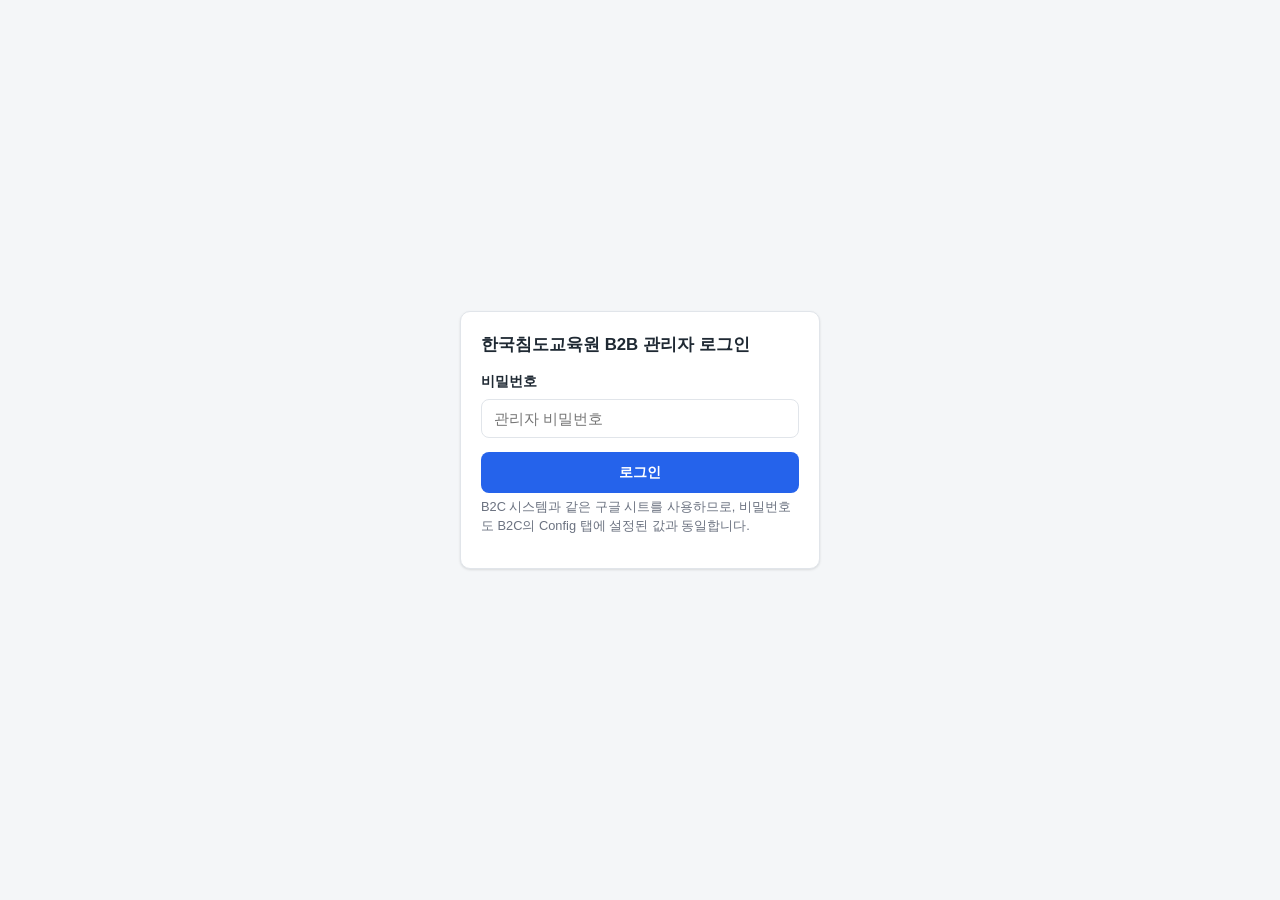
<file: chimdo-b2b-system/admin.html>
<!DOCTYPE html>
<html lang="ko">
<head>
<meta charset="UTF-8">
<meta name="viewport" content="width=device-width, initial-scale=1.0">
<title>도매 관리</title>
<link rel="stylesheet" href="assets/style.css">
</head>
<body>

<!-- 로그인 화면 -->
<div class="login-screen" id="login-screen">
  <div class="login-box card">
    <h2 id="login-title">관리자 로그인</h2>
    <div id="login-msg"></div>
    <div class="field">
      <label>비밀번호</label>
      <input type="password" id="login-password" placeholder="관리자 비밀번호">
    </div>
    <button type="button" class="btn" id="btn-login" style="width:100%;">로그인</button>
    <p class="field-hint">B2C 시스템과 같은 구글 시트를 사용하므로, 비밀번호도 B2C의 Config 탭에
      설정된 값과 동일합니다.</p>
  </div>
</div>

<!-- 관리자 메인 화면 -->
<div id="admin-app" class="hidden">
  <header class="app-header">
    <h1 id="site-title">한국침도교육원 B2B</h1>
    <nav>
      <a href="#" id="btn-logout">로그아웃</a>
    </nav>
  </header>

  <div class="container">
    <div id="global-msg"></div>
    <div class="msg" style="background:#ede9fe;color:#5b21b6;">
      이 화면은 <strong>B2B(도매) 전용 관리 프로그램</strong>입니다. 재고는 B2C(한의원 대상)
      시스템과 완전히 공유되며, 여기서 출고 처리한 만큼도 같은 재고에서 함께 차감됩니다.
    </div>

    <div class="tabs">
      <button type="button" class="tab-btn active" data-tab="orders">주문 접수/관리</button>
      <button type="button" class="tab-btn" data-tab="inventory">재고 관리</button>
      <button type="button" class="tab-btn" data-tab="distributors">거래처 관리</button>
      <button type="button" class="tab-btn" data-tab="stats">매출 통계</button>
    </div>

    <!-- 주문 접수/관리 -->
    <section id="tab-orders" class="tab-panel">
      <div class="card">
        <h2>새 주문 입력</h2>
        <h3>전화/메일 등으로 받은 도매 주문을 여기서 직접 입력합니다.</h3>

        <div class="filter-bar">
          <div class="field">
            <label>거래처 *</label>
            <select id="order-distributor"></select>
          </div>
          <div class="field">
            <label>최종 재판매처 (참고용)</label>
            <select id="order-resold-to"></select>
          </div>
        </div>

        <div id="order-items-container"></div>
        <button type="button" class="btn secondary small" id="btn-add-item">+ 제품 추가</button>

        <div class="field" style="margin-top:14px;">
          <label>메모</label>
          <textarea id="order-memo" placeholder="배송/결제 관련 메모 (선택)"></textarea>
        </div>

        <div style="display:flex; justify-content:space-between; align-items:center; margin:14px 0;">
          <span class="text-muted">예상 금액</span>
          <strong id="order-total-amount" style="font-size:1.2rem;">0원</strong>
        </div>

        <button type="button" class="btn" id="btn-submit-order">주문 등록</button>
      </div>

      <div class="card">
        <h2>주문 목록</h2>
        <div class="filter-bar">
          <div class="field">
            <label>상태</label>
            <select id="order-filter-status">
              <option value="">전체</option>
              <option value="접수">접수</option>
              <option value="확인중">확인중</option>
              <option value="배송중">배송중</option>
              <option value="완료">완료</option>
              <option value="취소">취소</option>
            </select>
          </div>
          <button type="button" class="btn secondary" id="btn-refresh-orders">새로고침</button>
        </div>
        <div id="orders-table-wrap"></div>
      </div>
    </section>

    <!-- 재고 관리 -->
    <section id="tab-inventory" class="tab-panel hidden">
      <div class="card">
        <h2>제품 등록 / 도매가 수정</h2>
        <div class="field-hint" style="margin-bottom:12px;">
          제품 자체(코드/규격)는 보통 B2C 관리자 페이지에서 등록합니다. 여기서는 주로
          <strong>도매가(WholesalePrice)</strong>와 재고를 확인/수정합니다.
        </div>
        <input type="hidden" id="product-id">
        <div class="filter-bar">
          <div class="field"><label>제품명 *</label><input type="text" id="product-name" placeholder="예: 3540"></div>
          <div class="field"><label>규격</label><input type="text" id="product-spec" placeholder="예: 1box=50개입"></div>
          <div class="field"><label>도매가(박스당) *</label><input type="number" id="product-wholesale-price" placeholder="0"></div>
          <div class="field"><label>현재 재고(박스)</label><input type="number" id="product-stock" placeholder="0"></div>
        </div>
        <button type="button" class="btn" id="btn-save-product">저장</button>
        <button type="button" class="btn secondary hidden" id="btn-cancel-edit-product">수정 취소</button>
      </div>

      <div class="card">
        <h2>제품 목록 (재고는 B2C와 공유됩니다)</h2>
        <div id="products-table-wrap"></div>
      </div>
    </section>

    <!-- 거래처 관리 -->
    <section id="tab-distributors" class="tab-panel hidden">
      <div class="card">
        <h2>거래처(도매상) 등록 / 수정</h2>
        <input type="hidden" id="distributor-id">
        <div class="filter-bar">
          <div class="field"><label>거래처명 *</label><input type="text" id="distributor-name" placeholder="예: 워니리스트"></div>
          <div class="field"><label>담당자</label><input type="text" id="distributor-contact"></div>
          <div class="field"><label>연락처</label><input type="tel" id="distributor-phone"></div>
          <div class="field"><label>이메일</label><input type="email" id="distributor-email"></div>
          <div class="field"><label>주소</label><input type="text" id="distributor-address"></div>
        </div>
        <div class="field"><label>메모</label><textarea id="distributor-note" placeholder="예: 하위 재판매처 목록 등"></textarea></div>
        <button type="button" class="btn" id="btn-save-distributor">저장</button>
        <button type="button" class="btn secondary hidden" id="btn-cancel-edit-distributor">수정 취소</button>
      </div>

      <div class="card">
        <h2>거래처 목록</h2>
        <div id="distributors-table-wrap"></div>
      </div>

      <div class="card">
        <h2>거래처별 정산서 발급</h2>
        <div class="field-hint" style="margin-bottom:12px;">
          선택한 거래처의 지정 기간 동안 <strong>실제 출고된</strong> 주문을 정리해 새 창으로 엽니다.
        </div>
        <div class="filter-bar">
          <div class="field">
            <label>거래처 선택</label>
            <select id="statement-distributor"></select>
          </div>
          <div class="field"><label>시작일</label><input type="date" id="statement-from"></div>
          <div class="field"><label>종료일</label><input type="date" id="statement-to"></div>
          <button type="button" class="btn" id="btn-open-statement">정산서 보기 / 인쇄</button>
        </div>
      </div>
    </section>

    <!-- 매출 / 통계 -->
    <section id="tab-stats" class="tab-panel hidden">
      <div class="card">
        <h2>기간별 매출</h2>
        <div class="filter-bar">
          <div class="field"><label>시작일</label><input type="date" id="stats-from"></div>
          <div class="field"><label>종료일</label><input type="date" id="stats-to"></div>
          <button type="button" class="btn" id="btn-load-stats">조회</button>
        </div>
        <div class="field-hint" style="margin-bottom:16px;">※ 출고 전 주문과 취소된 주문은 집계에서 자동으로 제외됩니다.</div>

        <div class="stat-grid">
          <div class="stat-tile"><div class="label">총 주문 건수</div><div class="value" id="stat-orders">-</div></div>
          <div class="stat-tile"><div class="label">총 출고 박스 수</div><div class="value" id="stat-boxes">-</div></div>
          <div class="stat-tile highlight"><div class="label">총 매출</div><div class="value" id="stat-sales">-</div></div>
        </div>

        <h3>최종 재판매처별 매출 (참고용)</h3>
        <div id="stats-by-resold-wrap" style="margin-bottom:20px;"></div>

        <h3>제품별 판매 현황</h3>
        <div id="stats-by-product-wrap"></div>
      </div>
    </section>
  </div>
</div>

<script src="assets/config.js"></script>
<script src="assets/api.js"></script>
<script src="assets/admin.js"></script>
</body>
</html>
</file>
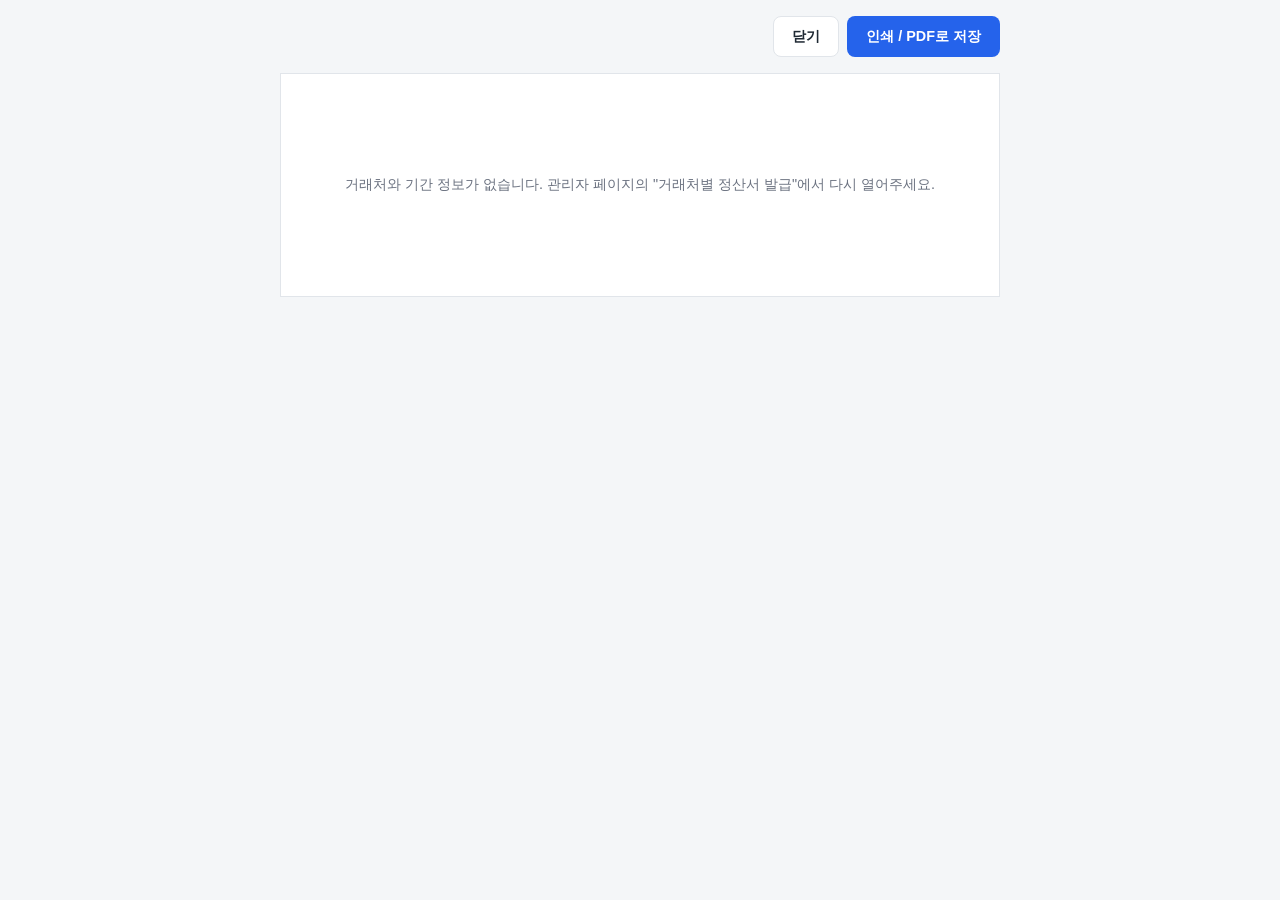
<file: chimdo-b2b-system/statement.html>
<!DOCTYPE html>
<html lang="ko">
<head>
<meta charset="UTF-8">
<meta name="viewport" content="width=device-width, initial-scale=1.0">
<title>정산서</title>
<link rel="stylesheet" href="assets/style.css">
<style>
  body { background: #f4f6f8; }

  .statement-toolbar {
    max-width: 720px;
    margin: 16px auto 0;
    display: flex;
    justify-content: flex-end;
    gap: 8px;
  }

  .statement-sheet {
    max-width: 720px;
    margin: 16px auto 40px;
    background: #ffffff;
    padding: 40px;
    border: 1px solid #e1e5ea;
    color: #111827;
  }

  .statement-header { text-align: center; margin-bottom: 28px; }
  .statement-header h1 { font-size: 1.7rem; margin: 0 0 6px; letter-spacing: 6px; }
  .statement-header .period { color: #4b5563; font-size: 0.9rem; }

  .statement-meta {
    display: flex;
    justify-content: space-between;
    gap: 20px;
    margin-bottom: 24px;
    font-size: 0.9rem;
    line-height: 1.7;
  }
  .statement-meta .label { color: #6b7280; font-size: 0.76rem; margin-bottom: 2px; }

  table.statement-table { width: 100%; border-collapse: collapse; font-size: 0.86rem; }
  table.statement-table th,
  table.statement-table td { border: 1px solid #d1d5db; padding: 8px 10px; }
  table.statement-table th { background: #f4f6f8; }
  table.statement-table td.num,
  table.statement-table th.num { text-align: right; }
  .statement-total-row td { font-weight: 700; background: #f9fafb; }

  .statement-footer { margin-top: 32px; text-align: right; font-size: 0.85rem; color: #6b7280; }
  .empty-state { text-align: center; padding: 60px 0; color: #6b7280; }

  @media print {
    .statement-toolbar { display: none; }
    body { background: #fff; }
    .statement-sheet { border: none; margin: 0; padding: 0; max-width: none; }
  }
</style>
</head>
<body>

<div class="statement-toolbar">
  <button type="button" class="btn secondary" onclick="window.close()">닫기</button>
  <button type="button" class="btn" onclick="window.print()">인쇄 / PDF로 저장</button>
</div>

<div id="statement-root" class="statement-sheet">
  <div class="empty-state">불러오는 중...</div>
</div>

<script src="assets/config.js"></script>
<script src="assets/api.js"></script>
<script src="assets/statement.js"></script>
</body>
</html>
</file>
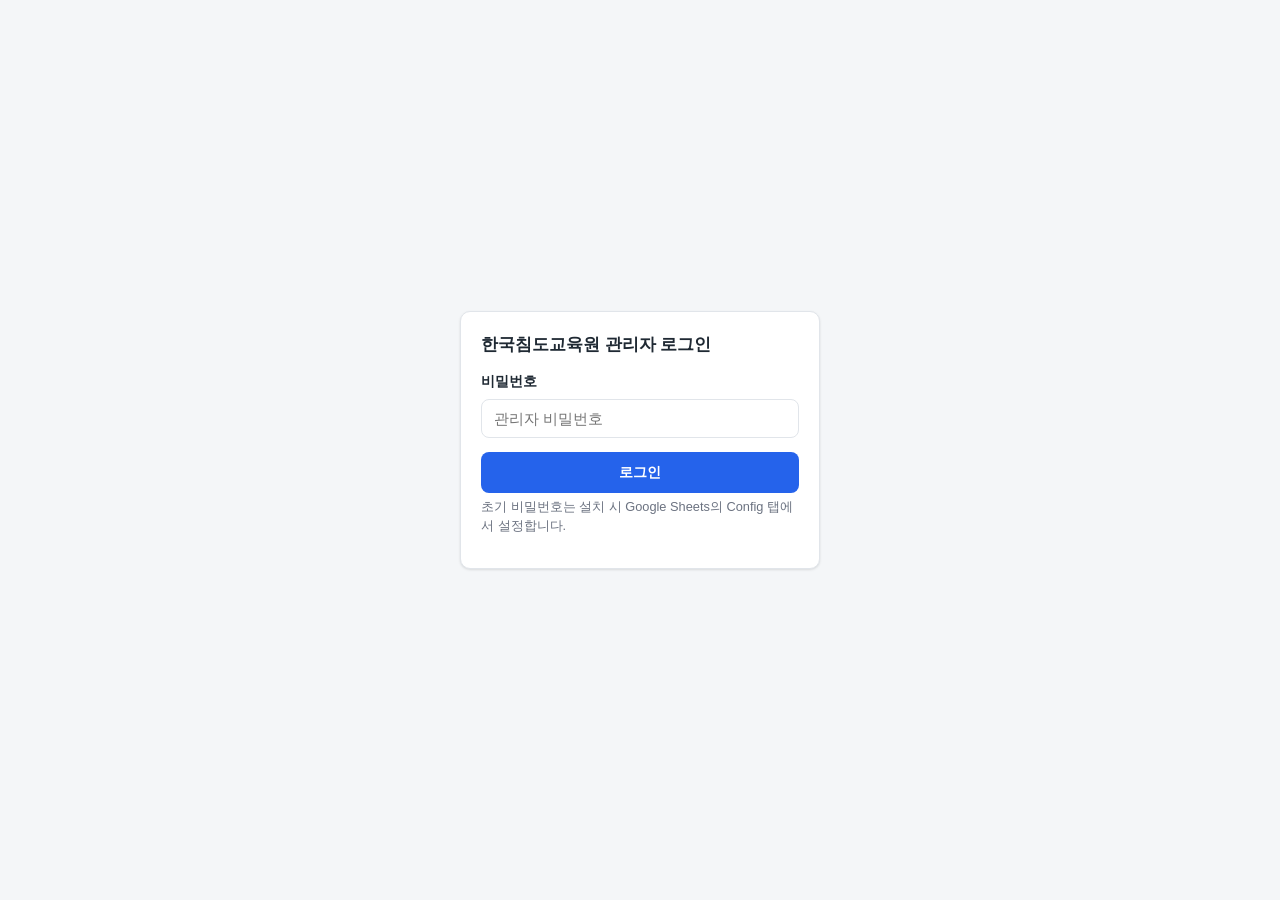
<file: chimdo-order-system/admin.html>
<!DOCTYPE html>
<html lang="ko">
<head>
<meta charset="UTF-8">
<meta name="viewport" content="width=device-width, initial-scale=1.0">
<title>소매 관리</title>
<link rel="stylesheet" href="assets/style.css">
</head>
<body>

<!-- 로그인 화면 -->
<div class="login-screen" id="login-screen">
  <div class="login-box card">
    <h2 id="login-title">관리자 로그인</h2>
    <div id="login-msg"></div>
    <div class="field">
      <label>비밀번호</label>
      <input type="password" id="login-password" placeholder="관리자 비밀번호">
    </div>
    <button type="button" class="btn" id="btn-login" style="width:100%;">로그인</button>
    <p class="field-hint">초기 비밀번호는 설치 시 Google Sheets의 Config 탭에서 설정합니다.</p>
  </div>
</div>

<!-- 관리자 메인 화면 -->
<div id="admin-app" class="hidden">
  <header class="app-header">
    <h1 id="site-title">한국침도교육원</h1>
    <nav>
      <a href="order.html">주문 페이지</a>
      <a href="#" id="btn-logout">로그아웃</a>
    </nav>
  </header>

  <div class="container">
    <div id="global-msg"></div>

    <div class="tabs">
      <button type="button" class="tab-btn active" data-tab="orders">주문 관리</button>
      <button type="button" class="tab-btn" data-tab="inventory">재고 관리</button>
      <button type="button" class="tab-btn" data-tab="customers">거래처 관리</button>
      <button type="button" class="tab-btn" data-tab="stats">매출·기부금 통계</button>
    </div>

    <!-- 주문 관리 -->
    <section id="tab-orders" class="tab-panel">
      <div class="card">
        <h2>주문 목록</h2>
        <div class="filter-bar">
          <div class="field">
            <label>상태</label>
            <select id="order-filter-status">
              <option value="">전체</option>
              <option value="접수">접수</option>
              <option value="확인중">확인중</option>
              <option value="배송중">배송중</option>
              <option value="완료">완료</option>
              <option value="취소">취소</option>
            </select>
          </div>
          <div class="field">
            <label>구분</label>
            <select id="order-filter-type">
              <option value="">전체</option>
              <option value="회원">회원</option>
              <option value="비회원">비회원</option>
            </select>
          </div>
          <button type="button" class="btn secondary" id="btn-refresh-orders">새로고침</button>
        </div>
        <div id="orders-table-wrap"></div>
      </div>
    </section>

    <!-- 재고 관리 -->
    <section id="tab-inventory" class="tab-panel hidden">
      <div class="card">
        <h2>제품 등록 / 수정</h2>
        <input type="hidden" id="product-id">
        <div class="filter-bar">
          <div class="field"><label>제품명 *</label><input type="text" id="product-name" placeholder="예: 3540"></div>
          <div class="field"><label>규격</label><input type="text" id="product-spec" placeholder="예: 1box=50개입"></div>
          <div class="field"><label>회원가(박스당) *</label><input type="number" id="product-member-price" placeholder="0"></div>
          <div class="field"><label>비회원가(박스당) *</label><input type="number" id="product-guest-price" placeholder="0"></div>
          <div class="field"><label>현재 재고(박스)</label><input type="number" id="product-stock" placeholder="0"></div>
          <div class="field"><label>박스당 기부금</label><input type="number" id="product-donation" placeholder="0"></div>
        </div>
        <button type="button" class="btn" id="btn-save-product">저장</button>
        <button type="button" class="btn secondary hidden" id="btn-cancel-edit-product">수정 취소</button>
      </div>

      <div class="card">
        <h2>제품 목록</h2>
        <div id="products-table-wrap"></div>
      </div>
    </section>

    <!-- 거래처 관리 -->
    <section id="tab-customers" class="tab-panel hidden">
      <div class="card">
        <h2>거래처 등록 / 수정</h2>
        <input type="hidden" id="customer-id">
        <div class="filter-bar">
          <div class="field">
            <label>구분 *</label>
            <select id="customer-type"><option value="회원">회원</option><option value="비회원">비회원</option></select>
          </div>
          <div class="field"><label>이름 *</label><input type="text" id="customer-name"></div>
          <div class="field"><label>병원/업체명</label><input type="text" id="customer-business"></div>
          <div class="field"><label>연락처</label><input type="tel" id="customer-phone"></div>
          <div class="field"><label>이메일</label><input type="email" id="customer-email"></div>
          <div class="field"><label>주소</label><input type="text" id="customer-address"></div>
        </div>
        <div class="field"><label>메모</label><textarea id="customer-note"></textarea></div>
        <button type="button" class="btn" id="btn-save-customer">저장</button>
        <button type="button" class="btn secondary hidden" id="btn-cancel-edit-customer">수정 취소</button>
      </div>

      <div class="card">
        <h2>거래처 목록</h2>
        <div class="filter-bar">
          <div class="field">
            <label>구분 필터</label>
            <select id="customer-filter-type">
              <option value="">전체</option>
              <option value="회원">회원</option>
              <option value="비회원">비회원</option>
            </select>
          </div>
          <button type="button" class="btn secondary" id="btn-refresh-customers">새로고침</button>
        </div>
        <div id="customers-table-wrap"></div>
      </div>

      <div class="card">
        <h2>거래처별 정산서 발급</h2>
        <div class="field-hint" style="margin-bottom:12px;">
          선택한 거래처의 지정 기간 동안 <strong>실제 출고된</strong> 주문을 정리해 새 창으로 엽니다.
          새 창에서 "인쇄 / PDF로 저장" 버튼을 누르면 브라우저 인쇄 기능으로 PDF 파일을 저장할 수 있습니다.
        </div>
        <div class="filter-bar">
          <div class="field">
            <label>거래처 선택</label>
            <select id="statement-customer"></select>
          </div>
          <div class="field"><label>시작일</label><input type="date" id="statement-from"></div>
          <div class="field"><label>종료일</label><input type="date" id="statement-to"></div>
          <button type="button" class="btn" id="btn-open-statement">정산서 보기 / 인쇄</button>
        </div>
      </div>
    </section>

    <!-- 매출 / 통계 -->
    <section id="tab-stats" class="tab-panel hidden">
      <div class="card">
        <h2>기간별 매출 · 학회 기부금</h2>
        <div class="filter-bar">
          <div class="field"><label>시작일</label><input type="date" id="stats-from"></div>
          <div class="field"><label>종료일</label><input type="date" id="stats-to"></div>
          <button type="button" class="btn" id="btn-load-stats">조회</button>
        </div>
        <div class="field-hint" style="margin-bottom:16px;">※ 취소된 주문은 매출/기부금 집계에서 자동으로 제외됩니다.</div>

        <div class="stat-grid">
          <div class="stat-tile"><div class="label">총 주문 건수</div><div class="value" id="stat-orders">-</div></div>
          <div class="stat-tile"><div class="label">총 판매 박스 수</div><div class="value" id="stat-boxes">-</div></div>
          <div class="stat-tile highlight"><div class="label">총 매출</div><div class="value" id="stat-sales">-</div></div>
          <div class="stat-tile highlight"><div class="label" id="stat-donation-label">학회 기부금</div><div class="value" id="stat-donation">-</div></div>
        </div>

        <h3>거래처 구분별 매출</h3>
        <div id="stats-by-type-wrap" style="margin-bottom:20px;"></div>

        <h3>제품별 판매 현황 (박스당 기부금 계산 포함)</h3>
        <div id="stats-by-product-wrap"></div>
      </div>

      <div class="card">
        <h2>기부금 계산 기준 설정</h2>
        <div class="field-hint" style="margin-bottom:12px;">제품별 "박스당 기부금" 금액은 재고 관리 탭에서 제품마다 설정할 수 있습니다. 학회 이름은 여기서 설정하세요.</div>
        <div class="filter-bar">
          <div class="field"><label>학회(기부 대상) 이름</label><input type="text" id="config-association-name" placeholder="예: 대한침도의학회"></div>
          <button type="button" class="btn secondary" id="btn-save-config">저장</button>
        </div>
      </div>
    </section>
  </div>
</div>

<script src="assets/config.js"></script>
<script src="assets/api.js"></script>
<script src="assets/admin.js"></script>
</body>
</html>
</file>
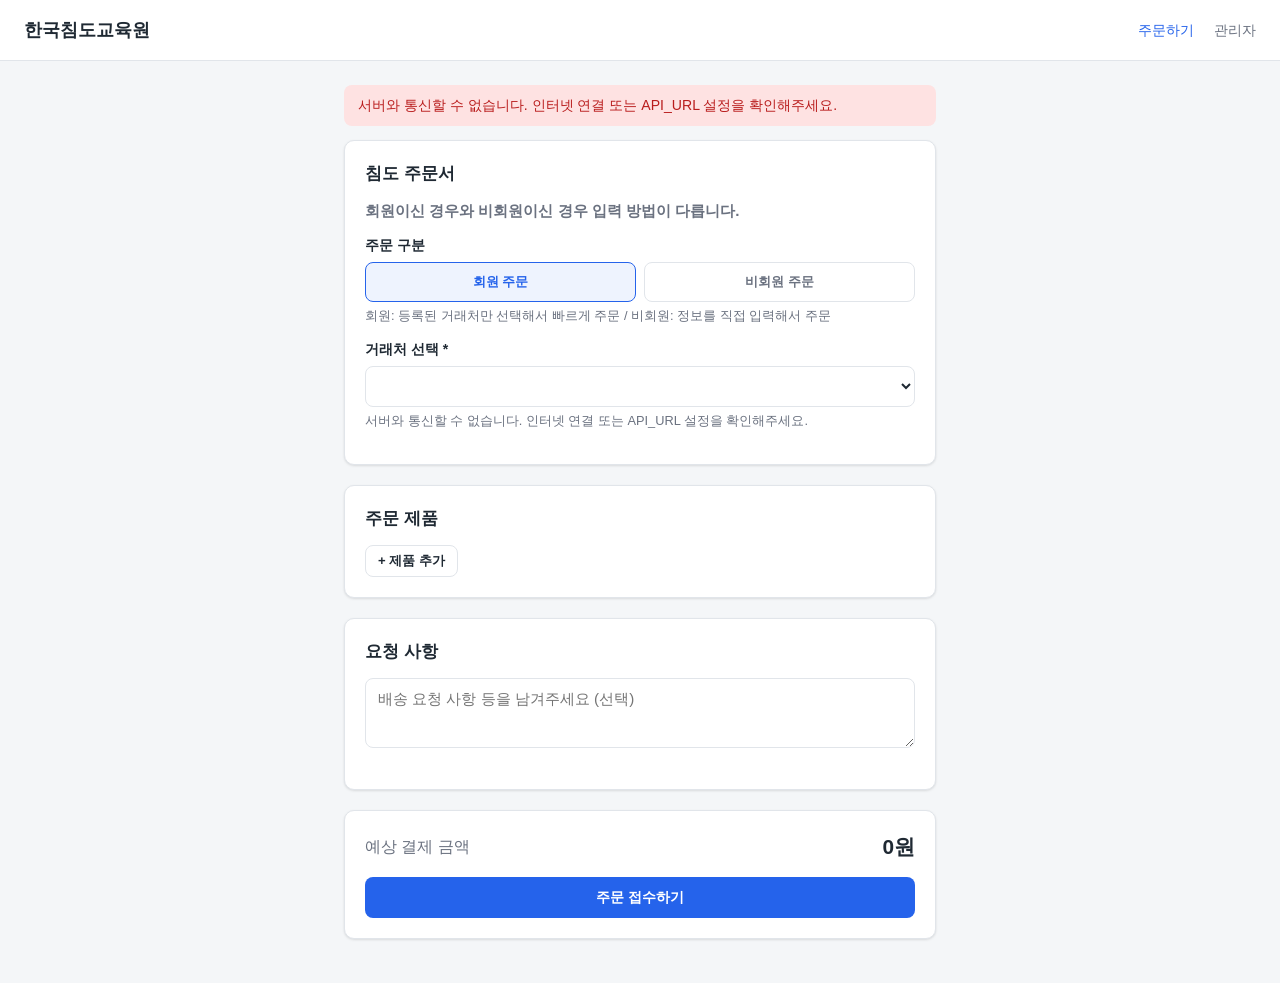
<file: chimdo-order-system/order.html>
<!DOCTYPE html>
<html lang="ko">
<head>
<meta charset="UTF-8">
<meta name="viewport" content="width=device-width, initial-scale=1.0">
<title>침도 주문</title>
<link rel="stylesheet" href="assets/style.css">
</head>
<body>

<header class="app-header">
  <h1 id="site-title">한국침도교육원</h1>
  <nav>
    <a href="order.html" class="active">주문하기</a>
    <a href="admin.html">관리자</a>
  </nav>
</header>

<div class="container" style="max-width:640px;">

  <div id="msg-area"></div>

  <div class="card">
    <h2>침도 주문서</h2>
    <h3>회원이신 경우와 비회원이신 경우 입력 방법이 다릅니다.</h3>

    <div class="field">
      <label>주문 구분</label>
      <div class="toggle-group">
        <button type="button" id="btn-member" class="active">회원 주문</button>
        <button type="button" id="btn-guest">비회원 주문</button>
      </div>
      <div class="field-hint">회원: 등록된 거래처만 선택해서 빠르게 주문 / 비회원: 정보를 직접 입력해서 주문</div>
    </div>

    <!-- 회원 주문 영역 -->
    <div id="member-area">
      <div class="field">
        <label>거래처 선택 *</label>
        <select id="member-select"></select>
        <div class="field-hint" id="member-select-hint">거래처 목록을 불러오는 중입니다...</div>
      </div>
    </div>

    <!-- 비회원 주문 영역 -->
    <div id="guest-area" class="hidden">
      <div class="field">
        <label>이름 / 담당자명 *</label>
        <input type="text" id="guest-name" placeholder="예: 홍길동">
      </div>
      <div class="field">
        <label>병원/업체명</label>
        <input type="text" id="guest-business" placeholder="예: OO한의원">
      </div>
      <div class="field">
        <label>연락처 *</label>
        <input type="tel" id="guest-phone" placeholder="예: 010-1234-5678">
      </div>
      <div class="field">
        <label>이메일</label>
        <input type="email" id="guest-email" placeholder="선택 입력">
      </div>
      <div class="field">
        <label>배송 주소</label>
        <input type="text" id="guest-address" placeholder="배송받으실 주소">
      </div>
    </div>
  </div>

  <div class="card">
    <h2>주문 제품</h2>
    <div id="items-container"></div>
    <button type="button" class="btn secondary small" id="btn-add-item">+ 제품 추가</button>
  </div>

  <div class="card">
    <h2>요청 사항</h2>
    <div class="field">
      <textarea id="memo" placeholder="배송 요청 사항 등을 남겨주세요 (선택)"></textarea>
    </div>
  </div>

  <div class="card">
    <div style="display:flex; justify-content:space-between; align-items:center; margin-bottom:14px;">
      <span class="text-muted">예상 결제 금액</span>
      <strong id="total-amount" style="font-size:1.3rem;">0원</strong>
    </div>
    <button type="button" class="btn" id="btn-submit" style="width:100%;">주문 접수하기</button>
  </div>

</div>

<script src="assets/config.js"></script>
<script src="assets/api.js"></script>
<script src="assets/order.js"></script>
</body>
</html>
</file>
<file: chimdo-b2b-system/assets/style.css>
/* 한국침도교육원 침도 주문관리 시스템 - 공용 스타일
   * 이 시스템은 다른 병원/사이트 디자인과 무관한 독립된 화면입니다. */

:root {
  --color-bg: #f4f6f8;
  --color-surface: #ffffff;
  --color-border: #e1e5ea;
  --color-text: #1f2933;
  --color-text-muted: #6b7280;
  --color-primary: #2563eb;
  --color-primary-dark: #1d4ed8;
  --color-success: #16a34a;
  --color-danger: #dc2626;
  --color-warning: #d97706;
  --radius: 10px;
  --shadow: 0 1px 3px rgba(0, 0, 0, 0.08), 0 1px 2px rgba(0, 0, 0, 0.04);
  font-size: 16px;
}

* { box-sizing: border-box; }

body {
  margin: 0;
  font-family: -apple-system, BlinkMacSystemFont, "Segoe UI", "Apple SD Gothic Neo", "Malgun Gothic", sans-serif;
  background: var(--color-bg);
  color: var(--color-text);
  line-height: 1.5;
}

a { color: var(--color-primary); text-decoration: none; }

.app-header {
  background: var(--color-surface);
  border-bottom: 1px solid var(--color-border);
  padding: 16px 24px;
  display: flex;
  align-items: center;
  justify-content: space-between;
  position: sticky;
  top: 0;
  z-index: 10;
}

.app-header h1 {
  font-size: 1.15rem;
  margin: 0;
}

.app-header nav a {
  margin-left: 16px;
  color: var(--color-text-muted);
  font-size: 0.9rem;
}
.app-header nav a.active,
.app-header nav a:hover { color: var(--color-primary); }

.container {
  max-width: 960px;
  margin: 0 auto;
  padding: 24px;
}

.card {
  background: var(--color-surface);
  border: 1px solid var(--color-border);
  border-radius: var(--radius);
  box-shadow: var(--shadow);
  padding: 20px;
  margin-bottom: 20px;
}

.card h2 {
  margin-top: 0;
  font-size: 1.05rem;
}

.card h3 {
  font-size: 0.95rem;
  color: var(--color-text-muted);
  margin: 0 0 12px;
}

.field { margin-bottom: 14px; }
.field label {
  display: block;
  font-size: 0.88rem;
  font-weight: 600;
  margin-bottom: 6px;
  color: var(--color-text);
}
.field-hint {
  font-size: 0.8rem;
  color: var(--color-text-muted);
  margin-top: 4px;
}

input[type="text"],
input[type="tel"],
input[type="email"],
input[type="number"],
input[type="password"],
input[type="date"],
select,
textarea {
  width: 100%;
  padding: 10px 12px;
  border: 1px solid var(--color-border);
  border-radius: 8px;
  font-size: 0.95rem;
  background: #fff;
  color: var(--color-text);
  font-family: inherit;
}
textarea { resize: vertical; min-height: 70px; }
input:focus, select:focus, textarea:focus {
  outline: none;
  border-color: var(--color-primary);
  box-shadow: 0 0 0 3px rgba(37, 99, 235, 0.15);
}

.btn {
  display: inline-flex;
  align-items: center;
  justify-content: center;
  gap: 6px;
  padding: 10px 18px;
  border-radius: 8px;
  border: 1px solid transparent;
  background: var(--color-primary);
  color: #fff;
  font-size: 0.9rem;
  font-weight: 600;
  cursor: pointer;
}
.btn:hover { background: var(--color-primary-dark); }
.btn:disabled { opacity: 0.5; cursor: not-allowed; }
.btn.secondary { background: var(--color-surface); color: var(--color-text); border-color: var(--color-border); }
.btn.secondary:hover { background: #f0f2f5; }
.btn.danger { background: var(--color-danger); }
.btn.small { padding: 6px 12px; font-size: 0.82rem; }

.toggle-group { display: flex; gap: 8px; }
.toggle-group button {
  flex: 1;
  padding: 10px;
  border: 1px solid var(--color-border);
  background: #fff;
  border-radius: 8px;
  cursor: pointer;
  font-weight: 600;
  color: var(--color-text-muted);
}
.toggle-group button.active {
  border-color: var(--color-primary);
  background: rgba(37, 99, 235, 0.08);
  color: var(--color-primary);
}

table { width: 100%; border-collapse: collapse; font-size: 0.88rem; }
th, td { text-align: left; padding: 10px 8px; border-bottom: 1px solid var(--color-border); vertical-align: top; }
th { color: var(--color-text-muted); font-weight: 600; font-size: 0.8rem; text-transform: uppercase; letter-spacing: 0.02em; }
tr:last-child td { border-bottom: none; }

.badge {
  display: inline-block;
  padding: 3px 9px;
  border-radius: 999px;
  font-size: 0.76rem;
  font-weight: 700;
}
.badge.status-접수 { background: #e0e7ff; color: #4338ca; }
.badge.status-확인중 { background: #fef3c7; color: #b45309; }
.badge.status-배송중 { background: #dbeafe; color: #1d4ed8; }
.badge.status-완료 { background: #dcfce7; color: #15803d; }
.badge.status-취소 { background: #fee2e2; color: #b91c1c; }
.badge.type-회원 { background: #ede9fe; color: #6d28d9; }
.badge.type-비회원 { background: #f3f4f6; color: #4b5563; }

.stat-grid {
  display: grid;
  grid-template-columns: repeat(auto-fit, minmax(150px, 1fr));
  gap: 12px;
  margin-bottom: 20px;
}
.stat-tile {
  background: var(--color-surface);
  border: 1px solid var(--color-border);
  border-radius: var(--radius);
  padding: 16px;
}
.stat-tile .label { font-size: 0.8rem; color: var(--color-text-muted); margin-bottom: 6px; }
.stat-tile .value { font-size: 1.4rem; font-weight: 700; }
.stat-tile.highlight { border-color: var(--color-primary); background: rgba(37, 99, 235, 0.05); }
.stat-tile.highlight .value { color: var(--color-primary); }

.item-row {
  display: grid;
  grid-template-columns: 2fr 1fr 1fr auto;
  gap: 8px;
  align-items: center;
  margin-bottom: 8px;
}

.msg { padding: 10px 14px; border-radius: 8px; font-size: 0.88rem; margin-bottom: 14px; }
.msg.error { background: #fee2e2; color: #b91c1c; }
.msg.success { background: #dcfce7; color: #15803d; }

.empty-state { text-align: center; color: var(--color-text-muted); padding: 32px 0; font-size: 0.9rem; }

.tabs { display: flex; gap: 4px; border-bottom: 1px solid var(--color-border); margin-bottom: 20px; }
.tabs button {
  padding: 10px 16px;
  border: none;
  background: none;
  cursor: pointer;
  font-size: 0.9rem;
  font-weight: 600;
  color: var(--color-text-muted);
  border-bottom: 2px solid transparent;
  margin-bottom: -1px;
}
.tabs button.active { color: var(--color-primary); border-bottom-color: var(--color-primary); }

.filter-bar { display: flex; gap: 10px; flex-wrap: wrap; align-items: flex-end; margin-bottom: 16px; }
.filter-bar .field { margin-bottom: 0; min-width: 140px; }

.login-screen {
  min-height: 100vh;
  display: flex;
  align-items: center;
  justify-content: center;
}
.login-box { width: 100%; max-width: 360px; }

.text-muted { color: var(--color-text-muted); }
.text-right { text-align: right; }
.mt-0 { margin-top: 0; }
.hidden { display: none !important; }
</file>
<file: chimdo-order-system/assets/style.css>
/* 한국침도교육원 침도 주문관리 시스템 - 공용 스타일
   * 이 시스템은 다른 병원/사이트 디자인과 무관한 독립된 화면입니다. */

:root {
  --color-bg: #f4f6f8;
  --color-surface: #ffffff;
  --color-border: #e1e5ea;
  --color-text: #1f2933;
  --color-text-muted: #6b7280;
  --color-primary: #2563eb;
  --color-primary-dark: #1d4ed8;
  --color-success: #16a34a;
  --color-danger: #dc2626;
  --color-warning: #d97706;
  --radius: 10px;
  --shadow: 0 1px 3px rgba(0, 0, 0, 0.08), 0 1px 2px rgba(0, 0, 0, 0.04);
  font-size: 16px;
}

* { box-sizing: border-box; }

body {
  margin: 0;
  font-family: -apple-system, BlinkMacSystemFont, "Segoe UI", "Apple SD Gothic Neo", "Malgun Gothic", sans-serif;
  background: var(--color-bg);
  color: var(--color-text);
  line-height: 1.5;
}

a { color: var(--color-primary); text-decoration: none; }

.app-header {
  background: var(--color-surface);
  border-bottom: 1px solid var(--color-border);
  padding: 16px 24px;
  display: flex;
  align-items: center;
  justify-content: space-between;
  position: sticky;
  top: 0;
  z-index: 10;
}

.app-header h1 {
  font-size: 1.15rem;
  margin: 0;
}

.app-header nav a {
  margin-left: 16px;
  color: var(--color-text-muted);
  font-size: 0.9rem;
}
.app-header nav a.active,
.app-header nav a:hover { color: var(--color-primary); }

.container {
  max-width: 960px;
  margin: 0 auto;
  padding: 24px;
}

.card {
  background: var(--color-surface);
  border: 1px solid var(--color-border);
  border-radius: var(--radius);
  box-shadow: var(--shadow);
  padding: 20px;
  margin-bottom: 20px;
}

.card h2 {
  margin-top: 0;
  font-size: 1.05rem;
}

.card h3 {
  font-size: 0.95rem;
  color: var(--color-text-muted);
  margin: 0 0 12px;
}

.field { margin-bottom: 14px; }
.field label {
  display: block;
  font-size: 0.88rem;
  font-weight: 600;
  margin-bottom: 6px;
  color: var(--color-text);
}
.field-hint {
  font-size: 0.8rem;
  color: var(--color-text-muted);
  margin-top: 4px;
}

input[type="text"],
input[type="tel"],
input[type="email"],
input[type="number"],
input[type="password"],
input[type="date"],
select,
textarea {
  width: 100%;
  padding: 10px 12px;
  border: 1px solid var(--color-border);
  border-radius: 8px;
  font-size: 0.95rem;
  background: #fff;
  color: var(--color-text);
  font-family: inherit;
}
textarea { resize: vertical; min-height: 70px; }
input:focus, select:focus, textarea:focus {
  outline: none;
  border-color: var(--color-primary);
  box-shadow: 0 0 0 3px rgba(37, 99, 235, 0.15);
}

.btn {
  display: inline-flex;
  align-items: center;
  justify-content: center;
  gap: 6px;
  padding: 10px 18px;
  border-radius: 8px;
  border: 1px solid transparent;
  background: var(--color-primary);
  color: #fff;
  font-size: 0.9rem;
  font-weight: 600;
  cursor: pointer;
}
.btn:hover { background: var(--color-primary-dark); }
.btn:disabled { opacity: 0.5; cursor: not-allowed; }
.btn.secondary { background: var(--color-surface); color: var(--color-text); border-color: var(--color-border); }
.btn.secondary:hover { background: #f0f2f5; }
.btn.danger { background: var(--color-danger); }
.btn.small { padding: 6px 12px; font-size: 0.82rem; }

.toggle-group { display: flex; gap: 8px; }
.toggle-group button {
  flex: 1;
  padding: 10px;
  border: 1px solid var(--color-border);
  background: #fff;
  border-radius: 8px;
  cursor: pointer;
  font-weight: 600;
  color: var(--color-text-muted);
}
.toggle-group button.active {
  border-color: var(--color-primary);
  background: rgba(37, 99, 235, 0.08);
  color: var(--color-primary);
}

table { width: 100%; border-collapse: collapse; font-size: 0.88rem; }
th, td { text-align: left; padding: 10px 8px; border-bottom: 1px solid var(--color-border); vertical-align: top; }
th { color: var(--color-text-muted); font-weight: 600; font-size: 0.8rem; text-transform: uppercase; letter-spacing: 0.02em; }
tr:last-child td { border-bottom: none; }

.badge {
  display: inline-block;
  padding: 3px 9px;
  border-radius: 999px;
  font-size: 0.76rem;
  font-weight: 700;
}
.badge.status-접수 { background: #e0e7ff; color: #4338ca; }
.badge.status-확인중 { background: #fef3c7; color: #b45309; }
.badge.status-배송중 { background: #dbeafe; color: #1d4ed8; }
.badge.status-완료 { background: #dcfce7; color: #15803d; }
.badge.status-취소 { background: #fee2e2; color: #b91c1c; }
.badge.type-회원 { background: #ede9fe; color: #6d28d9; }
.badge.type-비회원 { background: #f3f4f6; color: #4b5563; }

.stat-grid {
  display: grid;
  grid-template-columns: repeat(auto-fit, minmax(150px, 1fr));
  gap: 12px;
  margin-bottom: 20px;
}
.stat-tile {
  background: var(--color-surface);
  border: 1px solid var(--color-border);
  border-radius: var(--radius);
  padding: 16px;
}
.stat-tile .label { font-size: 0.8rem; color: var(--color-text-muted); margin-bottom: 6px; }
.stat-tile .value { font-size: 1.4rem; font-weight: 700; }
.stat-tile.highlight { border-color: var(--color-primary); background: rgba(37, 99, 235, 0.05); }
.stat-tile.highlight .value { color: var(--color-primary); }

.item-row {
  display: grid;
  grid-template-columns: 2fr 1fr 1fr auto;
  gap: 8px;
  align-items: center;
  margin-bottom: 8px;
}

.msg { padding: 10px 14px; border-radius: 8px; font-size: 0.88rem; margin-bottom: 14px; }
.msg.error { background: #fee2e2; color: #b91c1c; }
.msg.success { background: #dcfce7; color: #15803d; }

.empty-state { text-align: center; color: var(--color-text-muted); padding: 32px 0; font-size: 0.9rem; }

.tabs { display: flex; gap: 4px; border-bottom: 1px solid var(--color-border); margin-bottom: 20px; }
.tabs button {
  padding: 10px 16px;
  border: none;
  background: none;
  cursor: pointer;
  font-size: 0.9rem;
  font-weight: 600;
  color: var(--color-text-muted);
  border-bottom: 2px solid transparent;
  margin-bottom: -1px;
}
.tabs button.active { color: var(--color-primary); border-bottom-color: var(--color-primary); }

.filter-bar { display: flex; gap: 10px; flex-wrap: wrap; align-items: flex-end; margin-bottom: 16px; }
.filter-bar .field { margin-bottom: 0; min-width: 140px; }

.login-screen {
  min-height: 100vh;
  display: flex;
  align-items: center;
  justify-content: center;
}
.login-box { width: 100%; max-width: 360px; }

.text-muted { color: var(--color-text-muted); }
.text-right { text-align: right; }
.mt-0 { margin-top: 0; }
.hidden { display: none !important; }
</file>
